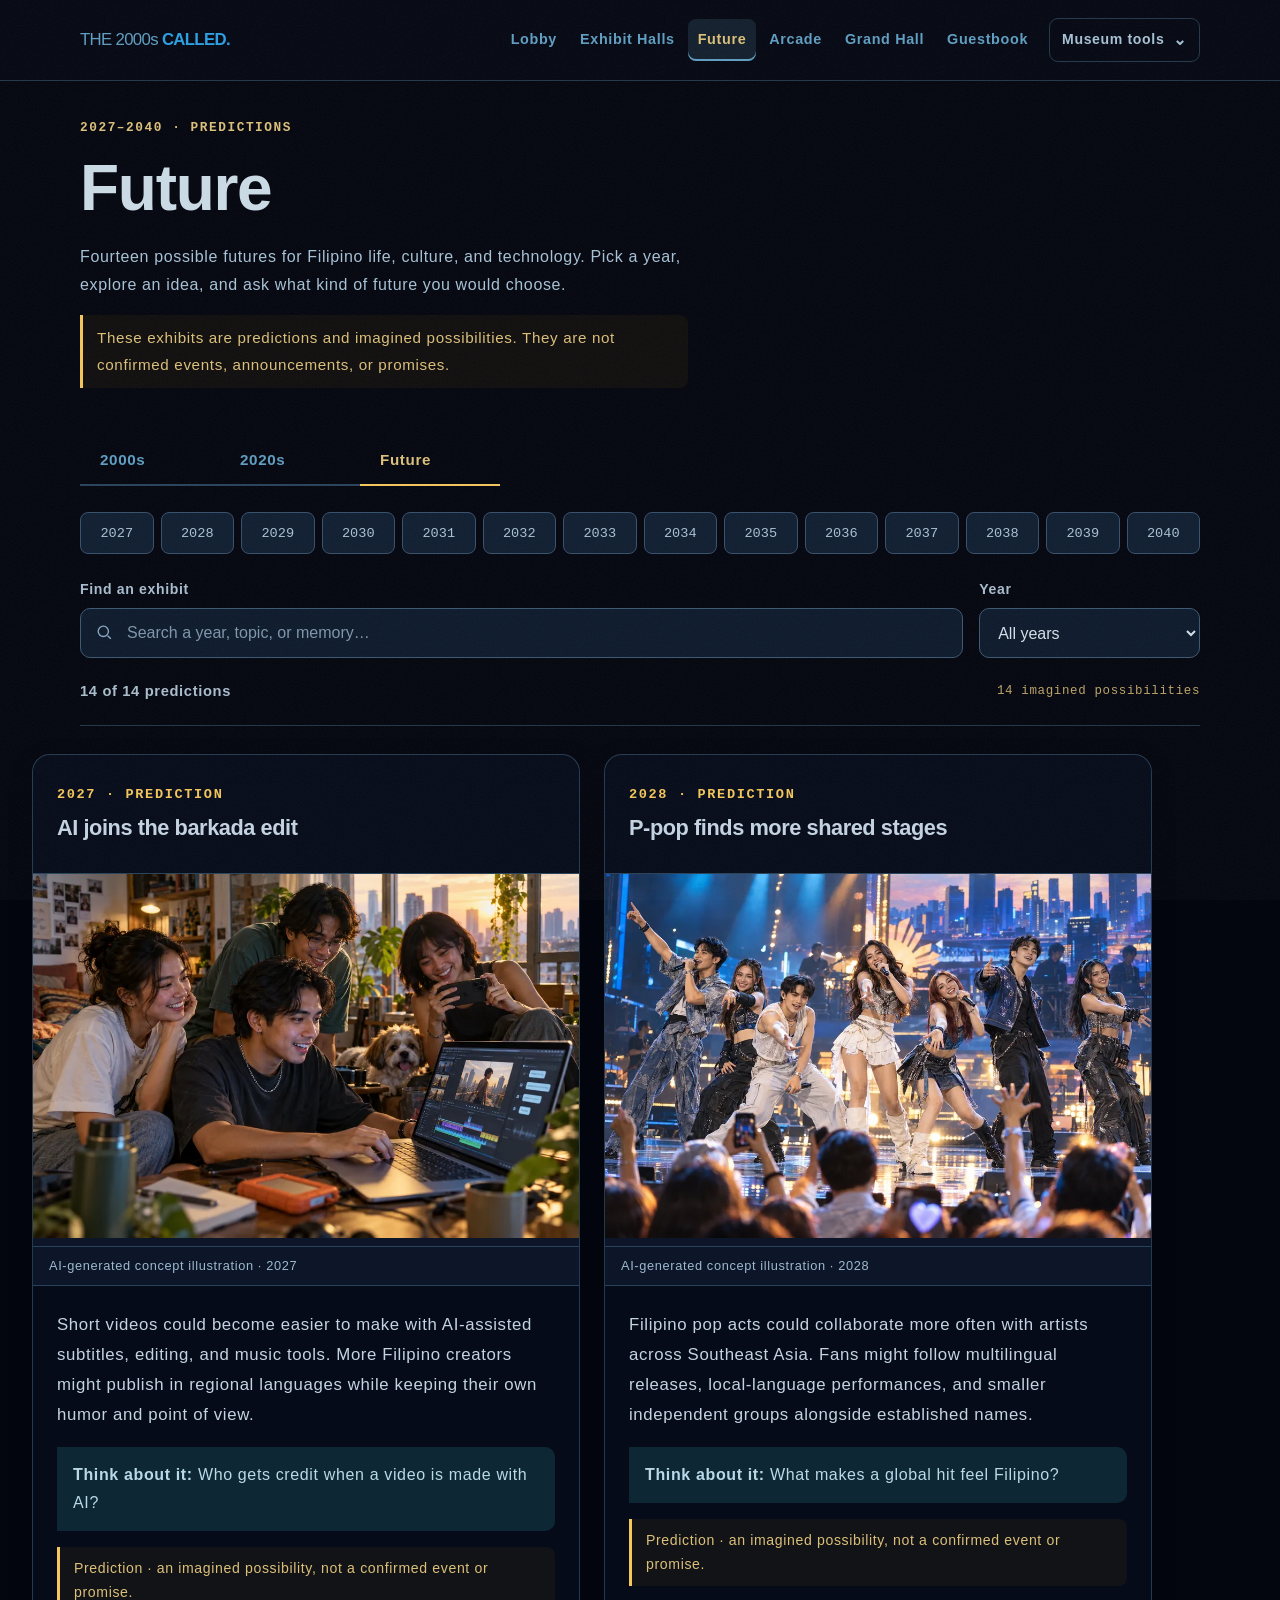
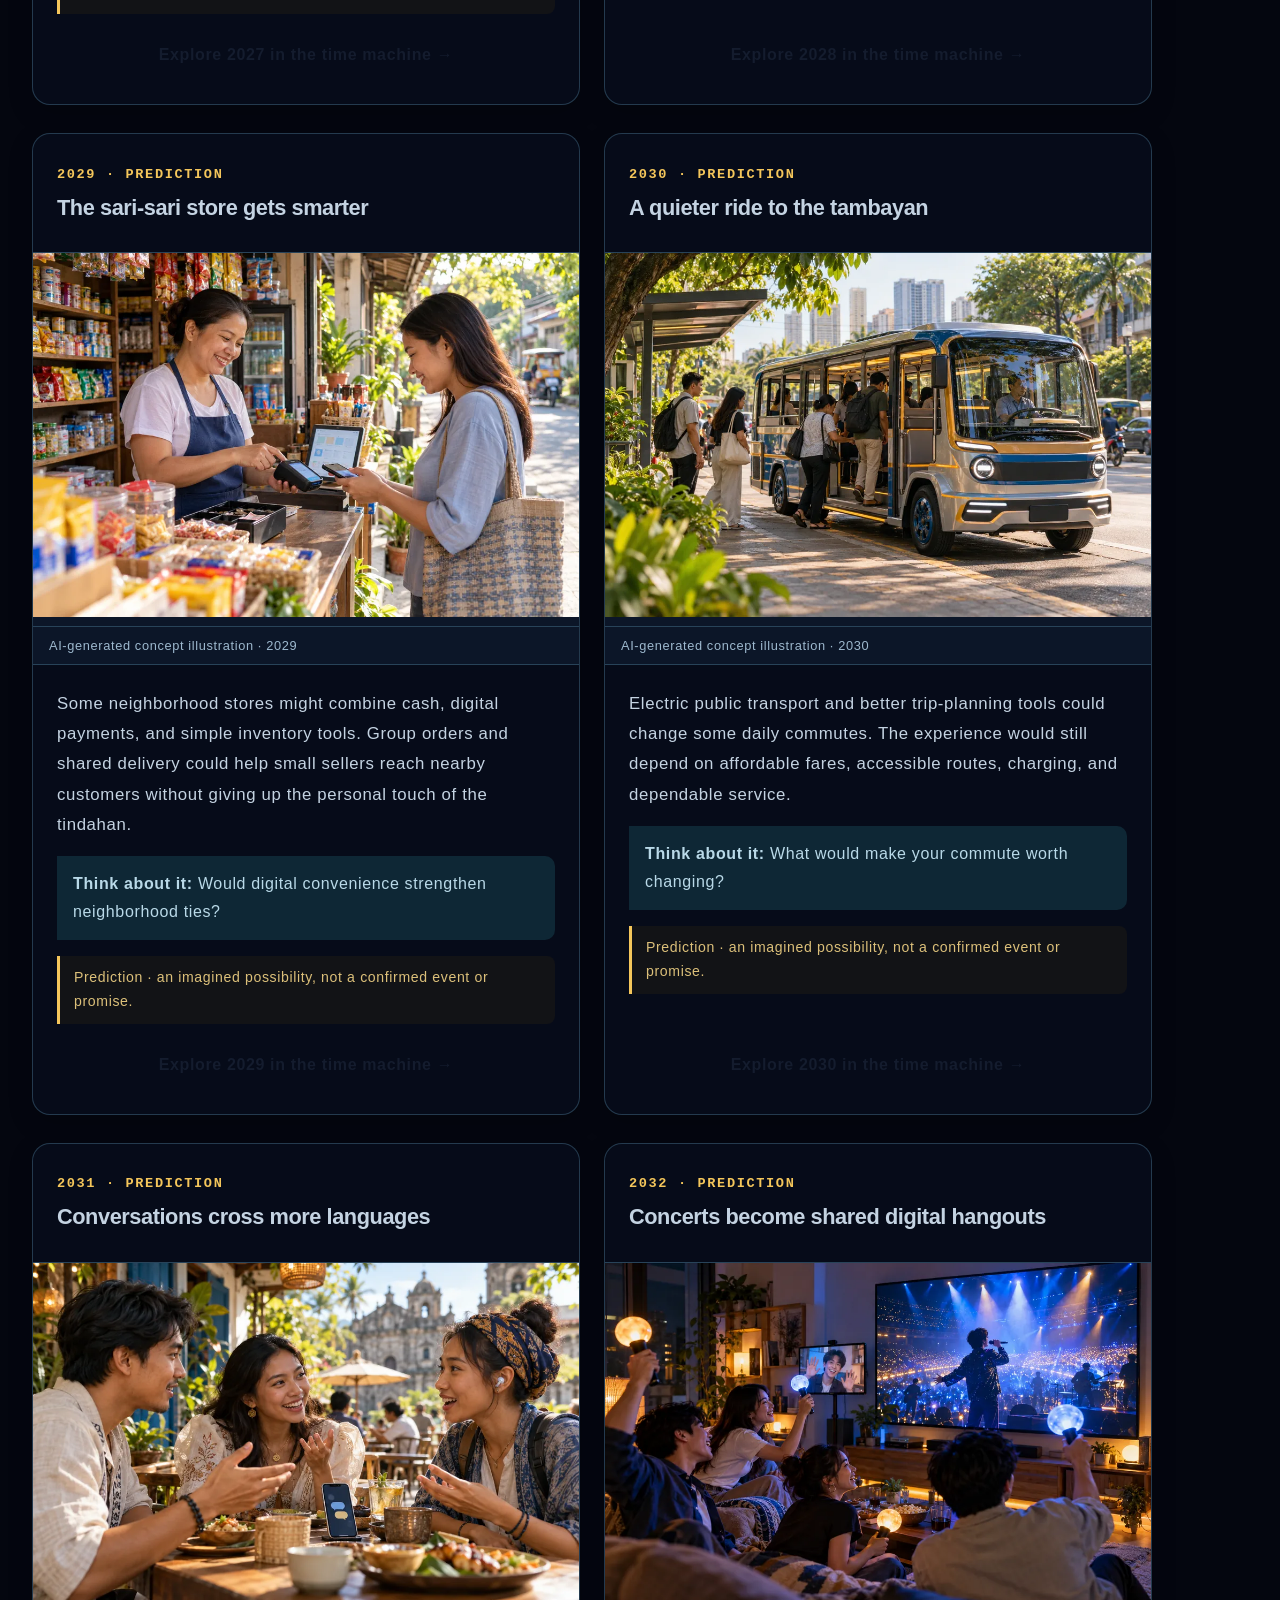
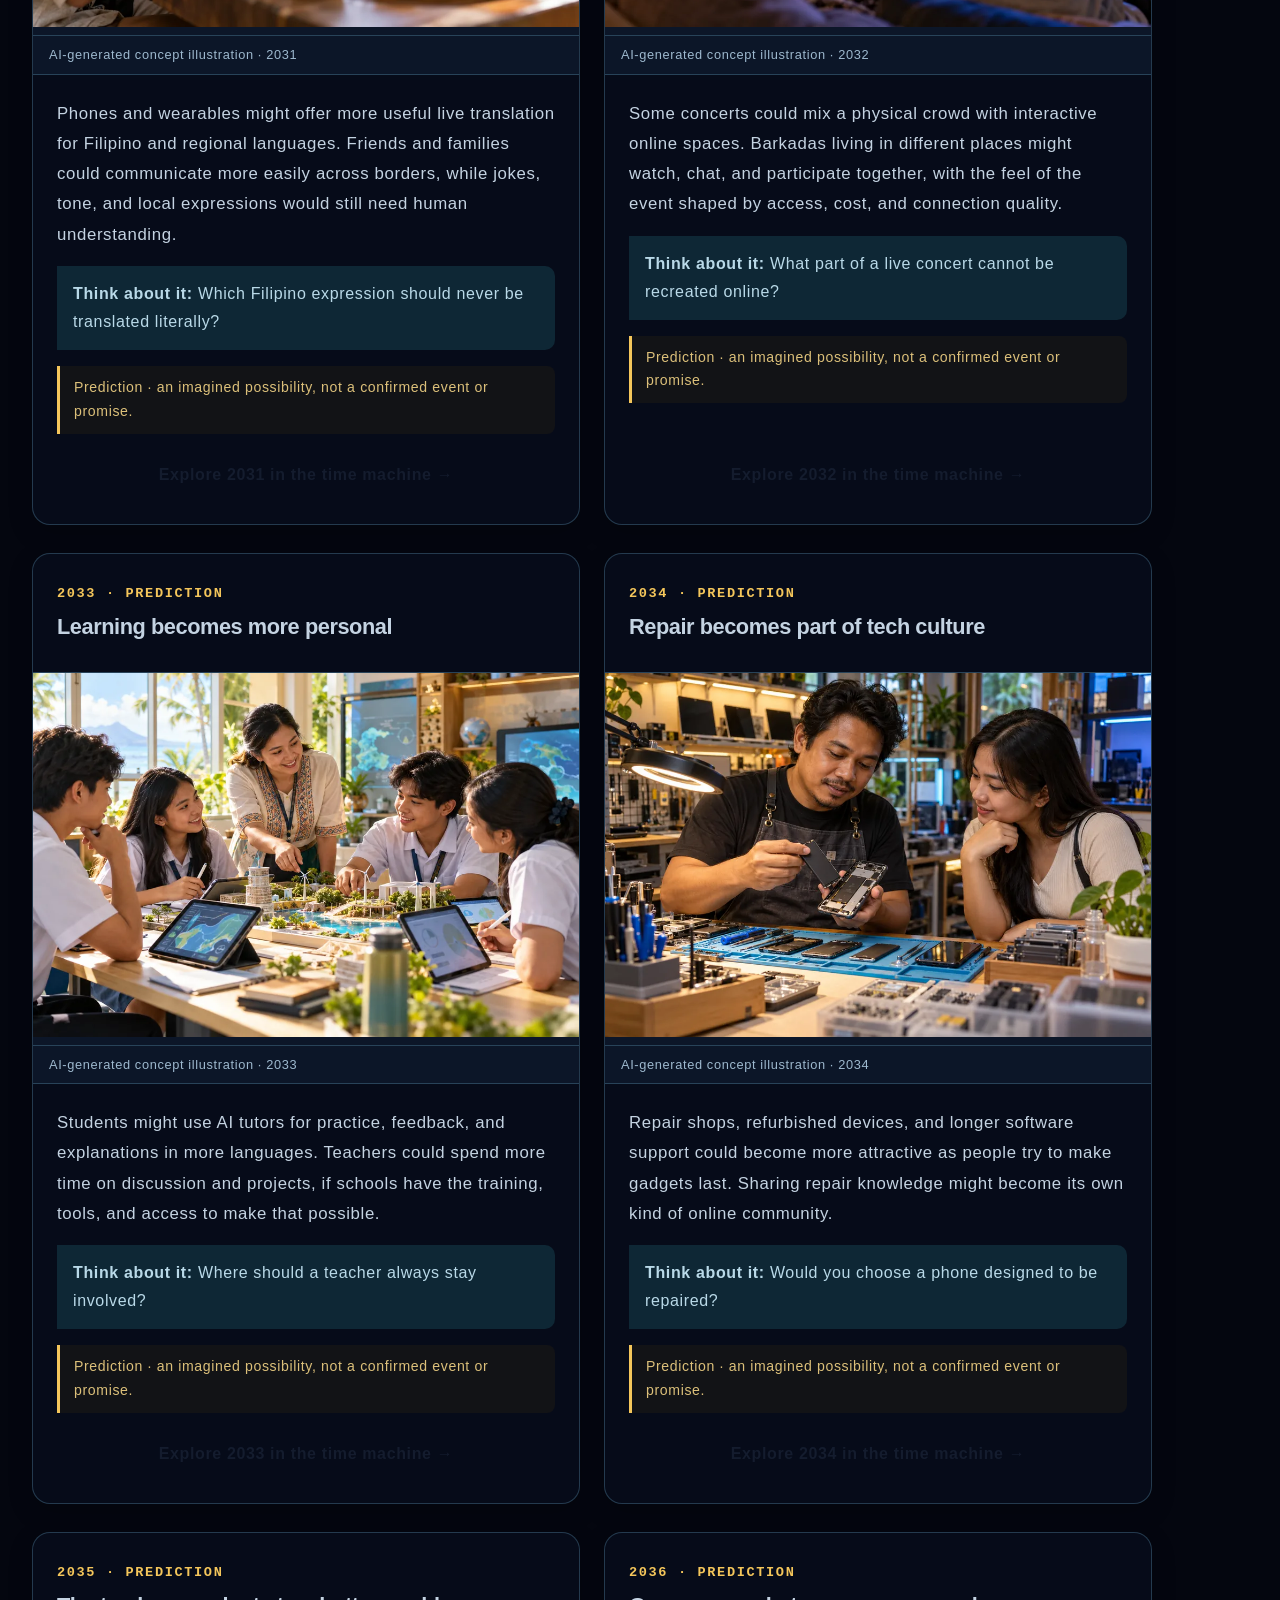
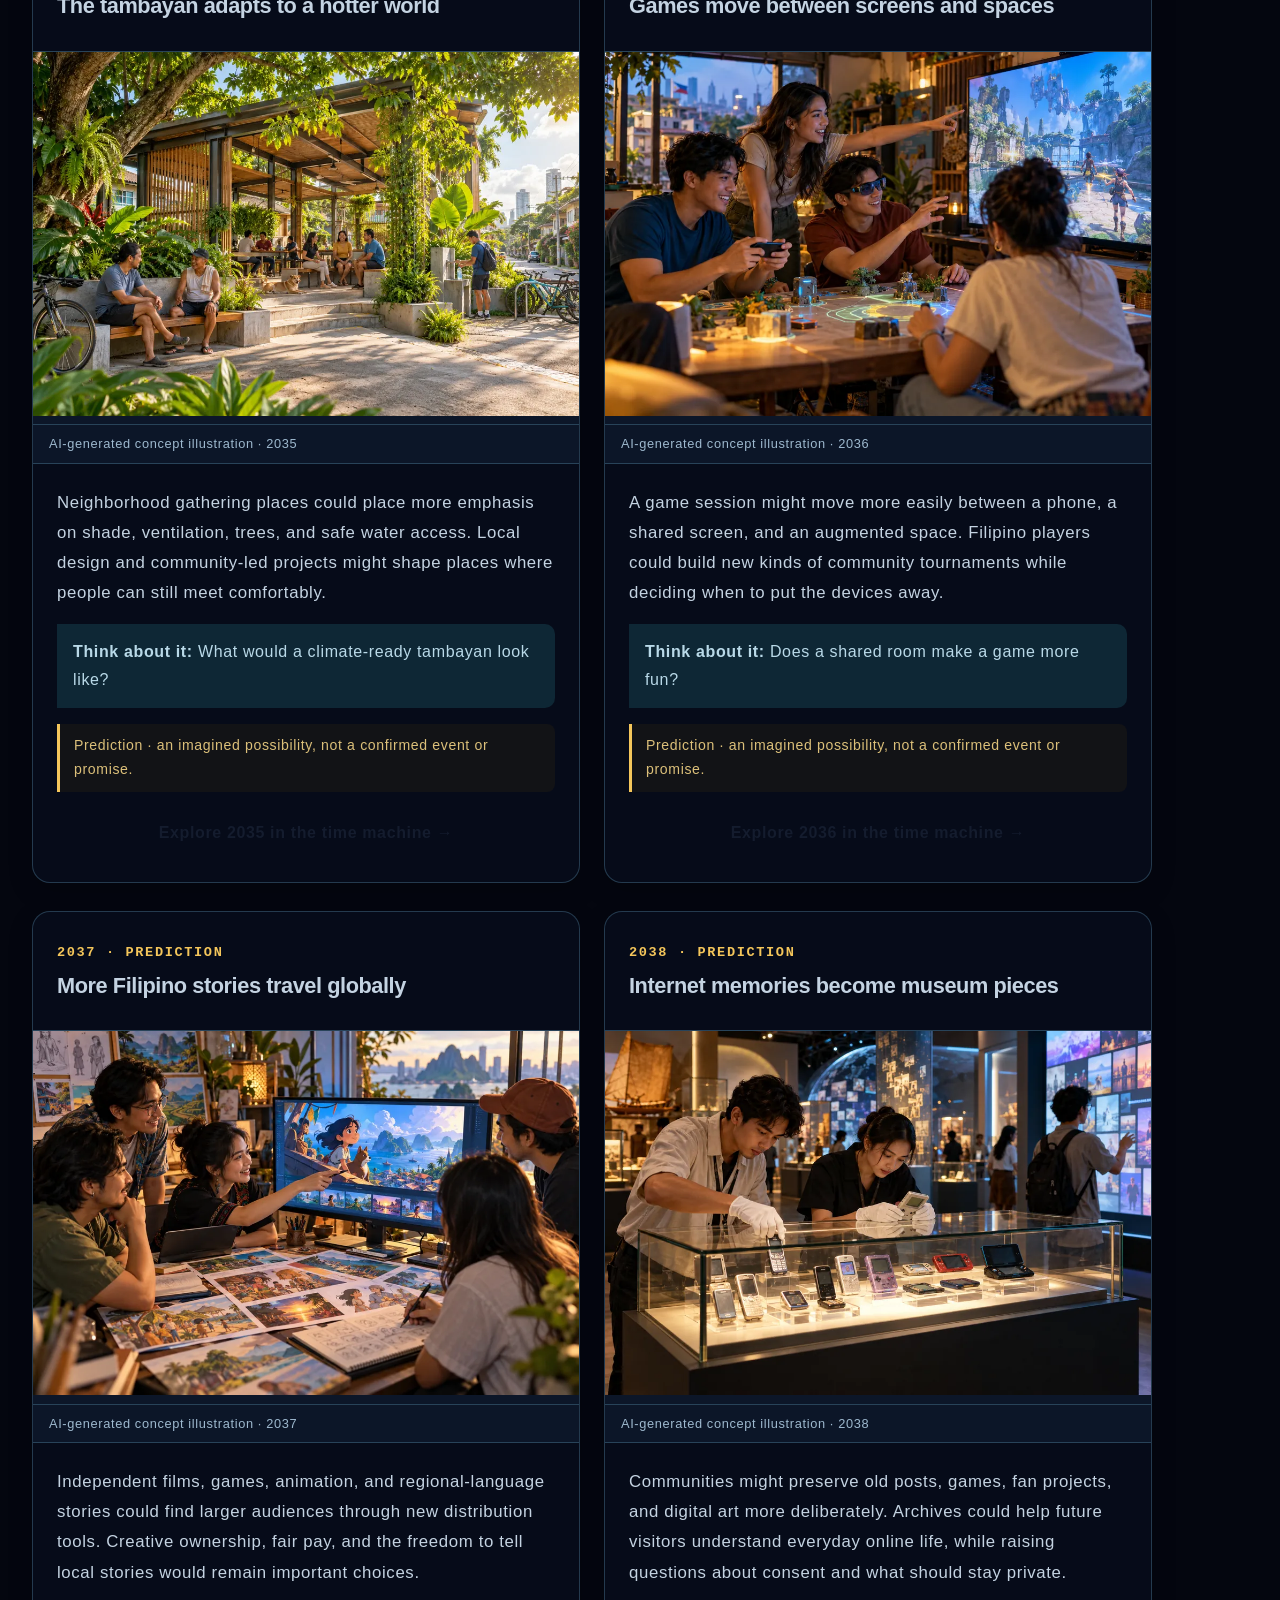
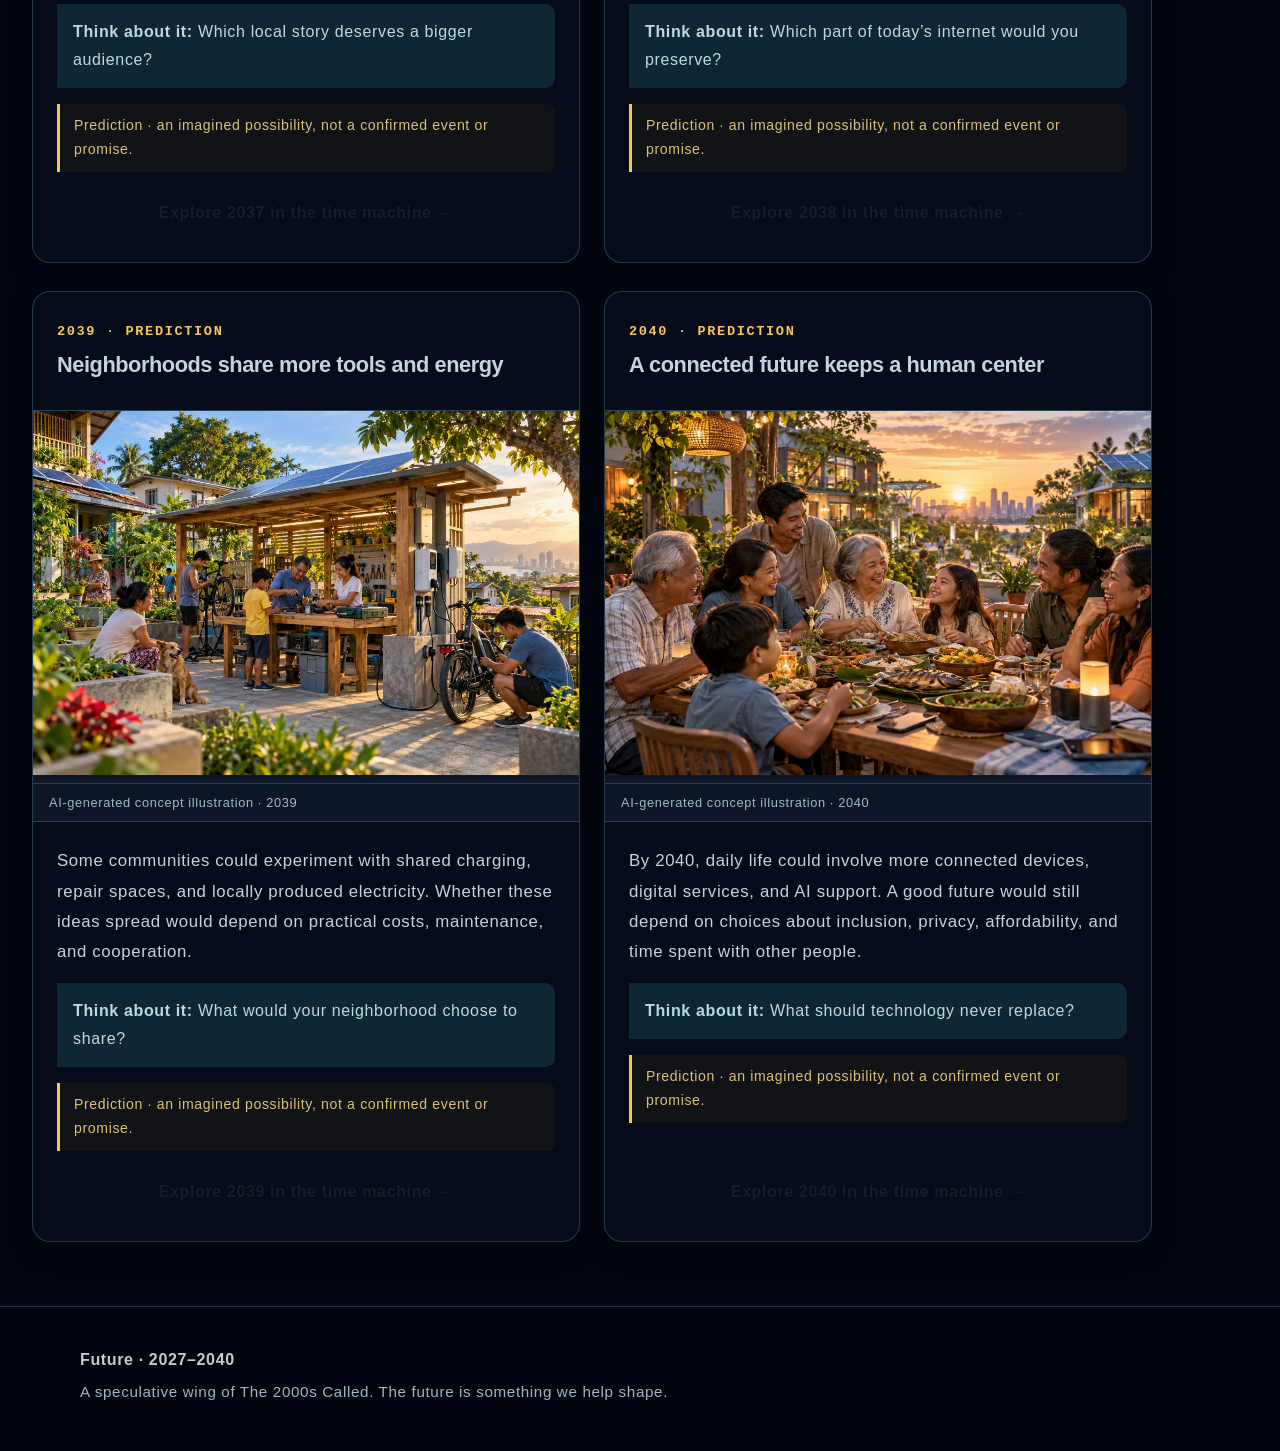
<file: exhibits-future.html>
<!DOCTYPE html>
<html lang="en">
<head>
<meta charset="utf-8">
<meta name="viewport" content="width=device-width,initial-scale=1,viewport-fit=cover">
<title>Future · Exhibit Halls · The 2000s Called</title>
<meta name="description" content="Explore possible Filipino futures from 2027 to 2040. These exhibits are predictions, not confirmed events.">
<link rel="preconnect" href="https://commons.wikimedia.org">
<link rel="dns-prefetch" href="https://commons.wikimedia.org">
<link rel="canonical" href="https://lrcadelcarmenIT.github.io/y2kcalled.ppc/exhibits-future.html">
<meta property="og:title" content="Future · Exhibit Halls · The 2000s Called">
<meta property="og:description" content="Explore possible Filipino futures from 2027 to 2040. These exhibits are predictions, not confirmed events.">
<meta property="og:type" content="website">
<meta property="og:url" content="https://lrcadelcarmenIT.github.io/y2kcalled.ppc/exhibits-future.html">
<meta name="twitter:card" content="summary">
<meta name="twitter:title" content="Future · Exhibit Halls · The 2000s Called">
<meta name="twitter:description" content="Explore possible Filipino futures from 2027 to 2040. These exhibits are predictions, not confirmed events.">
<link rel="stylesheet" href="museum.css?v=noshadow">
<link rel="stylesheet" href="layout.css?v=noglow">
<link rel="stylesheet" href="enhance.css?v=noglow">
</head>
<body class="future">
<div class="site-dust" id="site-dust" aria-hidden="true"></div>
<div class="grain" aria-hidden="true"></div>
<canvas id="confetti-canvas" aria-hidden="true"></canvas>
<a class="skip" href="#top">Skip to content</a>
<header class="mast"><div class="shell mast-row">
  <a class="mark" href="index.html">THE 2000s <b>CALLED.</b></a>
  <button type="button" class="nav-toggle" aria-controls="site-menu" aria-expanded="false">Menu</button>
  <nav id="site-menu" aria-label="Main navigation">
    <a href="index.html" id="nav-home">Lobby</a>
    <a href="exhibits.html" id="nav-archive">Exhibit Halls</a>
    <a href="exhibits-future.html" id="nav-future" aria-current="page">Future</a>
    <a href="play.html" id="nav-play">Arcade</a>
    <a href="walk.html" id="nav-walk">Grand Hall</a>
    <a href="guestbook.html" id="nav-gb">Guestbook</a>
    <details class="museum-extras"><summary>Museum tools</summary><div class="museum-extras-panel">
      <span class="badge off" id="stamp-badge"><span class="dot"></span>STAMPS <b id="stamp-count">0/11</b></span>
    </div></details>
  </nav>
</div></header>
<main id="top">
  <section class="future-intro shell" aria-labelledby="future-title">
    <p class="eyebrow">2027–2040 · PREDICTIONS</p>
    <h1 id="future-title">Future</h1>
    <p>Fourteen possible futures for Filipino life, culture, and technology. Pick a year, explore an idea, and ask what kind of future you would choose.</p>
    <p class="prediction-note">These exhibits are predictions and imagined possibilities. They are not confirmed events, announcements, or promises.</p>
  </section>
  <nav class="hall-switcher" aria-label="Exhibit halls"><a href="exhibits.html">2000s</a><a href="exhibits20.html">2020s</a><a href="exhibits-future.html" aria-current="page">Future</a></nav>
<div class="ex-list" id="future-exhibits"></div>
</main>
<footer class="foot"><div class="foot-grid"><div>
  <strong>Future · 2027–2040</strong>
  <p>A speculative wing of The 2000s Called. The future is something we help shape.</p>
</div></div></footer>
<button type="button" id="to-top" aria-label="Back to top">↑</button>
<button type="button" id="lang-toggle" hidden>TAGLISH</button>
<div class="celebrate" id="celebrate" hidden><div class="celebrate-card"><button type="button" id="celebrate-close">Close</button></div></div>
<script src="future.js?v=opt1"></script>
<script src="museum.js?v=noshadow"></script>
<script>
(function(){
  const list=document.getElementById('future-exhibits');
  Object.entries(window.FUTURE_PREDICTIONS).forEach(([id,d])=>{
    const card=document.createElement('article');
    card.className='ex-card';card.id='exhibit-'+id;
    card.innerHTML='<header class="ex-heading"><p class="ex-year">'+d.year+' · PREDICTION</p><h2>'+d.title+'</h2></header>'
      +'<figure class="future-photo"><img class="ex-photo" src="'+d.image.src+'" alt="'+d.image.alt+'" width="'+d.image.width+'" height="'+d.image.height+'" loading="lazy" decoding="async"><figcaption>'+d.image.caption+'</figcaption></figure>'
      +'<div class="ex-body"><p class="ex-text">'+d.body+'</p>'
      +'<p class="ex-tn"><b>Think about it:</b> '+d.question+'</p>'
      +'<p class="ex-src prediction-note">'+d.note+'</p>'
      +'<a class="ex-play future-travel" href="walk.html?year='+d.year+'">Explore '+d.year+' in the time machine →</a></div>';
    list.appendChild(card);
  });
  if(location.hash){const target=document.getElementById(location.hash.slice(1));if(target)requestAnimationFrame(()=>target.scrollIntoView({behavior:'instant'}));}
})();
</script>
<script src="enhance.js?v=opt1"></script>
</body>
</html>
</file>
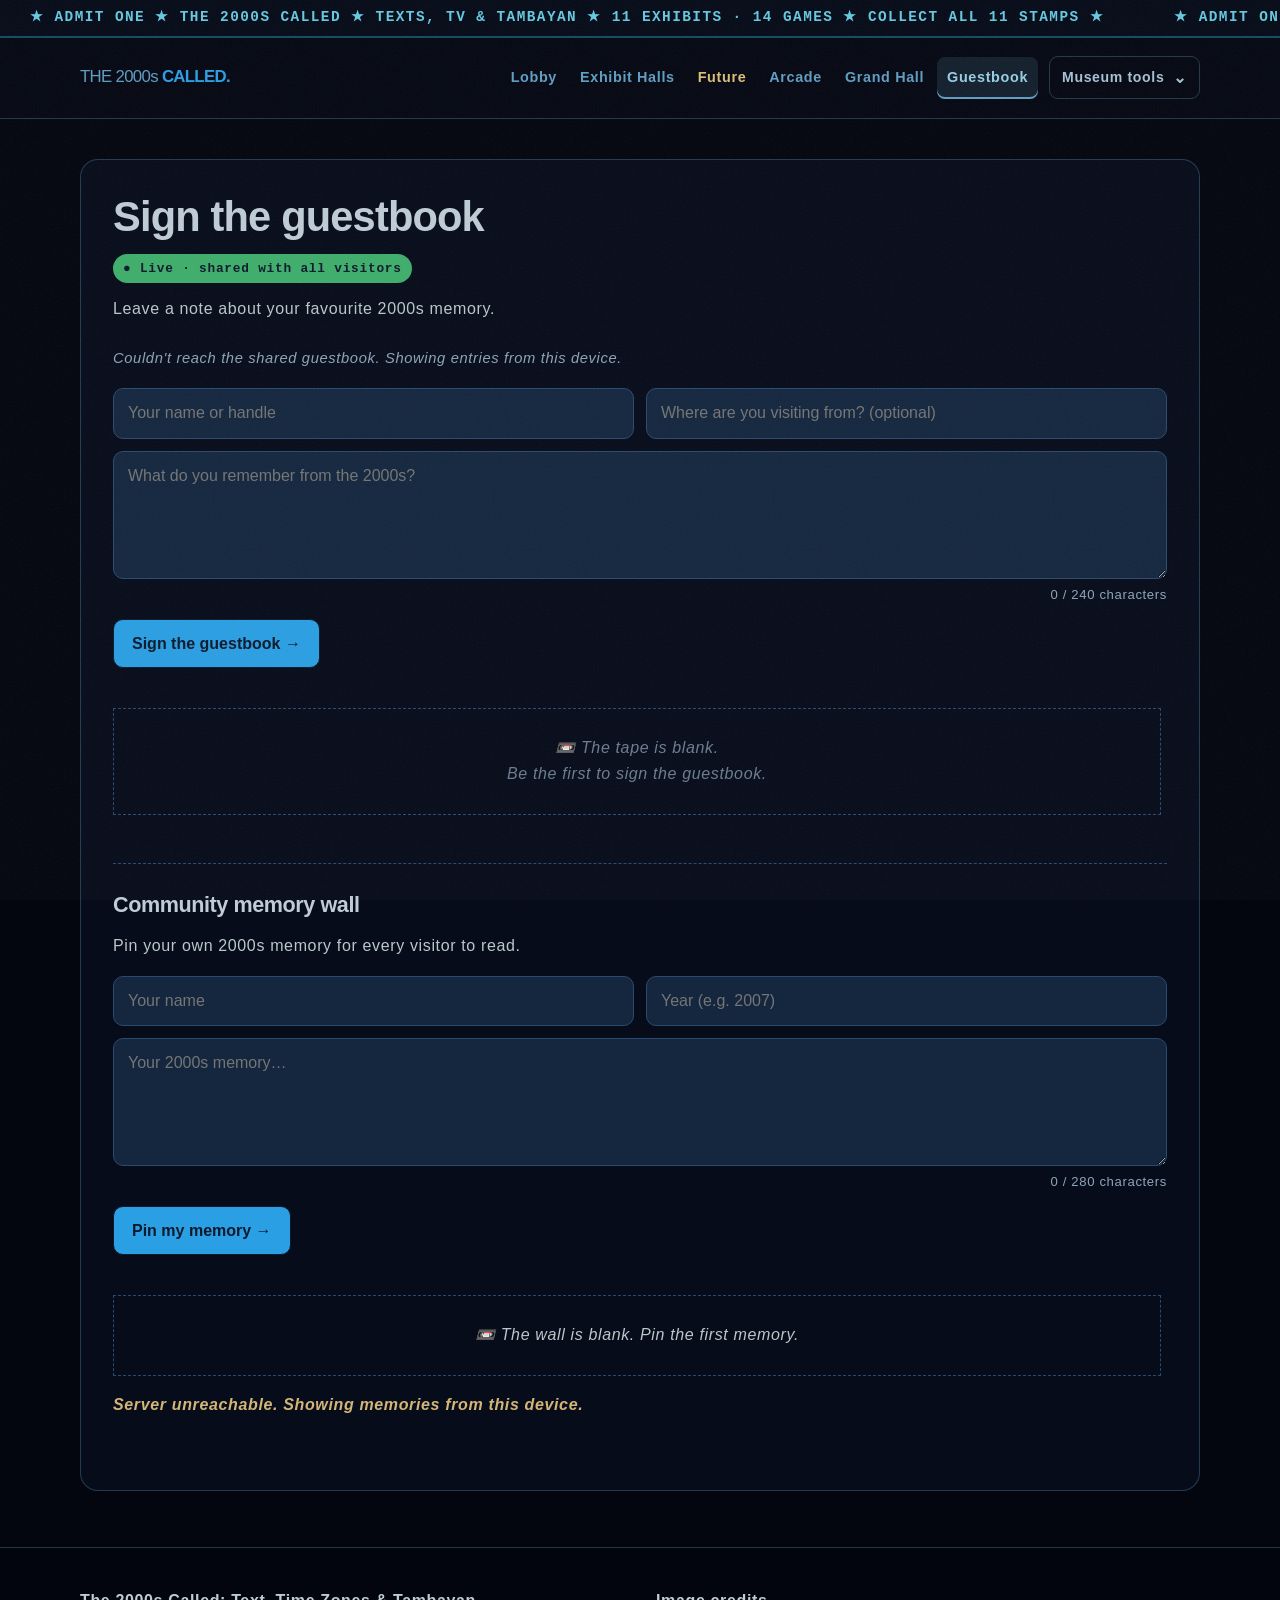
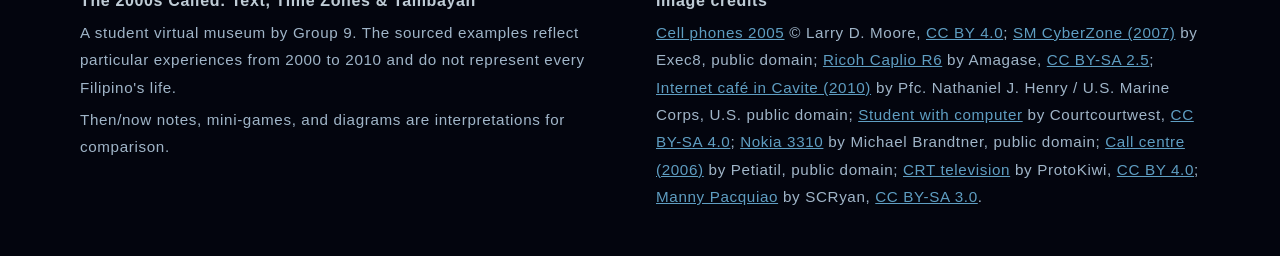
<file: guestbook.html>
<!DOCTYPE html>
<html lang="en">
<head>
<meta charset="utf-8">
<meta name="viewport" content="width=device-width,initial-scale=1,viewport-fit=cover">
<title>Guestbook · The 2000s Called</title>
<meta name="description" content="Sign the guestbook and leave a memory at The 2000s Called, a Philippine pop culture virtual museum.">
<link rel="preconnect" href="https://commons.wikimedia.org">
<link rel="dns-prefetch" href="https://commons.wikimedia.org">
<link rel="canonical" href="https://lrcadelcarmenIT.github.io/y2kcalled.ppc/guestbook.html">
<meta property="og:title" content="Guestbook · The 2000s Called">
<meta property="og:description" content="Sign the guestbook and leave a memory at The 2000s Called, a Philippine pop culture virtual museum.">
<meta property="og:type" content="website">
<meta property="og:url" content="https://lrcadelcarmenIT.github.io/y2kcalled.ppc/guestbook.html">
<meta name="twitter:card" content="summary">
<meta name="twitter:title" content="Guestbook · The 2000s Called">
<meta name="twitter:description" content="Sign the guestbook and leave a memory at The 2000s Called, a Philippine pop culture virtual museum.">
<link rel="stylesheet" href="museum.css?v=noshadow">
<link rel="stylesheet" href="layout.css?v=noglow">
<link rel="stylesheet" href="enhance.css?v=noglow">
</head>
<body class="future"><div class="site-dust" id="site-dust" aria-hidden="true"></div>

<div class="grain" aria-hidden="true"></div>
<canvas id="confetti-canvas" aria-hidden="true"></canvas>
<a class="skip" href="#top">Skip to content</a>
<div class="marquee" aria-hidden="true"><div class="marquee-inner">
<span>★ ADMIT ONE ★ THE 2000s CALLED ★ TEXTS, TV &amp; TAMBAYAN ★ 11 EXHIBITS · 14 GAMES ★ COLLECT ALL 11 STAMPS ★</span>
<span>★ ADMIT ONE ★ THE 2000s CALLED ★ TEXTS, TV &amp; TAMBAYAN ★ 11 EXHIBITS · 14 GAMES ★ COLLECT ALL 11 STAMPS ★</span>
</div>
</div>
<header class="mast"><div class="shell mast-row">
  <a class="mark" href="index.html">THE 2000s <b>CALLED.</b></a>
  <button type="button" class="nav-toggle" aria-controls="site-menu" aria-expanded="false">Menu</button>
  <nav id="site-menu" aria-label="Main navigation">
    <a href="index.html" id="nav-home">Lobby</a>
    <a href="exhibits.html" id="nav-archive">Exhibit Halls</a>
    <a href="exhibits-future.html" id="nav-future">Future</a>
    <a href="play.html" id="nav-play">Arcade</a>
    <a href="walk.html" id="nav-walk">Grand Hall</a>
    <a href="guestbook.html" id="nav-gb" aria-current="page">Guestbook</a>
    <details class="museum-extras"><summary>Museum tools</summary><div class="museum-extras-panel">
      <button type="button" class="badge off" id="lcd-toggle" aria-pressed="false" title="Turn the whole museum into a Nokia screen">NOKIA MODE</button>
      <button type="button" class="badge off" id="lang-toggle" aria-pressed="false" title="Filipino / English">TAGLISH</button>
      <span class="badge off" id="stamp-badge" aria-live="polite"><span class="dot"></span>STAMPS <b id="stamp-count">0/9</b></span>
    </div></details>
  </nav>
</div></header>

<main id="top">
<section class="guestbook" id="guestbook" aria-labelledby="gb-title">
    <div class="guestbook-inner">
      <h2 id="gb-title">Sign the guestbook</h2>
      <p class="presence" id="presence" hidden><span class="dot"></span><b id="presence-count">1</b> <span id="presence-txt">visiting right now</span></p>
      <span class="gb-badge" id="gb-badge" hidden>● Live · shared with all visitors</span>
      <p class="gb-intro" id="gb-intro">Leave a note about your favourite 2000s memory.</p>
      <p class="gb-note" id="gb-note" hidden></p>
      <form class="gb-form" id="gb-form" autocomplete="off">
        <input type="text" id="gb-name" maxlength="32" placeholder="Your name or handle" aria-label="Your name or handle" required>
        <input type="text" id="gb-where" maxlength="40" placeholder="Where are you visiting from? (optional)" aria-label="Where are you visiting from? (optional)">
        <textarea id="gb-msg" maxlength="240" placeholder="What do you remember from the 2000s?" aria-label="What do you remember from the 2000s?" required></textarea>
        <button type="submit" id="gb-submit">Sign the guestbook →</button>
      </form>
      <div class="gb-entries" id="gb-entries"></div>
      <div class="memwall">
        <h3 id="mem-title">Community memory wall</h3>
        <p id="mem-sub">Pin your own 2000s memory for every visitor to read.</p>
        <form class="gb-form" id="mem-form" autocomplete="off">
          <input type="text" id="mem-name" maxlength="40" placeholder="Your name" aria-label="Your name">
          <input type="text" id="mem-when" maxlength="12" placeholder="Year (e.g. 2007)" aria-label="Year">
          <textarea id="mem-msg" maxlength="280" placeholder="Your 2000s memory…" required aria-label="Your 2000s memory"></textarea>
          <button type="submit" id="mem-submit">Pin my memory →</button>
        </form>
        <div class="gb-entries" id="mem-entries"></div>
        <p class="gb-note" id="mem-note" hidden></p>
      </div>
    </div>
  </section>
</main>
<footer class="foot" id="about"><div class="foot-grid">
  <div>
    <strong>The 2000s Called: Text, Time Zones &amp; Tambayan</strong>
    <p>A student virtual museum by Group 9. The sourced examples reflect particular experiences from 2000 to 2010 and do not represent every Filipino's life.</p>
    <p>Then/now notes, mini-games, and diagrams are interpretations for comparison.</p>
  </div>
  <div>
    <strong>Image credits</strong>
    <p><a href="https://commons.wikimedia.org/wiki/File:Cell_phones_2005.jpg">Cell phones 2005</a> © Larry D. Moore, <a href="https://creativecommons.org/licenses/by/4.0/">CC BY 4.0</a>; <a href="https://commons.wikimedia.org/wiki/File:SMCyberZone_-_SM_MoA.jpg">SM CyberZone (2007)</a> by Exec8, public domain; <a href="https://commons.wikimedia.org/wiki/File:Ricoh_Caplio_R6.jpg">Ricoh Caplio R6</a> by Amagase, <a href="https://creativecommons.org/licenses/by-sa/2.5/">CC BY-SA 2.5</a>; <a href="https://commons.wikimedia.org/wiki/File:Internet_caf%C3%A9_in_Brgy._San_Jose,_Luzon.jpg">Internet café in Cavite (2010)</a> by Pfc. Nathaniel J. Henry / U.S. Marine Corps, U.S. public domain; <a href="https://commons.wikimedia.org/wiki/File:Student_with_computer.JPG">Student with computer</a> by Courtcourtwest, <a href="https://creativecommons.org/licenses/by-sa/4.0/">CC BY-SA 4.0</a>; <a href="https://commons.wikimedia.org/wiki/File:Nokia_3310_blue.jpg">Nokia 3310</a> by Michael Brandtner, public domain; <a href="https://commons.wikimedia.org/wiki/File:Callcentre.jpg">Call centre (2006)</a> by Petiatil, public domain; <a href="https://commons.wikimedia.org/wiki/File:1990s_Television_Set.jpg">CRT television</a> by ProtoKiwi, <a href="https://creativecommons.org/licenses/by/4.0/">CC BY 4.0</a>; <a href="https://commons.wikimedia.org/wiki/File:Manny_Pacman_Pacquiao_1.jpg">Manny Pacquiao</a> by SCRyan, <a href="https://creativecommons.org/licenses/by-sa/3.0/">CC BY-SA 3.0</a>.</p>
  </div>
</div></footer>
<button type="button" id="to-top" aria-label="Back to top" title="Back to top">↑</button>
<div class="celebrate" id="celebrate" role="dialog" aria-modal="true" aria-labelledby="celebrate-title" hidden>
  <div class="celebrate-card">
    <div class="celebrate-stamp" aria-hidden="true">★</div>
    <h2 id="celebrate-title">Certified 2000s kid!</h2>
    <p>You collected all <strong>9 museum stamps</strong>.<br>Texts, TV &amp; tambayan, fully explored.</p>
    <button type="button" class="action" id="celebrate-close">Keep exploring</button>
  </div>
</div>
<script src="museum.js?v=noshadow"></script>
<script src="enhance.js?v=opt1"></script>
</body>
</html>
</file>
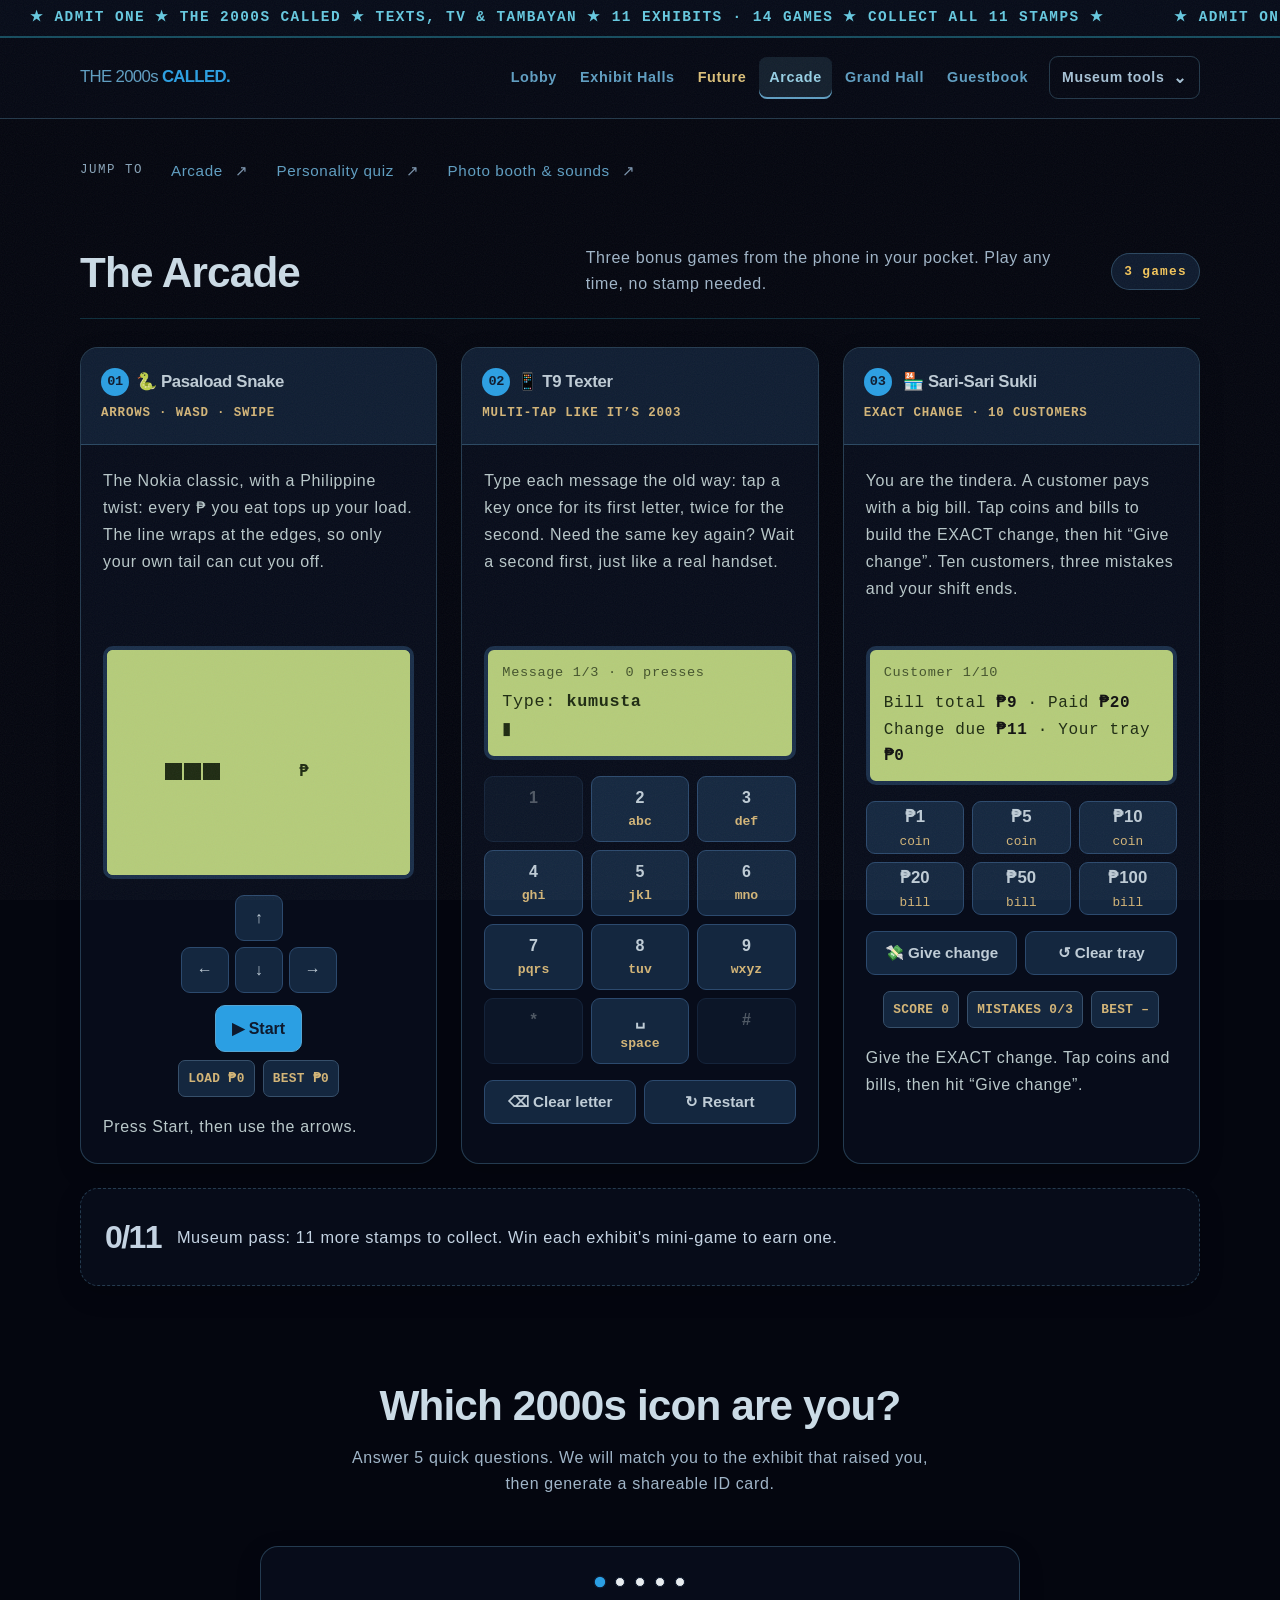
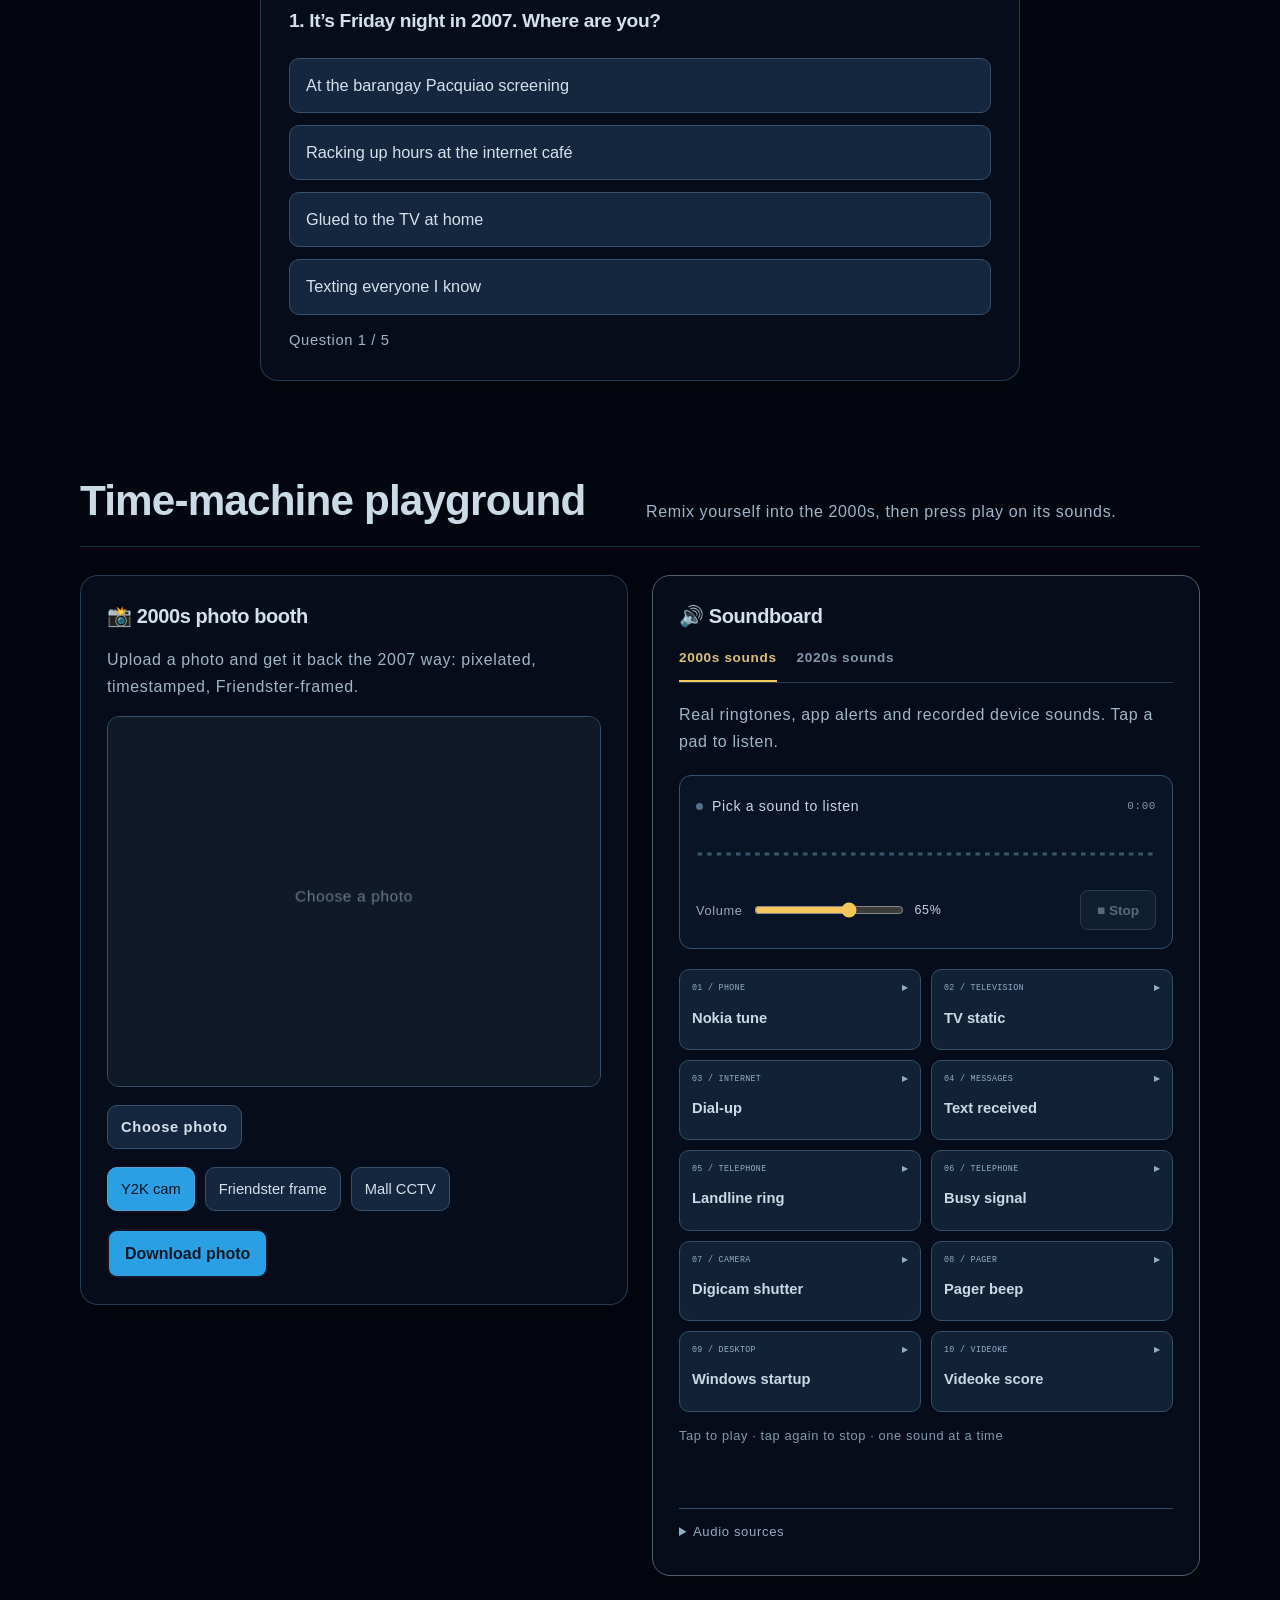
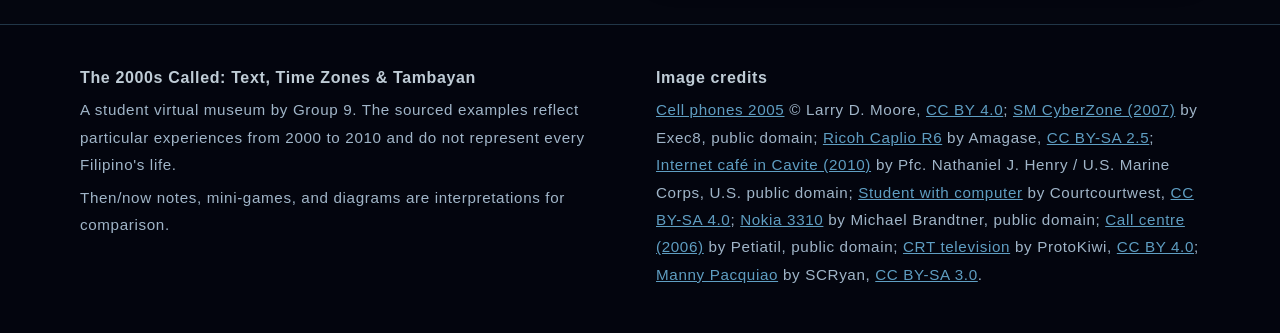
<file: play.html>
<!DOCTYPE html>
<html lang="en">
<head>
<meta charset="utf-8">
<meta name="viewport" content="width=device-width,initial-scale=1,viewport-fit=cover">
<title>Arcade & Playground · The 2000s Called</title>
<meta name="description" content="Play the arcade games and playground activities of The 2000s Called, a Philippine pop culture virtual museum.">
<link rel="preconnect" href="https://commons.wikimedia.org">
<link rel="dns-prefetch" href="https://commons.wikimedia.org">
<link rel="canonical" href="https://lrcadelcarmenIT.github.io/y2kcalled.ppc/play.html">
<meta property="og:title" content="Arcade &amp; Playground · The 2000s Called">
<meta property="og:description" content="Play the arcade games and playground activities of The 2000s Called, a Philippine pop culture virtual museum.">
<meta property="og:type" content="website">
<meta property="og:url" content="https://lrcadelcarmenIT.github.io/y2kcalled.ppc/play.html">
<meta name="twitter:card" content="summary">
<meta name="twitter:title" content="Arcade &amp; Playground · The 2000s Called">
<meta name="twitter:description" content="Play the arcade games and playground activities of The 2000s Called, a Philippine pop culture virtual museum.">
<link rel="stylesheet" href="museum.css?v=noshadow">
<link rel="stylesheet" href="layout.css?v=noglow">
<link rel="stylesheet" href="enhance.css?v=noglow">
</head>
<body class="future"><div class="site-dust" id="site-dust" aria-hidden="true"></div>

<div class="grain" aria-hidden="true"></div>
<canvas id="confetti-canvas" aria-hidden="true"></canvas>
<a class="skip" href="#top">Skip to content</a>
<div class="marquee" aria-hidden="true"><div class="marquee-inner">
<span>★ ADMIT ONE ★ THE 2000s CALLED ★ TEXTS, TV &amp; TAMBAYAN ★ 11 EXHIBITS · 14 GAMES ★ COLLECT ALL 11 STAMPS ★</span>
<span>★ ADMIT ONE ★ THE 2000s CALLED ★ TEXTS, TV &amp; TAMBAYAN ★ 11 EXHIBITS · 14 GAMES ★ COLLECT ALL 11 STAMPS ★</span>
</div>
</div>
<header class="mast"><div class="shell mast-row">
  <a class="mark" href="index.html">THE 2000s <b>CALLED.</b></a>
  <button type="button" class="nav-toggle" aria-controls="site-menu" aria-expanded="false">Menu</button>
  <nav id="site-menu" aria-label="Main navigation">
    <a href="index.html" id="nav-home">Lobby</a>
    <a href="exhibits.html" id="nav-archive">Exhibit Halls</a>
    <a href="exhibits-future.html" id="nav-future">Future</a>
    <a href="play.html" id="nav-play" aria-current="page">Arcade</a>
    <a href="walk.html" id="nav-walk">Grand Hall</a>
    <a href="guestbook.html" id="nav-gb">Guestbook</a>
    <details class="museum-extras"><summary>Museum tools</summary><div class="museum-extras-panel">
      <button type="button" class="badge off" id="lcd-toggle" aria-pressed="false" title="Turn the whole museum into a Nokia screen">NOKIA MODE</button>
      <button type="button" class="badge off" id="lang-toggle" aria-pressed="false" title="Filipino / English">TAGLISH</button>
      <span class="badge off" id="stamp-badge" aria-live="polite"><span class="dot"></span>STAMPS <b id="stamp-count">0/9</b></span>
    </div></details>
  </nav>
</div></header>

<main id="top">
<section class="arcade" id="arcade" aria-labelledby="arc-title">
    <div class="section-heading"><h2 id="arc-title">The Arcade</h2><p id="arc-sub">Three bonus games from the phone in your pocket. Play any time, no stamp needed.</p><span class="arc-count">3 games</span></div>
    <div class="arc-grid">
      <article class="arc-card"><div class="mini-head"><h3><span class="arc-num">01</span>🐍 Pasaload Snake</h3><span class="mini-tag">Arrows · WASD · swipe</span></div><div class="arc-body">
        <p>The Nokia classic, with a Philippine twist: every ₱ you eat tops up your load. The line wraps at the edges, so only your own tail can cut you off.</p>
        <canvas id="snk" class="lcd" width="320" height="240" tabindex="0" aria-label="Snake game screen"></canvas>
        <div class="arc-row"><div class="dpad" aria-label="Direction pad"><button type="button" data-k="ArrowUp" aria-label="Up">↑</button><button type="button" data-k="ArrowLeft" aria-label="Left">←</button><button type="button" data-k="ArrowDown" aria-label="Down">↓</button><button type="button" data-k="ArrowRight" aria-label="Right">→</button></div>
        <div><button class="mini-start" id="snk-go" type="button">▶ Start</button><div class="arc-hud mini-hud"><span>Load ₱<b id="snk-score">0</b></span><span>Best ₱<b id="snk-best">0</b></span></div></div></div>
        <p id="snk-msg" style="margin:14px 0 0" aria-live="polite">Press Start, then use the arrows.</p>
      </div></article>
      <article class="arc-card"><div class="mini-head"><h3><span class="arc-num">02</span>📱 T9 Texter</h3><span class="mini-tag">Multi-tap like it’s 2003</span></div><div class="arc-body">
        <p>Type each message the old way: tap a key once for its first letter, twice for the second. Need the same key again? Wait a second first, just like a real handset.</p>
        <div class="lcd t9-screen" aria-live="polite"><small id="t9-info">Message 1/3</small>Type: <b id="t9-target"></b><br><span id="t9-out"></span></div>
        <div class="t9-pad" id="t9-pad"></div>
        <div class="t9-ctl"><button type="button" id="t9-del">⌫ Clear letter</button><button type="button" id="t9-reset">↻ Restart</button></div>
      </div></article>
      <article class="arc-card"><div class="mini-head"><h3><span class="arc-num">03</span> 🏪 Sari-Sari Sukli</h3><span class="mini-tag">Exact change · 10 customers</span></div><div class="arc-body">
        <p>You are the tindera. A customer pays with a big bill. Tap coins and bills to build the EXACT change, then hit “Give change”. Ten customers, three mistakes and your shift ends.</p>
        <div class="lcd suk-screen"><small id="suk-info">Customer 1/10</small><div>Bill total <b id="suk-total">₱0</b> · Paid <b id="suk-paid">₱0</b></div><div>Change due <b id="suk-due">₱0</b> · Your tray <b id="suk-tray">₱0</b></div></div>
        <div class="suk-pad" id="suk-pad" role="group" aria-label="Denominations">
          <button type="button" data-v="1">₱1<small>coin</small></button>
          <button type="button" data-v="5">₱5<small>coin</small></button>
          <button type="button" data-v="10">₱10<small>coin</small></button>
          <button type="button" data-v="20">₱20<small>bill</small></button>
          <button type="button" data-v="50">₱50<small>bill</small></button>
          <button type="button" data-v="100">₱100<small>bill</small></button>
        </div>
        <div class="t9-ctl"><button type="button" id="suk-give">💸 Give change</button><button type="button" id="suk-clear">↺ Clear tray</button><button type="button" id="suk-again" hidden>↻ New shift</button></div>
        <div class="arc-hud mini-hud"><span>Score <b id="suk-score">0</b></span><span>Mistakes <b id="suk-miss">0</b>/3</span><span>Best <b id="suk-best">–</b></span></div>
        <p id="suk-msg" style="margin:14px 0 0" aria-live="polite"></p>
      </div></article>
      
      <article class="arc-card pass-card" id="pass-card"><strong id="pass-n">0/14</strong><p id="pass-msg"></p><button class="action" id="pass-copy" type="button" hidden>Copy my result</button></article>
    </div>
  </section>
<section class="quizsec" id="quiz" aria-labelledby="quiz-title">
    <div class="section-heading">
      <h2 id="quiz-title">Which 2000s icon are you?</h2>
      <p id="quiz-sub">Answer 5 quick questions. We will match you to the exhibit that raised you, then generate a shareable ID card.</p>
    </div>
    <div class="quizbox" id="pquiz">
      <h3 id="pq-q"></h3>
      <div class="pq-opts" id="pq-opts"></div>
      <p class="pq-progress" id="pq-progress"></p>
    </div>
    <div class="pq-result" id="pq-result" hidden>
      <canvas id="pq-card" width="600" height="340" aria-label="Your 2000s ID card"></canvas>
      <div class="pq-actions">
        <button type="button" class="action" id="pq-dl">Download my ID card</button>
        <button type="button" class="action secondary" id="pq-retry">Retake</button>
      </div>
    </div>
  </section>
<section class="playground" id="playground" aria-labelledby="pg-title">
    <div class="section-heading">
      <h2 id="pg-title">Time-machine playground</h2>
      <p id="pg-sub">Remix yourself into the 2000s, then press play on its sounds.</p>
    </div>
    <div class="pg-grid">
      <article class="pg-card">
        <h3 id="pb-title">2000s photo booth</h3>
        <p id="pb-sub">Upload a photo and get it back the 2007 way: pixelated, timestamped, Friendster-framed.</p>
        <canvas id="pb-canvas" width="480" height="360" aria-label="Photo booth preview"></canvas>
        <div class="pg-row">
          <label class="pg-file"><span id="pb-choose">Choose photo</span><input type="file" id="pb-file" accept="image/*" hidden></label>
        </div>
        <div class="pg-row" role="group" aria-label="Filters">
          <button type="button" class="chip on" data-f="y2k">Y2K cam</button>
          <button type="button" class="chip" data-f="friendster">Friendster frame</button>
          <button type="button" class="chip" data-f="cctv">Mall CCTV</button>
        </div>
        <button type="button" class="action" id="pb-dl">Download photo</button>
      </article>
      <article class="pg-card" id="soundboard">
        <h3 id="sb-title">Soundboard</h3>
        <p id="sb-sub">Real ringtones, app alerts and recorded device sounds. Tap a pad to listen.</p>
        <div class="pg-row">
          <button type="button" class="action secondary" id="sb-nokia">Nokia tune</button>
          <button type="button" class="action secondary" id="sb-static">TV static</button>
          <button type="button" class="action secondary" id="sb-dial">Dial-up</button>
          <button type="button" class="action secondary" id="sb-sms">Text received</button>
          <button type="button" class="action secondary" id="sb-ring">Landline ring</button>
          <button type="button" class="action secondary" id="sb-busy">Busy signal</button>
          <button type="button" class="action secondary" id="sb-shutter">Digicam shutter</button>
          <button type="button" class="action secondary" id="sb-pager">Pager beep</button>
          <button type="button" class="action secondary" id="sb-windows">Windows startup</button>
          <button type="button" class="action secondary" id="sb-videoke">Videoke score</button>
        </div>
        <p class="pg-note" id="sb-note" aria-live="polite"></p>
      </article>
    </div>
  </section>
</main>
<footer class="foot" id="about"><div class="foot-grid">
  <div>
    <strong>The 2000s Called: Text, Time Zones &amp; Tambayan</strong>
    <p>A student virtual museum by Group 9. The sourced examples reflect particular experiences from 2000 to 2010 and do not represent every Filipino's life.</p>
    <p>Then/now notes, mini-games, and diagrams are interpretations for comparison.</p>
  </div>
  <div>
    <strong>Image credits</strong>
    <p><a href="https://commons.wikimedia.org/wiki/File:Cell_phones_2005.jpg">Cell phones 2005</a> © Larry D. Moore, <a href="https://creativecommons.org/licenses/by/4.0/">CC BY 4.0</a>; <a href="https://commons.wikimedia.org/wiki/File:SMCyberZone_-_SM_MoA.jpg">SM CyberZone (2007)</a> by Exec8, public domain; <a href="https://commons.wikimedia.org/wiki/File:Ricoh_Caplio_R6.jpg">Ricoh Caplio R6</a> by Amagase, <a href="https://creativecommons.org/licenses/by-sa/2.5/">CC BY-SA 2.5</a>; <a href="https://commons.wikimedia.org/wiki/File:Internet_caf%C3%A9_in_Brgy._San_Jose,_Luzon.jpg">Internet café in Cavite (2010)</a> by Pfc. Nathaniel J. Henry / U.S. Marine Corps, U.S. public domain; <a href="https://commons.wikimedia.org/wiki/File:Student_with_computer.JPG">Student with computer</a> by Courtcourtwest, <a href="https://creativecommons.org/licenses/by-sa/4.0/">CC BY-SA 4.0</a>; <a href="https://commons.wikimedia.org/wiki/File:Nokia_3310_blue.jpg">Nokia 3310</a> by Michael Brandtner, public domain; <a href="https://commons.wikimedia.org/wiki/File:Callcentre.jpg">Call centre (2006)</a> by Petiatil, public domain; <a href="https://commons.wikimedia.org/wiki/File:1990s_Television_Set.jpg">CRT television</a> by ProtoKiwi, <a href="https://creativecommons.org/licenses/by/4.0/">CC BY 4.0</a>; <a href="https://commons.wikimedia.org/wiki/File:Manny_Pacman_Pacquiao_1.jpg">Manny Pacquiao</a> by SCRyan, <a href="https://creativecommons.org/licenses/by-sa/3.0/">CC BY-SA 3.0</a>.</p>
  </div>
</div></footer>
<button type="button" id="to-top" aria-label="Back to top" title="Back to top">↑</button>
<div class="celebrate" id="celebrate" role="dialog" aria-modal="true" aria-labelledby="celebrate-title" hidden>
  <div class="celebrate-card">
    <div class="celebrate-stamp" aria-hidden="true">★</div>
    <h2 id="celebrate-title">Certified 2000s kid!</h2>
    <p>You collected all <strong>9 museum stamps</strong>.<br>Texts, TV &amp; tambayan, fully explored.</p>
    <button type="button" class="action" id="celebrate-close">Keep exploring</button>
  </div>
</div>
<script src="soundboard.js?v=opt1"></script>
<script src="museum.js?v=noshadow"></script>
<script src="enhance.js?v=opt1"></script>
</body>
</html>
</file>
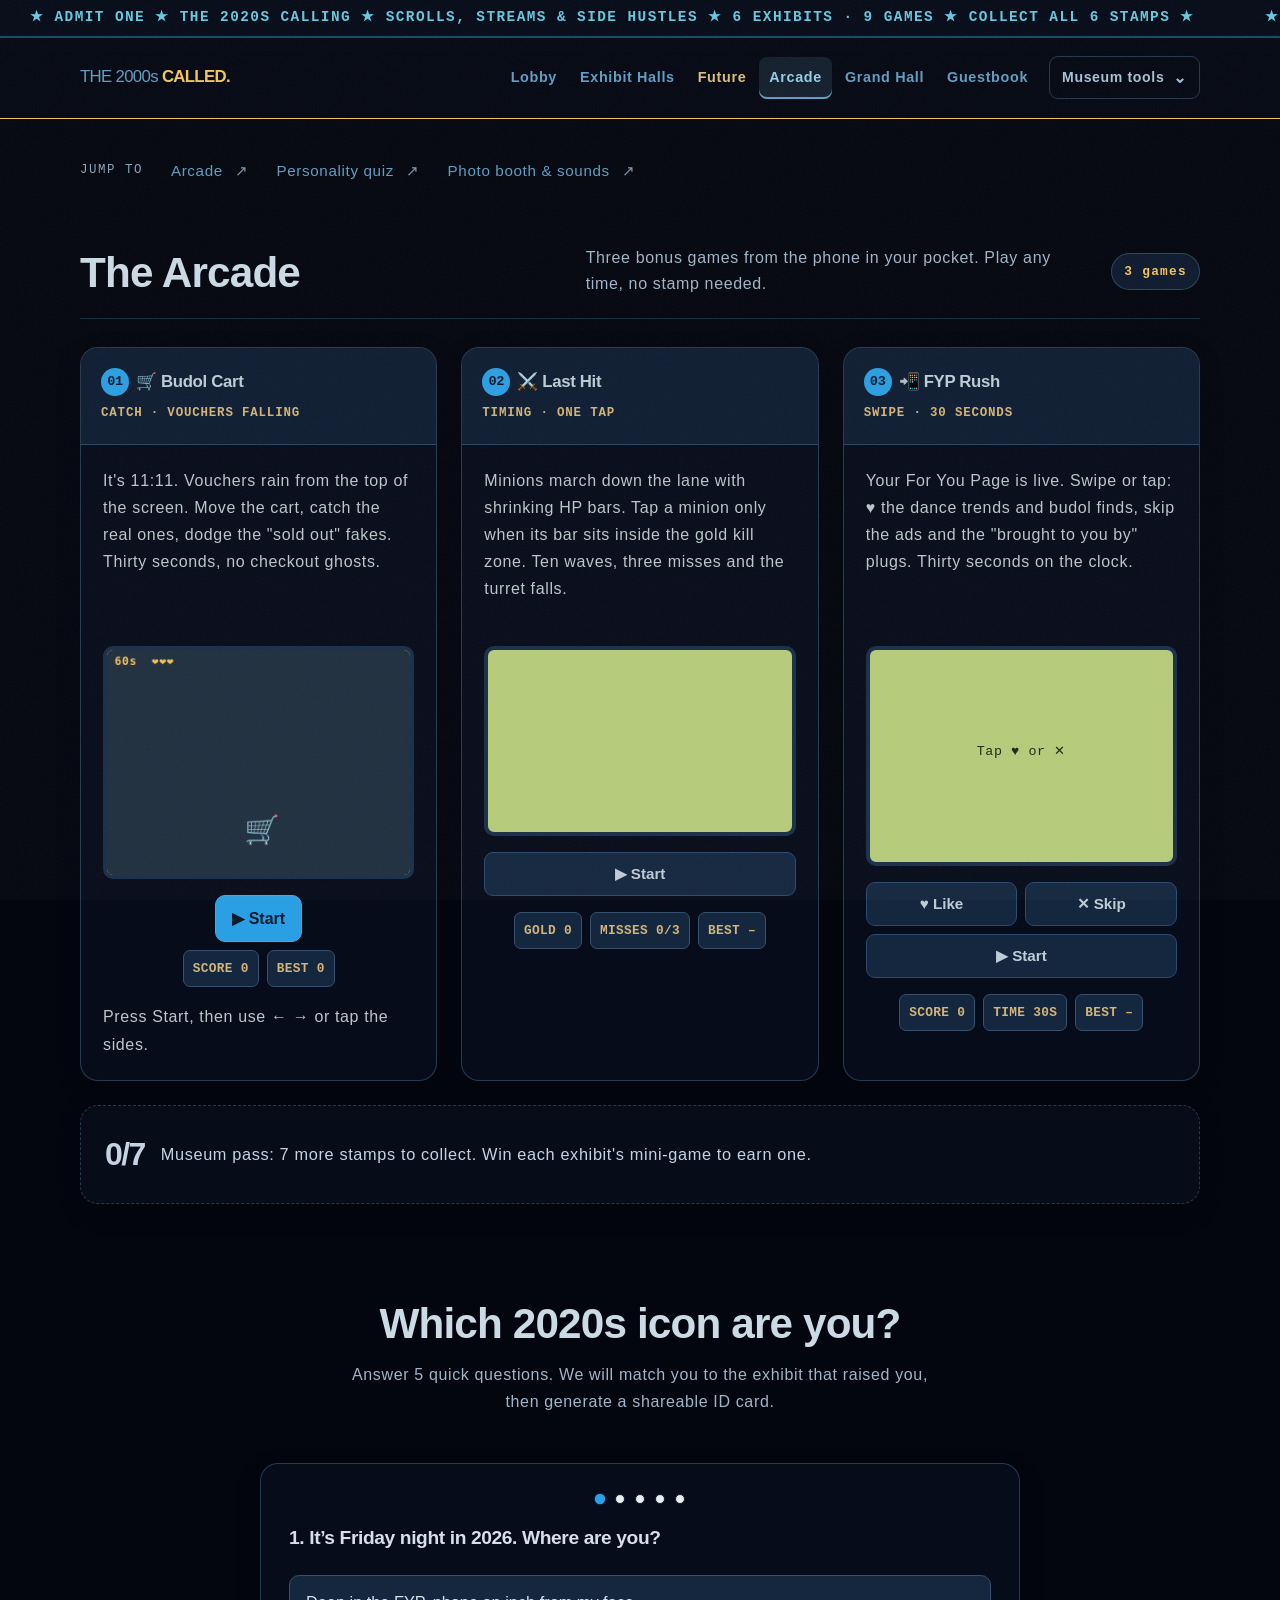
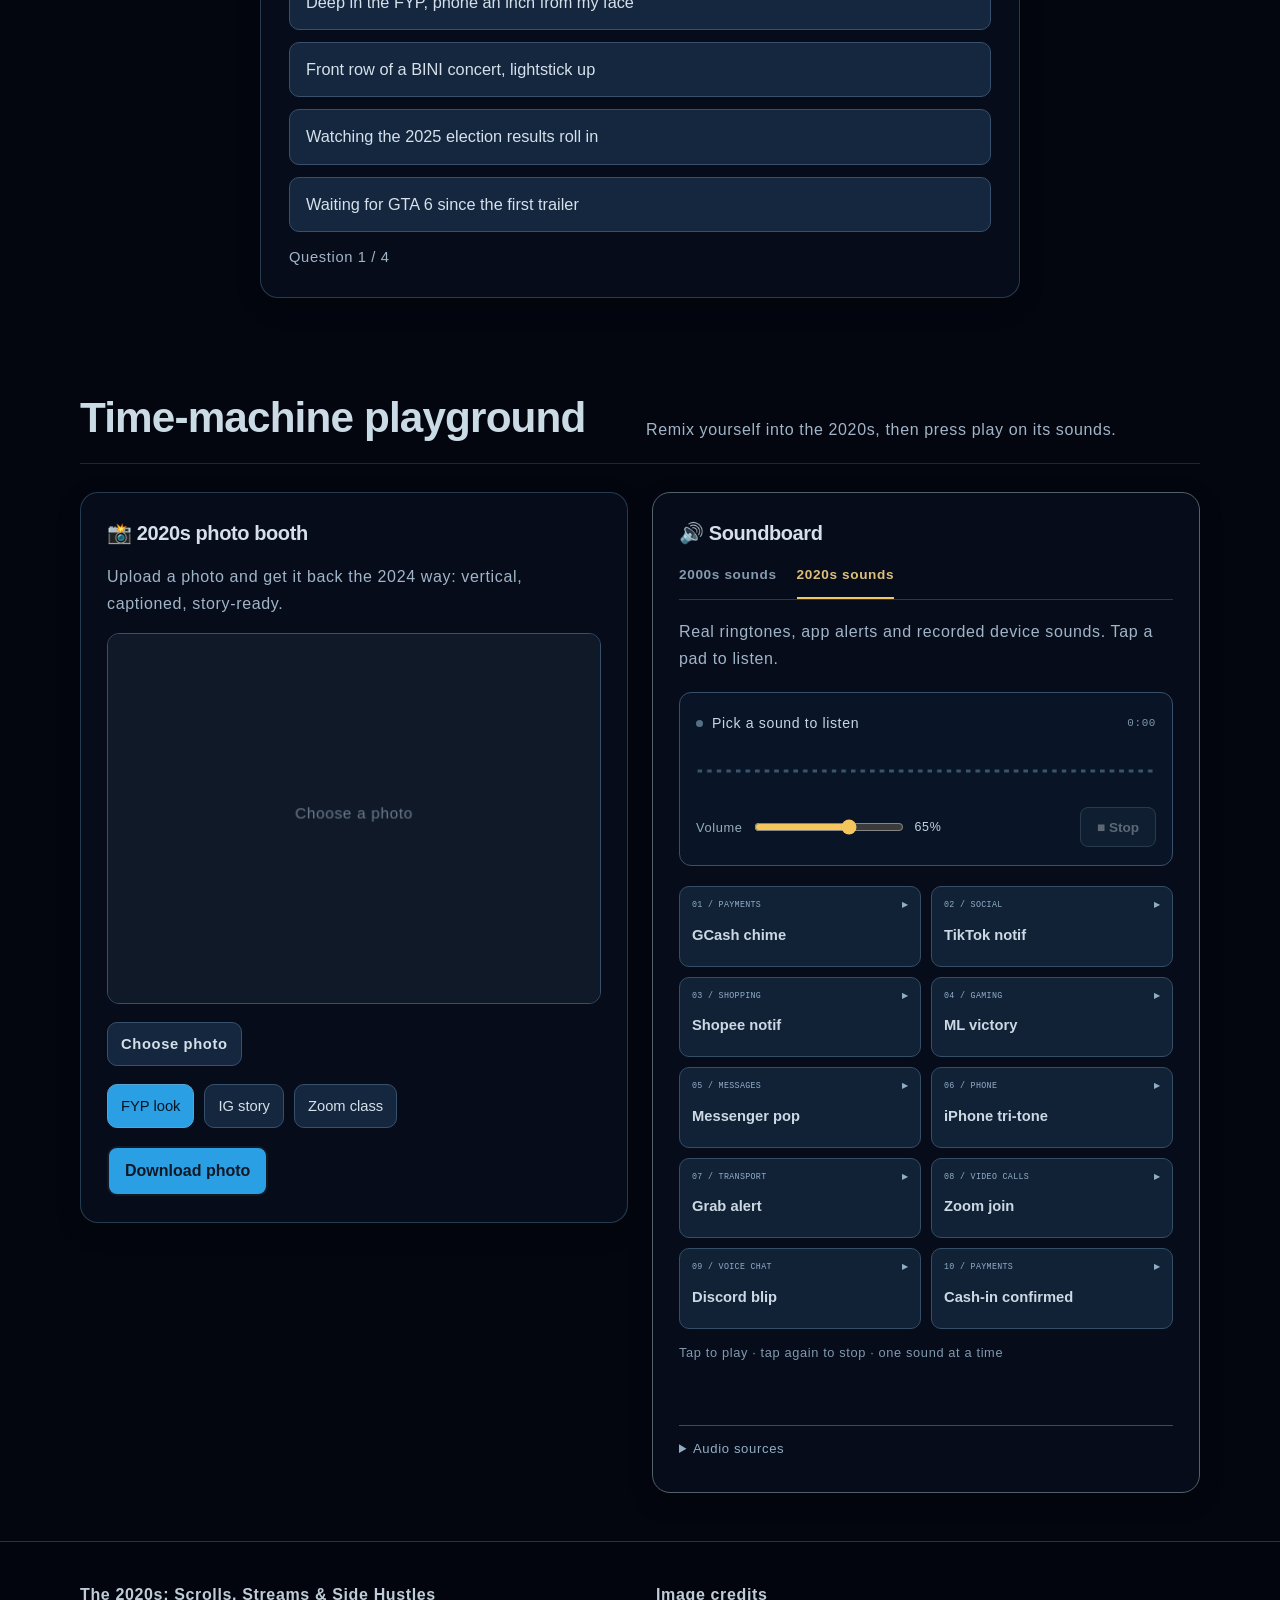
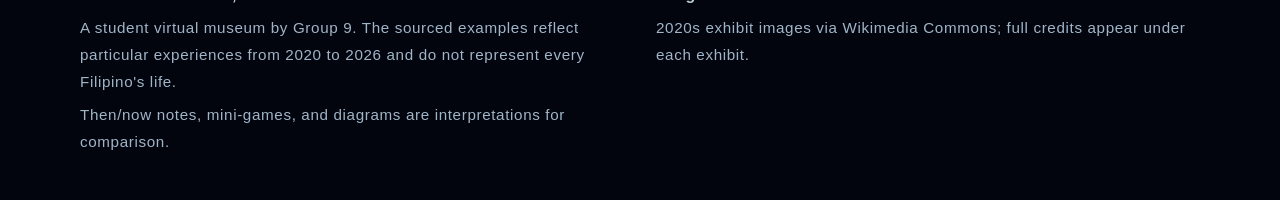
<file: play20.html>
<!DOCTYPE html>
<html lang="en">
<head>
<meta charset="utf-8">
<meta name="viewport" content="width=device-width,initial-scale=1,viewport-fit=cover">
<title>Arcade & Playground · The 2020s Calling</title>
<meta name="description" content="Play the arcade games and playground activities of The 2020s Calling, a Philippine pop culture virtual museum.">
<link rel="preconnect" href="https://commons.wikimedia.org">
<link rel="dns-prefetch" href="https://commons.wikimedia.org">
<link rel="canonical" href="https://lrcadelcarmenIT.github.io/y2kcalled.ppc/play20.html">
<meta property="og:title" content="Arcade &amp; Playground · The 2020s Calling">
<meta property="og:description" content="Play the arcade games and playground activities of The 2020s Calling, a Philippine pop culture virtual museum.">
<meta property="og:type" content="website">
<meta property="og:url" content="https://lrcadelcarmenIT.github.io/y2kcalled.ppc/play20.html">
<meta name="twitter:card" content="summary">
<meta name="twitter:title" content="Arcade &amp; Playground · The 2020s Calling">
<meta name="twitter:description" content="Play the arcade games and playground activities of The 2020s Calling, a Philippine pop culture virtual museum.">
<link rel="stylesheet" href="museum.css?v=noshadow">
<link rel="stylesheet" href="layout.css?v=noglow">
<link rel="stylesheet" href="enhance.css?v=noglow">
</head>
<body class="future"><div class="site-dust" id="site-dust" aria-hidden="true"></div>

<div class="grain" aria-hidden="true"></div>
<canvas id="confetti-canvas" aria-hidden="true"></canvas>
<a class="skip" href="#top">Skip to content</a>
<div class="marquee" aria-hidden="true"><div class="marquee-inner">
<span>★ ADMIT ONE ★ THE 2020s CALLING ★ SCROLLS, STREAMS &amp; SIDE HUSTLES ★ 6 EXHIBITS · 9 GAMES ★ COLLECT ALL 6 STAMPS ★</span>
<span>★ ADMIT ONE ★ THE 2020s CALLING ★ SCROLLS, STREAMS &amp; SIDE HUSTLES ★ 6 EXHIBITS · 9 GAMES ★ COLLECT ALL 6 STAMPS ★</span>
</div>
</div>
<header class="mast"><div class="shell mast-row">
  <a class="mark" href="index.html">THE 2000s <b>CALLED.</b></a>
  <button type="button" class="nav-toggle" aria-controls="site-menu" aria-expanded="false">Menu</button>
  <nav id="site-menu" aria-label="Main navigation">
    <a href="index.html" id="nav-home">Lobby</a>
    <a href="exhibits20.html" id="nav-archive">Exhibit Halls</a>
    <a href="exhibits-future.html" id="nav-future">Future</a>
    <a href="play20.html" id="nav-play" aria-current="page">Arcade</a>
    <a href="walk.html" id="nav-walk">Grand Hall</a>
    <a href="guestbook.html" id="nav-gb">Guestbook</a>
    <details class="museum-extras"><summary>Museum tools</summary><div class="museum-extras-panel">
      <button type="button" class="badge off" id="lang-toggle" aria-pressed="false" title="Filipino / English">TAGLISH</button>
      <span class="badge off" id="stamp-badge" aria-live="polite"><span class="dot"></span>STAMPS <b id="stamp-count">0/14</b></span>
    </div></details>
  </nav>
</div></header>

<main id="top">
<section class="arcade" id="arcade" aria-labelledby="arc-title">
    <div class="section-heading"><h2 id="arc-title">The Arcade</h2><p id="arc-sub">Three bonus games from the phone in your pocket. Play any time, no stamp needed.</p><span class="arc-count">3 games</span></div>
    <div class="arc-grid">
      <article class="arc-card"><div class="mini-head"><h3><span class="arc-num">01</span>🛒 Budol Cart</h3><span class="mini-tag">Catch · vouchers falling</span></div><div class="arc-body">
        <p>It's 11:11. Vouchers rain from the top of the screen. Move the cart, catch the real ones, dodge the "sold out" fakes. Thirty seconds, no checkout ghosts.</p>
        <canvas id="bdl" class="lcd" width="320" height="240" tabindex="0" aria-label="Budol Cart game screen"></canvas>
        <div class="arc-row"><div><button class="mini-start" id="bdl-go" type="button">▶ Start</button><div class="arc-hud mini-hud"><span>Score <b id="bdl-score">0</b></span><span>Best <b id="bdl-best">0</b></span></div></div></div>
        <p id="bdl-msg" style="margin:14px 0 0" aria-live="polite">Press Start, then use ← → or tap the sides.</p>
      </div></article>
      <article class="arc-card"><div class="mini-head"><h3><span class="arc-num">02</span>⚔️ Last Hit</h3><span class="mini-tag">Timing · one tap</span></div><div class="arc-body">
        <p>Minions march down the lane with shrinking HP bars. Tap a minion only when its bar sits inside the gold kill zone. Ten waves, three misses and the turret falls.</p>
        <div class="lcd lhit-screen" id="lhit-screen" aria-live="polite"></div>
        <div class="t9-ctl"><button type="button" id="lhit-go">▶ Start</button></div>
        <div class="arc-hud mini-hud"><span>Gold <b id="lhit-score">0</b></span><span>Misses <b id="lhit-miss">0</b>/3</span><span>Best <b id="lhit-best">–</b></span></div>
        <p id="lhit-msg" style="margin:14px 0 0" aria-live="polite"></p>
      </div></article>
      <article class="arc-card"><div class="mini-head"><h3><span class="arc-num">03</span>📲 FYP Rush</h3><span class="mini-tag">Swipe · 30 seconds</span></div><div class="arc-body">
        <p>Your For You Page is live. Swipe or tap: ♥ the dance trends and budol finds, skip the ads and the "brought to you by" plugs. Thirty seconds on the clock.</p>
        <div class="lcd fyp-screen" id="fyp-screen" aria-live="polite"><small id="fyp-info">Tap ♥ or ✕</small><div id="fyp-card"></div></div>
        <div class="t9-ctl"><button type="button" id="fyp-like">♥ Like</button><button type="button" id="fyp-skip">✕ Skip</button><button type="button" id="fyp-go">▶ Start</button></div>
        <div class="arc-hud mini-hud"><span>Score <b id="fyp-score">0</b></span><span>Time <b id="fyp-time">30</b>s</span><span>Best <b id="fyp-best">–</b></span></div>
        <p id="fyp-msg" style="margin:14px 0 0" aria-live="polite"></p>
      </div></article>

      <article class="arc-card pass-card" id="pass-card"><strong id="pass-n">0/14</strong><p id="pass-msg"></p><button class="action" id="pass-copy" type="button" hidden>Copy my result</button></article>
    </div>
  </section>
<section class="quizsec" id="quiz" aria-labelledby="quiz-title">
    <div class="section-heading">
      <h2 id="quiz-title">Which 2020s icon are you?</h2>
      <p id="quiz-sub">Answer 5 quick questions. We will match you to the exhibit that raised you, then generate a shareable ID card.</p>
    </div>
    <div class="quizbox" id="pquiz">
      <h3 id="pq-q"></h3>
      <div class="pq-opts" id="pq-opts"></div>
      <p class="pq-progress" id="pq-progress"></p>
    </div>
    <div class="pq-result" id="pq-result" hidden>
      <canvas id="pq-card" width="600" height="340" aria-label="Your 2020s ID card"></canvas>
      <div class="pq-actions">
        <button type="button" class="action" id="pq-dl">Download my ID card</button>
        <button type="button" class="action secondary" id="pq-retry">Retake</button>
      </div>
    </div>
  </section>
<section class="playground" id="playground" aria-labelledby="pg-title">
    <div class="section-heading">
      <h2 id="pg-title">Time-machine playground</h2>
      <p id="pg-sub">Remix yourself into the 2020s, then press play on its sounds.</p>
    </div>
    <div class="pg-grid">
      <article class="pg-card">
        <h3 id="pb-title">2020s photo booth</h3>
        <p id="pb-sub">Upload a photo and get it back the 2024 way: vertical, captioned, story-ready.</p>
        <canvas id="pb-canvas" width="480" height="360" aria-label="Photo booth preview"></canvas>
        <div class="pg-row">
          <label class="pg-file"><span id="pb-choose">Choose photo</span><input type="file" id="pb-file" accept="image/*" hidden></label>
        </div>
        <div class="pg-row" role="group" aria-label="Filters">
          <button type="button" class="chip on" data-f="fyp">FYP look</button>
          <button type="button" class="chip" data-f="igstory">IG story</button>
          <button type="button" class="chip" data-f="zoom">Zoom class</button>
        </div>
        <button type="button" class="action" id="pb-dl">Download photo</button>
      </article>
      <article class="pg-card" id="soundboard">
        <h3 id="sb-title">Soundboard</h3>
        <p id="sb-sub">Real ringtones, app alerts and recorded device sounds. Tap a pad to listen.</p>
        <div class="pg-row">
          <button type="button" class="action secondary" id="sb20-gcash">GCash chime</button>
          <button type="button" class="action secondary" id="sb20-tiktok">TikTok notif</button>
          <button type="button" class="action secondary" id="sb20-shopee">Shopee notif</button>
          <button type="button" class="action secondary" id="sb20-ml">ML victory</button>
          <button type="button" class="action secondary" id="sb20-msg">Messenger pop</button>
          <button type="button" class="action secondary" id="sb20-tritone">iPhone tri-tone</button>
          <button type="button" class="action secondary" id="sb20-grab">Grab alert</button>
          <button type="button" class="action secondary" id="sb20-zoom">Zoom join</button>
          <button type="button" class="action secondary" id="sb20-discord">Discord blip</button>
          <button type="button" class="action secondary" id="sb20-cashin">Cash-in confirmed</button>
        </div>
        <p class="pg-note" id="sb-note" aria-live="polite"></p>
      </article>
    </div>
  </section>
</main>
<footer class="foot" id="about"><div class="foot-grid">
  <div>
    <strong>The 2020s: Scrolls, Streams &amp; Side Hustles</strong>
    <p>A student virtual museum by Group 9. The sourced examples reflect particular experiences from 2020 to 2026 and do not represent every Filipino's life.</p>
    <p>Then/now notes, mini-games, and diagrams are interpretations for comparison.</p>
  </div>
  <div>
    <strong>Image credits</strong>
    <p>2020s exhibit images via Wikimedia Commons; full credits appear under each exhibit.</p>
  </div>
</div></footer>
<button type="button" id="to-top" aria-label="Back to top" title="Back to top">↑</button>
<div class="celebrate" id="celebrate" role="dialog" aria-modal="true" aria-labelledby="celebrate-title" hidden>
  <div class="celebrate-card">
    <div class="celebrate-stamp" aria-hidden="true">★</div>
    <h2 id="celebrate-title">Certified 2020s kid!</h2>
    <p>You collected all <strong>14 museum stamps</strong>.<br>Scrolls, streams &amp; side hustles, fully explored.</p>
    <button type="button" class="action" id="celebrate-close">Keep exploring</button>
  </div>
</div>
<script>window.MUSEUM_DECADE='2020s';</script>
<script src="soundboard.js?v=opt1"></script>
<script src="wing2020s.js?v=opt1"></script>
<script src="museum.js?v=noshadow"></script>
<script src="enhance.js?v=opt1"></script>
</body>
</html>
</file>
<file: museum.css>
:root{--ink:#0e1a2e;--muted:#5b6b82;--paper:#edf1f7;--white:#fffefa;--line:#c3ccd9;--orange:#2b9fe3;--teal:#5f9ec2;--blue:#2f6fd0;--yellow:#f4c65b;--green:#3fae6b;--shadow:0 18px 44px rgba(15,30,42,.12)}*{box-sizing:border-box}html{scroll-behavior:smooth}body{margin:0;background:var(--paper);color:var(--ink);font-family:'DM Sans',Arial,sans-serif;font-size:16px;line-height:1.55;letter-spacing:.04em}a,button{font:inherit}button{cursor:pointer}a{color:var(--blue)}a:hover{text-decoration-thickness:2px}a:focus-visible,button:focus-visible{outline:3px solid var(--orange);outline-offset:3px}button:disabled{cursor:default;opacity:.55}h1,h2,h3,h4{font-family:'Archivo Black',Impact,sans-serif;font-weight:400}.skip{position:absolute;left:12px;top:-80px;background:#fff;padding:10px;z-index:50}.skip:focus{top:12px}.shell{max-width:1380px;margin:auto;padding:0 34px}.marquee{background:linear-gradient(180deg,#c9d2da 0,#d5dde9 45%,#a9b8cf 55%,#e6ecf5 100%);color:#0e1a2e;color:var(--ink);overflow:hidden;white-space:nowrap;border-bottom:2px solid var(--ink);font-family:'Space Mono',monospace;font-size:.9rem;letter-spacing:.1em;text-transform:uppercase;font-weight:700}.marquee-inner{display:inline-block;padding:6px 0;animation:mq 30s linear infinite}.marquee-inner span{padding:0 30px}@keyframes mq{from{transform:translateX(0)}to{transform:translateX(-50%)}}.mast{background:var(--ink);color:#bfccd6;border-bottom:5px solid var(--orange)}.mast-row{display:flex;align-items:center;justify-content:space-between;gap:20px;min-height:72px;flex-wrap:wrap}.mark{text-decoration:none;color:#bfccd6;font-family:'Archivo Black',Impact,sans-serif;letter-spacing:-.045em;font-size:1.18rem}.mark b{color:var(--orange)}.mast nav{display:flex;flex-wrap:wrap;gap:20px;align-items:center}.mast nav a{color:#b1bfc6;text-decoration:none;font-size:.95rem;font-weight:700}.mast nav a:hover{text-decoration:underline}.badge{display:inline-flex;align-items:center;gap:7px;background:linear-gradient(135deg,#fff,#a9b8d0);color:#0e1a2e;padding:5px 11px;border-radius:20px;font-family:'Space Mono',monospace;font-size:.85rem;font-weight:700;letter-spacing:.06em;border:1.5px solid #0e1a2e;box-shadow:2px 2px 0 #0e1a2e}.badge.off{background:#1a2f4a;color:#8fa4b5;border-color:#2c4a6e;box-shadow:none}.badge .dot{width:8px;height:8px;border-radius:50%;background:#0e1a2e}.badge.off .dot{background:#5b7085}.counter,.eyebrow,.label,.mini-tag,.room-head span,.room-kicker,.source-tag{font-family:'Space Mono',Consolas,monospace;text-transform:uppercase;letter-spacing:.105em;font-size:.88rem;font-weight:700}.intro{background:#0e1a2e;color:#c4bda9;padding:25px 0 0;position:relative;isolation:isolate;overflow:hidden}.intro:before{content:"";position:absolute;inset:0;z-index:-1;background:radial-gradient(circle at 75% 26%,rgba(124,199,238,.14),transparent 33%),linear-gradient(135deg,transparent 0 54%,rgba(255,255,255,.035) 54% 55%,transparent 55% 100%)}.intro-grid{display:grid;grid-template-columns:1fr minmax(360px,.9fr);align-items:center;gap:15px;min-height:495px}.intro-copy{padding:30px 0 44px;position:relative;z-index:2}.intro .eyebrow{color:#5f9ec2;font-size:.85rem;margin-bottom:26px}.intro h1{font-size:clamp(3.3rem,6.2vw,6rem);line-height:.95;letter-spacing:-.055em;margin:0 0 30px}.intro h1 em{font-style:normal;background:linear-gradient(180deg,#c9d2da 0,#d3dbe2 30%,#a9b8d0 48%,#ccd5dc 52%,#93a5c2 75%,#c9d2da 100%);-webkit-background-clip:text;background-clip:text;color:transparent}.intro .lead{font-size:clamp(1rem,1.5vw,1.26rem);max-width:570px;line-height:1.45;color:#b5c0bb;margin-bottom:27px}.hero-ticket{display:flex;align-items:center;gap:18px;color:#0e1a2e;background:#f3c75a;max-width:540px;min-height:46px;padding:7px 14px;border:1px dashed #0e1a2e;box-shadow:5px 5px 0 rgba(255,255,255,.13);font-family:'Space Mono',monospace;font-size:.85rem;letter-spacing:.045em}.hero-ticket strong{font-size:.92rem}.hero-ticket span:last-child{margin-left:auto}.cover-art{height:470px;position:relative;align-self:center}.cover-photo{margin:0;position:absolute;background:#f7f4ea;border:7px solid #f7f4ea;box-shadow:0 18px 30px rgba(0,0,0,.4);overflow:hidden}.cover-photo img{display:block;width:100%;height:100%;object-fit:cover}.cover-photo figcaption{position:absolute;bottom:0;left:0;right:0;display:flex;justify-content:space-between;gap:8px;color:#111927;background:#f7f4ea;padding:6px 5px 0;font-family:'Space Mono',monospace;font-weight:700;font-size:.78rem}.cover-photo figcaption span{color:#465868}.main-photo{width:78%;height:67%;right:3%;top:3%;transform:rotate(2deg)}.main-photo img{height:calc(100% - 28px);object-position:center 52%}.inset-photo{width:61%;height:46%;left:2%;bottom:2%;transform:rotate(-5deg)}.inset-photo img{height:calc(100% - 28px)}.cover-stamp{position:absolute;right:-2%;bottom:4%;transform:rotate(-9deg);color:#2b9fe3;font-family:'Archivo Black',Impact,sans-serif;font-size:clamp(3.3rem,7vw,6.6rem);letter-spacing:-.13em;line-height:1}.cover-stamp span{color:#bfccd6}.entry-bar{background:#e9ece7;color:#0e1a2e;box-shadow:0 -7px 0 #2b9fe3;display:flex;align-items:center;gap:25px;justify-content:space-between;padding:25px 32px}.entry-bar legend{font-family:'Archivo Black',Impact,sans-serif;font-size:1.04rem;margin:0 0 12px}.lens-set{border:0;padding:0;margin:0}.lens-options{display:flex;gap:9px;flex-wrap:wrap}.lens-button{min-width:145px;background:#fffefa;border:1.5px solid var(--ink);box-shadow:4px 4px 0 #0e1a2e;padding:12px 15px;line-height:1.2;text-align:left;font-weight:700;transition:transform .16s,box-shadow .16s,background .16s}.lens-button:hover{transform:translate(2px,2px);box-shadow:2px 2px 0 var(--ink)}.lens-button[aria-pressed=true]{background:var(--orange);transform:translate(4px,4px);box-shadow:0 0 0 var(--ink)}.lens-button small{display:block;font-weight:500;font-size:.88rem;margin-top:6px;color:#48565b}.route-note{color:#44535b;font-size:1rem;margin:0 0 14px;max-width:620px}.experience{display:grid;grid-template-columns:minmax(0,1fr) 290px;gap:25px;align-items:start;padding:36px 34px 75px;max-width:1380px;margin:auto}.stage{background:#f9f8f2;border:1px solid #0e1a2e;box-shadow:12px 12px 0 #bac8c1;min-height:520px}.stage-top{background:#2f6fd0;color:#bfccd6;display:flex;justify-content:space-between;align-items:center;gap:14px;padding:15px 30px;border-bottom:5px solid #0e1a2e}.stage-top .counter{color:#d3b578}.progress{height:6px;background:#16283f;position:relative;overflow:hidden}.progress-fill{height:100%;background:var(--orange);width:0;transition:width .4s ease}.stage-content{padding:37px clamp(22px,4vw,52px) 34px}.room-kicker{color:#2f6fd0;margin:0 0 10px}.stage h2{font-size:clamp(1.85rem,3.4vw,3.1rem);letter-spacing:-.047em;line-height:1.07;margin:0 0 12px;max-width:900px}.stage .context{font-size:1.08rem;max-width:750px;margin:0 0 24px}.stage-hero{display:grid;grid-template-columns:minmax(220px,.78fr) minmax(0,1.22fr);gap:28px;margin:13px 0 23px}.stage-visual{margin:0;min-height:230px;position:relative;background:#d2d9d5;border:1px solid #0e1a2e;overflow:hidden}.stage-visual img{height:100%;width:100%;object-fit:cover;display:block}.stage-visual.camera img{object-fit:contain;background:#fff}.stage-visual figcaption{position:absolute;bottom:0;left:0;right:0;padding:9px 12px;background:rgba(16,25,39,.87);color:#bfccd6;font-size:.85rem}.stage-visual.type{display:grid;place-items:center;background:#e4b457;padding:20px;color:#172440}.stage-visual.type span{font-family:'Archivo Black',Impact,sans-serif;font-size:clamp(3.2rem,7vw,6rem);line-height:1;letter-spacing:-.09em}.stage-hero .context{margin:0;align-self:center;font-size:1.13rem;line-height:1.68}.flow{display:flex;max-width:690px;margin:16px 0 28px;border:1px solid var(--ink);background:#eef2ee;flex-wrap:wrap}.flow .flow-item{flex:1;border:0;background:0 0;padding:15px 8px;font-size:1rem;font-weight:700;color:var(--ink);text-align:center;transition:background .18s;min-width:0}.flow .flow-item:hover{background:#d8ede8}.flow .flow-item[aria-expanded=true]{background:var(--teal)}.flow .flow-item+.flow-item{border-left:1px solid #abc6c2}.flow .arrow{flex:0 0 35px;background:var(--teal);padding:15px 2px;border-left:1px solid var(--ink);border-right:1px solid var(--ink);display:grid;place-items:center;pointer-events:none}.flow .arrow+.flow-item{border-left:0}.flow-detail{flex-basis:100%;background:#0e1a2e;color:#b3c4bd;padding:11px 15px;font-size:.95rem;border-top:1px solid var(--ink)}.flow-detail b{color:var(--teal);font-family:'Space Mono',monospace;font-size:.85rem;letter-spacing:.06em;text-transform:uppercase;display:block;margin-bottom:3px}.compare{display:grid;grid-template-columns:1fr 1fr;gap:12px;margin:0 0 22px}.compare .flip-card{background:#e8eee8;padding:20px;border:0;border-top:5px solid var(--orange);text-align:left;color:inherit;cursor:pointer;position:relative;transition:transform .18s,box-shadow .18s}.compare .flip-card:nth-child(2){border-top-color:var(--blue);background:#f3e7dc}.compare .flip-card:hover{transform:translate(-2px,-2px);box-shadow:4px 4px 0 var(--ink)}.compare .flip-card[aria-expanded=false] .flip-body{filter:blur(4px);opacity:.35;user-select:none}.compare .flip-card[aria-expanded=false]::after{content:"Click to reveal";position:absolute;right:14px;top:14px;font-family:'Space Mono',monospace;font-size:.8rem;color:var(--blue);letter-spacing:.06em;text-transform:uppercase;font-weight:700}.compare .flip-card .flip-body{transition:filter .3s,opacity .3s}.compare .label{display:block;margin-bottom:7px}.compare p{margin:0}.ask{font-weight:700;margin:0 0 20px}.source-link{display:inline-flex;align-items:center;gap:8px;font-weight:700;text-underline-offset:3px}.source-link::after{content:"↗";font-size:1.05em}.stage-actions{display:flex;flex-wrap:wrap;align-items:center;gap:10px;margin-top:31px;padding-top:22px;border-top:1px solid var(--line)}.action{border:2px solid #111927;background:#2b9fe3;color:#111927;padding:11px 18px;font-weight:700;min-height:46px;box-shadow:3px 3px 0 #111927}.action:hover{background:#f4c65b}.action.secondary{background:#f9f8f2}.text-link{background:0 0;border:0;text-decoration:underline;padding:9px;color:var(--blue);font-weight:700}.kbd-hint{margin-left:auto;font-family:'Space Mono',monospace;font-size:.82rem;color:var(--muted)}.kbd-hint kbd{background:#e7ede8;border:1px solid #b8c4c0;border-radius:3px;padding:2px 6px;font-size:.85rem}.mini-game{margin:28px 0 8px;background:#0e1a2e;color:#b3c4bd;border:1px solid #0e1a2e;box-shadow:0 12px 30px rgba(14,26,46,.35);border-radius:10px;overflow:hidden}.mini-head{display:flex;justify-content:space-between;align-items:center;gap:14px;background:#2f6fd0;color:#bfccd6;padding:12px 20px;border-bottom:4px solid #0e1a2e;flex-wrap:wrap}.mini-head h3{font-size:1.05rem;margin:0;color:#bfccd6}.mini-head .mini-tag{color:#d3b578}.mini-body{padding:20px 22px 22px;min-height:140px}.mini-intro{color:#b9c8ca;font-size:1rem;margin:0 0 16px;max-width:640px}.mini-start{background:#2b9fe3;color:#0e1a2e;border:2px solid #0e1a2e;border-radius:8px;box-shadow:0 4px 14px rgba(43,159,227,.45);padding:11px 20px;font-weight:900;font-family:'Archivo Black',Impact,sans-serif}.mini-start:hover{background:#f4c65b}.mini-stage{display:none}.mini-stage.active{display:block}.mini-result{display:none}.mini-result.active{display:block}.mini-result .stamp-earned{display:inline-block;font-family:'Archivo Black',Impact,sans-serif;font-size:1.4rem;background:#f4c65b;color:#0e1a2e;padding:10px 18px;border:2px dashed #0e1a2e;transform:rotate(-4deg);margin-bottom:14px;box-shadow:3px 3px 0 rgba(0,0,0,.35)}.mini-msg{color:#b3c4bd;margin:0 0 14px;font-size:1.05rem}.mini-msg.bad{color:#ffb0a0}.mini-again{background:0 0;color:#5f9ec2;border:1.5px solid #5f9ec2;padding:9px 16px;font-weight:700}.mini-again:hover{background:rgba(134,223,211,.12)}.mini-hud{display:flex;gap:16px;flex-wrap:wrap;margin-bottom:14px;font-family:'Space Mono',monospace;font-size:.9rem;color:#d3b578;letter-spacing:.05em;text-transform:uppercase;font-weight:700}.mini-hud span{background:#14273f;padding:5px 10px;border:1px solid #37506b}.compose-box{width:100%;background:#0b1420;color:#5f9ec2;border:1px solid #37506b;padding:14px;font-family:'Space Mono',monospace;font-size:1rem;min-height:80px;resize:vertical}.compose-count{font-family:'Space Mono',monospace;font-size:.92rem;color:#d3b578;margin-top:8px}.compose-count.over{color:#ff7952;font-weight:700}.transfer-grid{display:grid;grid-template-columns:repeat(3,1fr);gap:10px}.transfer-btn{background:#14273f;border:1.5px solid #2c4a6e;color:#b3c4bd;padding:16px 10px;font-weight:700;font-size:.95rem;text-align:center;transition:transform .15s,border-color .15s}.transfer-btn:hover{transform:translateY(-2px);border-color:#5f9ec2}.transfer-btn.correct{background:#2f7a4a;border-color:#5f9ec2}.transfer-btn.wrong{background:#7a2f2f;border-color:#ff7952}.top8-list{list-style:none;padding:0;margin:0 0 14px}.top8-list li{display:flex;align-items:center;gap:10px;background:#14273f;padding:9px 12px;margin-bottom:6px;border:1px solid #2c4a6e}.top8-list li .t8-name{flex:1;font-weight:700;color:#b3c4bd}.top8-list li button{background:#243a52;color:#bfccd6;border:1px solid #2c4a6e;padding:4px 10px;font-weight:700}.top8-list li button:hover{background:#2f6fd0}.clock-pick{display:grid;grid-template-columns:repeat(4,1fr);gap:8px;margin-top:12px}.clock-btn{background:#14273f;border:1.5px solid #2c4a6e;color:#bfccd6;padding:14px 6px;font-family:'Space Mono',monospace;font-weight:700;font-size:1rem}.clock-btn:hover{border-color:#5f9ec2}.clock-btn.correct{background:#2f7a4a;border-color:#5f9ec2}.clock-btn.wrong{background:#7a2f2f;border-color:#ff7952}.sleepy-wrap{position:relative;height:60px;background:#0b1420;border:1px solid #37506b;overflow:hidden;margin-bottom:14px}.sleepy-fill{position:absolute;inset:0 auto 0 0;background:linear-gradient(90deg,#3fae6b,#f4c65b,#ff7952);width:0;transition:width .2s linear}.sleepy-label{position:absolute;inset:0;display:flex;align-items:center;justify-content:center;font-family:'Space Mono',monospace;font-weight:700;color:#bfccd6;letter-spacing:.1em;text-transform:uppercase;font-size:.95rem}.coffee-btn{background:#f4c65b;color:#0e1a2e;border:2px solid #0e1a2e;box-shadow:3px 3px 0 #fffefa;padding:14px 28px;font-weight:900;font-family:'Archivo Black',Impact,sans-serif;font-size:1rem}.coffee-btn:hover{background:#2b9fe3}.tv-slots{display:grid;grid-template-columns:repeat(2,1fr);gap:8px;margin-top:12px}.tv-slot{background:#14273f;border:1.5px solid #2c4a6e;color:#bfccd6;padding:12px;text-align:left;font-weight:700}.tv-slot small{display:block;color:#9eb5bd;font-family:'Space Mono',monospace;font-size:.82rem;margin-top:4px;letter-spacing:.05em}.tv-slot:hover{border-color:#5f9ec2}.tv-slot.correct{background:#2f7a4a}.tv-slot.wrong{background:#7a2f2f}.park-grid{display:grid;grid-template-columns:repeat(5,1fr);gap:6px;margin-top:12px}.park-seat{aspect-ratio:1;background:#14273f;border:1px solid #2c4a6e;color:#5b7085;font-size:1.3rem;display:grid;place-items:center;cursor:pointer;transition:background .15s}.park-seat:hover{background:#243a52}.park-seat.filled{background:#3fae6b;color:#bfccd6}.fountain-match{display:grid;grid-template-columns:1fr 1fr;gap:16px;margin-top:12px}.fountain-friends{display:grid;gap:8px}.friend-chip{background:#14273f;border:1.5px solid #2c4a6e;color:#b3c4bd;padding:11px 14px;text-align:left;font-weight:700}.friend-chip.active{border-color:#f4c65b;background:#2a3a52}.friend-chip.done{background:#2f7a4a;border-color:#5f9ec2;color:#bfccd6}.landmarks{display:grid;gap:8px}.landmark-btn{background:#14273f;border:1.5px solid #2c4a6e;color:#bfccd6;padding:14px;font-weight:700;text-align:left}.landmark-btn:hover{border-color:#5f9ec2}.rent-tasks{display:grid;gap:8px;margin-top:12px}.rent-task{display:flex;justify-content:space-between;align-items:center;gap:14px;background:#14273f;border:1px solid #2c4a6e;padding:11px 14px}.rent-task .rt-name{color:#b3c4bd;font-weight:700;flex:1}.rent-task .rt-cost{font-family:'Space Mono',monospace;color:#d3b578;font-weight:700}.rent-task .rt-btn{background:#243a52;border:1px solid #5f9ec2;color:#5f9ec2;padding:6px 14px;font-weight:700}.rent-task.done{background:#2f7a4a}.rent-task.done .rt-btn{background:#0b1420;color:#5f9ec2}.side{position:sticky;top:20px;background:#0e1a2e;color:#b7c8c0;padding:25px;box-shadow:0 10px 26px rgba(14,26,46,.35);border-radius:10px}.side h3{font-size:1.15rem;margin:0 0 8px;color:#bfccd6}.side p{font-size:1rem;margin:0 0 15px;color:#b9c8ca}.route-list{list-style:none;padding:0;margin:0}.route-list li+li{border-top:1px solid #536577}.route-list button{width:100%;padding:13px 4px;background:0 0;border:0;text-align:left;color:#bfc6bb}.route-list button[aria-current=step]{font-weight:800;color:#ffb36c}.route-list button span{display:block;font-family:'Space Mono',monospace;font-size:.85rem;color:#9eb5bd;letter-spacing:.08em}.side .browse-side{display:block;margin-top:18px;font-weight:700;color:#5f9ec2}.stamp-bar{display:flex;gap:5px;flex-wrap:wrap;margin-top:16px;padding-top:14px;border-top:1px solid #536577}.stamp-bar .s{width:24px;height:24px;border-radius:50%;background:#1a2f4a;border:1px solid #4a6076;display:grid;place-items:center;font-size:.85rem;color:#5b7085}.stamp-bar .s.got{background:#f4c65b;color:#0e1a2e;border-color:#f4c65b;font-size:.95rem}.recap-intro{font-size:1.1rem;max-width:720px}.recap-list{display:grid;grid-template-columns:repeat(3,1fr);gap:11px;margin:22px 0}.recap-list div{border:1px solid var(--ink);padding:15px;background:#f0f9f7}.recap-list strong{display:block;font-size:1rem;margin-bottom:6px}.recap-list p{margin:0;font-size:1rem}.recap-question{padding:17px;background:#fbe6da;border-left:4px solid var(--orange);font-weight:700;margin:0 0 22px}.quiz{background:#0e1a2e;color:#b7c8c0;padding:22px 24px;border-left:5px solid var(--orange);margin:0 0 22px}.quiz h3{margin:0 0 6px;font-size:1.2rem;color:#bfccd6}.quiz p.q-intro{margin:0 0 18px;color:#b9c8ca;font-size:1rem}.quiz-options{display:grid;gap:10px;margin-bottom:14px}.quiz-option{display:flex;align-items:center;gap:14px;background:#14273f;border:1.5px solid #2c4a6e;color:#b7c8c0;padding:13px 16px;text-align:left;font-size:1.02rem;font-weight:600;cursor:pointer;transition:background .18s,border-color .18s;position:relative;overflow:hidden}.quiz-option:hover:not(:disabled){background:#243a52;border-color:var(--teal)}.quiz-option .vote-bar{position:absolute;inset:0;background:linear-gradient(90deg,rgba(119,216,208,.22),rgba(119,216,208,.06));width:0;transition:width .6s ease;z-index:0}.quiz-option .opt-label,.quiz-option .opt-pct{position:relative;z-index:1}.quiz-option .opt-pct{margin-left:auto;font-family:'Space Mono',monospace;font-size:.92rem;color:#d3b578;font-weight:700;opacity:0;transition:opacity .3s}.quiz-option.answered .opt-pct{opacity:1}.quiz-option[aria-pressed=true]{border-color:var(--orange);background:#2c2a35}.quiz-option:disabled{cursor:default}.quiz-result{font-size:1rem;color:#b9c8ca;margin:0;font-style:italic}.quiz-reset{background:0 0;border:1px solid #6b7d90;color:#b9c8ca;padding:6px 12px;font-size:.92rem;font-weight:600;margin-top:14px;cursor:pointer}.quiz-reset:hover{border-color:var(--orange);color:#bfccd6}.break{height:12px;background:repeating-linear-gradient(90deg,var(--orange) 0 14px,var(--ink) 14px 28px,var(--teal) 28px 42px);margin-bottom:38px}.archive{padding:0 34px 62px;max-width:1380px;margin:auto}.section-heading{display:flex;justify-content:space-between;align-items:end;gap:20px;border-bottom:4px solid var(--ink);padding-bottom:18px;margin-bottom:20px;flex-wrap:wrap}.section-heading h2{font-size:clamp(2rem,4vw,3.6rem);line-height:1;letter-spacing:-.055em;margin:0}.section-heading p{max-width:510px;margin:0}.room{padding:31px 0 38px;border-bottom:1px solid var(--line);scroll-margin-top:90px}.room-head{display:flex;align-items:baseline;gap:12px;margin-bottom:16px}.room-head span{color:#2f6fd0}.room h3{margin:0;font-size:1.35rem}.cards{display:grid;grid-template-columns:repeat(3,minmax(0,1fr));gap:14px}.card{background:#f9f8f2;border:1px solid var(--ink);box-shadow:5px 5px 0 #cbd1c9;display:flex;flex-direction:column;scroll-margin-top:90px}.card-body{padding:19px 21px 24px;display:flex;flex-direction:column;flex:1}.card .source-tag{color:var(--blue);margin:0 0 12px}.card h4{font-size:1.28rem;line-height:1.17;margin:0 0 9px}.card p{margin:0 0 14px}.card .mini-flow{font-family:'Space Mono',monospace;background:#e5f2ee;border-left:3px solid var(--teal);padding:10px;margin-top:auto;margin-bottom:15px;font-size:.92rem}.card .source-link{font-size:.98rem}.card-media{margin:0;height:185px;background:#132038;position:relative;overflow:hidden}.card-media img{display:block;width:100%;height:100%;object-fit:cover}.card-media.camera img{object-fit:contain;background:#fff}.card-media figcaption{position:absolute;bottom:0;left:0;right:0;background:rgba(16,25,39,.9);color:#bfccd6;font-size:.85rem;padding:6px 10px}.card-media.text-only{display:grid;place-items:center;background:#2f48ab;color:#bccabf}.card-media.text-only strong{font-family:'Archivo Black',Impact,sans-serif;font-size:clamp(3rem,5vw,5rem);letter-spacing:-.09em;line-height:1}.card-stamp{position:absolute;top:10px;right:10px;width:34px;height:34px;border-radius:50%;background:#f4c65b;color:#0e1a2e;display:grid;place-items:center;font-size:1.1rem;border:2px solid #0e1a2e;opacity:0;transform:scale(.5) rotate(-15deg);transition:opacity .3s,transform .3s}.card-stamp.got{opacity:1;transform:scale(1) rotate(-8deg)}.guestbook{background:#0e1a2e;color:#b7c8c0;padding:44px 34px}.guestbook-inner{max-width:1380px;margin:auto}.guestbook h2{font-size:clamp(1.8rem,3.4vw,2.8rem);letter-spacing:-.045em;color:#bfccd6;margin:0 0 8px}.guestbook p.gb-intro{color:#b9c8ca;margin:0 0 22px;max-width:600px}.gb-form{display:grid;gap:10px;grid-template-columns:1fr 1fr;margin-bottom:22px}.gb-form input,.gb-form textarea{background:#14273f;border:1.5px solid #2c4a6e;color:#b7c8c0;padding:11px 14px;font-family:'DM Sans',sans-serif;font-size:16px}.gb-form textarea{grid-column:1/-1;min-height:70px;resize:vertical}.gb-form button{grid-column:1/-1;justify-self:start;background:#2b9fe3;color:#0e1a2e;border:2px solid #0e1a2e;box-shadow:3px 3px 0 #fffefa;padding:11px 20px;font-weight:900;font-family:'Archivo Black',Impact,sans-serif}.gb-form button:hover{background:#f4c65b}.gb-entries{display:grid;gap:10px;max-height:340px;overflow-y:auto;padding-right:6px}.gb-entry{background:#14273f;border-left:4px solid var(--teal);padding:12px 16px}.gb-entry .gb-who{font-family:'Space Mono',monospace;font-size:.85rem;color:#d3b578;font-weight:700;margin-bottom:4px;letter-spacing:.05em}.gb-entry .gb-msg{color:#b3c4bd;margin:0;font-size:1rem;line-height:1.5}.gb-empty{color:#6b7d90;font-style:italic;font-size:1rem}.foot{background:#0e1a2e;color:#dbe8e7;padding:34px 34px;border-top:6px solid #2b9fe3}.foot-grid{display:flex;justify-content:space-between;gap:30px;flex-wrap:wrap;max-width:1380px;margin:auto}.foot-grid>div{flex:1;min-width:300px}.foot strong{color:#bfccd6}.foot p{margin:5px 0;max-width:600px;font-size:1rem;line-height:1.6}.foot a{color:var(--teal)}@media(max-width:1100px){.intro-grid{grid-template-columns:1fr .82fr;min-height:430px}.cover-art{height:390px}.entry-hint{display:none}}@media(max-width:900px){.intro-grid{grid-template-columns:1fr}.cover-art{height:280px}.experience{grid-template-columns:1fr;padding:20px 20px 60px}.side{position:static;order:-1;box-shadow:none}.side .browse-side,.side .stamp-bar,.side h3,.side p{display:none}.route-list{display:grid;grid-template-columns:repeat(3,1fr);gap:8px}.route-list li+li{border:0}.route-list button{border:1px solid #647787;padding:10px}.stage-hero{grid-template-columns:1fr}.cards{grid-template-columns:repeat(2,minmax(0,1fr))}.gb-form{grid-template-columns:1fr}}@media(max-width:620px){.shell{padding:0 18px}.mast-row{gap:11px}.mast nav{gap:11px}.mast nav a{font-size:.92rem}.intro-grid{display:flex;flex-direction:column;min-height:0}.intro-copy{padding:27px 0 6px}.intro h1{font-size:clamp(2.7rem,10vw,4.4rem)}.hero-ticket{display:none}.cover-art{width:100%;height:165px;margin-bottom:18px}.lens-options{display:grid;grid-template-columns:repeat(3,1fr);gap:6px}.lens-button{padding:10px 9px;min-width:0;font-size:.95rem}.entry-bar{padding:17px 14px;margin:0 -18px;display:block}.experience{padding:15px 18px 48px}.route-list button{font-size:.88rem}.stage-top{padding:12px 18px}.stage-content{padding:23px 18px}.stage h2{font-size:clamp(1.85rem,8vw,2.7rem)}.compare{grid-template-columns:1fr}.recap-list{grid-template-columns:1fr}.cards{grid-template-columns:1fr}.kbd-hint{display:none}.quiz{padding:18px 16px}.fountain-match{grid-template-columns:1fr}.park-grid{grid-template-columns:repeat(5,1fr)}.gb-form{grid-template-columns:1fr}.guestbook{padding:32px 18px}.archive{padding:0 18px 62px}.foot{padding:34px 18px}}@media(prefers-reduced-motion:reduce){html{scroll-behavior:auto}.marquee-inner{animation:none}.progress-fill{transition:none}}.arcade{padding:0 34px 70px;max-width:1380px;margin:auto}.arc-grid{display:grid;grid-template-columns:1fr 1fr;gap:28px}.arc-card{background:#0e1a2e;color:#b3c4bd;border:1px solid #0e1a2e;box-shadow:0 12px 30px rgba(14,26,46,.28);border-radius:10px}.arc-body{padding:20px 22px 24px}.arc-body>p{color:#b9c8ca;font-size:1rem;margin:0 0 14px;max-width:520px}.lcd{background:#b5cc7a;color:#1e2b12;border:6px solid #1a2f4a;font-family:'Space Mono',monospace}#snk{display:block;width:100%;max-width:320px;aspect-ratio:4/3;touch-action:none;image-rendering:pixelated}#snk:focus-visible{outline:3px solid var(--orange);outline-offset:3px}.arc-row{display:flex;flex-direction:column;align-items:center;margin-top:14px}.arc-row>div:last-child{display:flex;flex-direction:column;align-items:center;gap:8px;margin-top:12px}.dpad{display:grid;grid-template-columns:repeat(3,56px);grid-auto-rows:52px;gap:6px;justify-content:center}.dpad button,.t9-ctl button,.t9-pad button{background:#14273f;border:1.5px solid #2c4a6e;color:#bfccd6;font-weight:700;min-height:44px}.dpad button:active,.t9-pad button:active{background:#2f6fd0}.dpad [data-k=ArrowUp]{grid-column:2;grid-row:1}.dpad [data-k=ArrowLeft]{grid-column:1;grid-row:2}.dpad [data-k=ArrowDown]{grid-column:2;grid-row:2}.dpad [data-k=ArrowRight]{grid-column:3;grid-row:2}.arc-hud{display:flex;gap:10px;flex-wrap:wrap;margin-top:14px}.t9-screen{padding:12px 14px;min-height:96px;font-size:1.05rem;word-break:break-all}.t9-screen small{display:block;font-size:.85rem;opacity:.75;margin-bottom:4px}.t9-pad{display:grid;grid-template-columns:repeat(3,1fr);gap:8px;margin:12px 0;max-width:340px}.t9-pad button{display:flex;flex-direction:column;align-items:center;padding:8px 4px}.t9-pad small{font-family:'Space Mono',monospace;color:#d3b578;font-size:.82rem}.t9-ctl{display:flex;gap:8px;flex-wrap:wrap}.t9-ctl button{padding:0 16px}.pass-card{grid-column:1/-1;display:flex;align-items:center;gap:24px;flex-wrap:wrap;background:#f9f8f2;color:var(--ink);border:2px dashed var(--ink);padding:22px 26px;box-shadow:none}.pass-card strong{font-family:'Archivo Black',Impact,sans-serif;font-size:2rem;letter-spacing:-.05em}.pass-card p{margin:0;flex:1;min-width:220px}.pass-card.done{background:#f4c65b;transform:rotate(-.6deg)}@media(max-width:900px){.arc-grid{grid-template-columns:1fr}.arcade{padding:0 20px 50px}}.badge{cursor:pointer}span.badge{cursor:default}html.nokia body>*{filter:grayscale(1) sepia(1) hue-rotate(38deg) saturate(2.4)}#lcd-toggle[aria-pressed=true]{background:#b5cc7a;color:#1e2b12}.mem-card{grid-column:1/-1}.mem-wrap{display:flex;gap:26px;flex-wrap:wrap;align-items:center;justify-content:center}.mem-grid{display:grid;grid-template-columns:repeat(4,76px);gap:8px}.mem{width:76px;height:76px;font-size:1.9rem;background:#14273f;border:1.5px solid #2c4a6e;color:transparent;transition:background .15s}.mem:hover:not(:disabled){border-color:#5f9ec2}.mem.ok,.mem.up{color:#0e1a2e}.mem.up{background:#f4c65b}.mem.ok{background:#3fae6b}.mem:disabled{opacity:1}.mem-side{flex:1;min-width:230px}.mem-side p{color:#b9c8ca;margin:0 0 12px}.mem-side .mini-hud{margin-top:6px}#mem-note{color:#d3b578;min-height:3em;font-weight:700}@media(max-width:420px){.mem-grid{grid-template-columns:repeat(4,1fr);width:100%}.mem{width:100%;height:auto;aspect-ratio:1}}::selection{background:#ff7952;color:#0e1a2e}.grain{position:fixed;inset:0;z-index:9500;pointer-events:none;opacity:.055;background-image:url("data:image/svg+xml,%3Csvg xmlns='http://www.w3.org/2000/svg' width='140' height='140'%3E%3Cfilter id='n'%3E%3CfeTurbulence type='fractalNoise' baseFrequency='0.9' numOctaves='2'/%3E%3C/filter%3E%3Crect width='140' height='140' filter='url(%23n)'/%3E%3C/svg%3E")}#confetti-canvas{position:fixed;inset:0;width:100%;height:100%;pointer-events:none;z-index:10002}.blobs{position:absolute;inset:0;overflow:hidden;pointer-events:none;z-index:0}.blobs span{position:absolute;border-radius:50%;filter:blur(70px);opacity:.5}.blobs .b1{width:430px;height:430px;background:#405ed2;top:-130px;left:-110px;animation:drift1 16s ease-in-out infinite alternate}.blobs .b2{width:370px;height:370px;background:#ff7952;bottom:-150px;right:6%;animation:drift2 21s ease-in-out infinite alternate}.blobs .b3{width:290px;height:290px;background:#77d8d0;top:28%;left:44%;opacity:.26;animation:drift1 25s ease-in-out infinite alternate-reverse}@keyframes drift1{from{transform:translate(0,0) scale(1)}to{transform:translate(64px,42px) scale(1.12)}}@keyframes drift2{from{transform:translate(0,0) scale(1.06)}to{transform:translate(-72px,-34px) scale(.94)}}.intro .shell{position:relative;z-index:1}.intro h1{animation:heroin .9s cubic-bezier(.22,.61,.36,1) both}.intro .eyebrow{animation:heroin .9s .05s cubic-bezier(.22,.61,.36,1) both}.intro .lead{animation:heroin .9s .12s cubic-bezier(.22,.61,.36,1) both}@keyframes heroin{from{opacity:0;transform:translateY(26px)}to{opacity:1;transform:none}}.marquee:hover .marquee-inner{animation-play-state:paused}.reveal{opacity:0;transform:translateY(28px);transition:opacity .7s ease,transform .75s cubic-bezier(.22,.61,.36,1)}.reveal.revealed{opacity:1;transform:none}.action{transition:transform .15s ease,box-shadow .15s ease,background .15s ease}.action:hover{transform:translate(-1px,-1px);box-shadow:4px 4px 0 #111927}.action:active{transform:translate(2px,2px);box-shadow:1px 1px 0 #111927}.lens-button:active{transform:translate(4px,4px)!important;box-shadow:0 0 0 var(--ink)!important}.card{transition:transform .2s ease,box-shadow .2s ease}.card:hover{transform:translate(-2px,-3px);box-shadow:8px 9px 0 #cbd1c9}.arc-card{transition:transform .2s ease,box-shadow .2s ease}.arc-card:hover{transform:translateY(-3px)}.stage-content.stage-enter{animation:stagein .45s cubic-bezier(.22,.61,.36,1)}@keyframes stagein{from{opacity:0;transform:translateY(20px)}to{opacity:1;transform:none}}.progress-fill{background:linear-gradient(90deg,var(--orange),#f4c65b)}.step-dots{display:flex;gap:8px;padding:10px 30px;background:#2a3f9e;border-bottom:5px solid #0e1a2e}.sdot{width:26px;height:6px;border-radius:3px;background:rgba(255,255,255,.28);transition:background .3s,width .3s}.sdot.on{background:#f4c65b;width:42px}.compare{perspective:1400px}.compare .flip-card{background:0 0;border:0;padding:0;min-height:176px;text-align:left;color:inherit;cursor:pointer;box-shadow:none}.compare .flip-card:nth-child(2){background:0 0}.compare .flip-card:hover{transform:none;box-shadow:none}.compare .flip-inner{display:block;position:relative;min-height:176px;transform-style:preserve-3d;transition:transform .65s cubic-bezier(.35,.1,.25,1)}.compare .flip-card[aria-expanded=true] .flip-inner{transform:rotateY(180deg)}.compare .flip-face{display:block;min-height:176px;padding:20px;backface-visibility:hidden;-webkit-backface-visibility:hidden;border-top:5px solid var(--orange);background:#e8eee8;box-shadow:5px 5px 0 rgba(16,25,39,.12)}.compare .flip-card:nth-child(2) .flip-face{border-top-color:var(--blue);background:#f3e7dc}.compare .flip-back{position:absolute;inset:0;transform:rotateY(180deg);overflow:auto}.compare .flip-hint{display:inline-block;margin-top:12px;font-family:'Space Mono',monospace;font-size:.8rem;letter-spacing:.06em;text-transform:uppercase;font-weight:700;color:var(--blue);border:1.5px dashed var(--blue);padding:6px 10px;border-radius:20px}.compare .flip-card[aria-expanded]::after{content:none}.compare .flip-card[aria-expanded=false] .flip-body{filter:none;opacity:1;user-select:text}.compare .flip-card .flip-body{transition:none}.flow{border-radius:14px;overflow:hidden}.flow .flow-item{transition:background .18s,transform .18s}.flow .flow-item:hover{transform:translateY(-2px)}.flow-detail{animation:flowin .35s ease}@keyframes flowin{from{opacity:0;transform:translateY(-6px)}to{opacity:1;transform:none}}@keyframes stamppop{0%{transform:scale(.3) rotate(-30deg)}60%{transform:scale(1.28) rotate(8deg)}100%{transform:scale(1) rotate(-8deg)}}.stamp-bar .s.pop{animation:stamppop .55s cubic-bezier(.34,1.56,.64,1)}.card-stamp.pop{animation:stamppop .55s cubic-bezier(.34,1.56,.64,1)}.mini-result .stamp-earned{animation:stampin .6s cubic-bezier(.34,1.56,.64,1)}@keyframes stampin{from{opacity:0;transform:scale(.3) rotate(-20deg)}to{opacity:1;transform:scale(1) rotate(-4deg)}}@keyframes shake{0%,100%{transform:translateX(0)}20%{transform:translateX(-9px)}40%{transform:translateX(8px)}60%{transform:translateX(-6px)}80%{transform:translateX(5px)}}.mini-game.shake{animation:shake .45s ease}@keyframes winflash{0%{box-shadow:0 12px 30px rgba(14,26,46,.35)}50%{box-shadow:0 12px 30px rgba(14,26,46,.35),0 0 36px rgba(244,198,91,0.4)}100%{box-shadow:0 12px 30px rgba(14,26,46,.35)}}.mini-game.won{animation:winflash .8s ease}.mini-hud .bump{display:inline-block;animation:bump .3s ease}@keyframes bump{50%{transform:scale(1.28);background:#f4c65b;color:#0e1a2e}}#snk.dead{filter:brightness(.55) sepia(1) hue-rotate(-50deg) saturate(2)}.t9-pad button.tap{animation:keypop .16s ease}@keyframes keypop{50%{transform:scale(1.2);background:#2f6fd0}}.mem{transition:transform .3s cubic-bezier(.34,1.4,.64,1),background .15s,border-color .15s}.mem.up{animation:cardflip .32s ease}@keyframes cardflip{0%{transform:rotateY(90deg) scale(.92)}100%{transform:rotateY(0) scale(1)}}.mem.ok{animation:matchglow .55s ease}@keyframes matchglow{0%{box-shadow:0 0 0 rgba(63,174,107,0)}50%{box-shadow:0 0 24px rgba(63,174,107,.95);transform:scale(1.09)}100%{box-shadow:0 0 0 rgba(63,174,107,0)}}#to-top{position:fixed;right:22px;bottom:22px;z-index:9000;width:54px;height:54px;border-radius:50%;background:#0e1a2e;color:#f4c65b;border:2px solid #f4c65b;font-size:1.4rem;line-height:1;display:grid;place-items:center;opacity:0;transform:translateY(16px);pointer-events:none;transition:opacity .3s,transform .3s,background .2s;box-shadow:4px 4px 0 rgba(16,25,39,.35);cursor:pointer}#to-top.show{opacity:1;transform:none;pointer-events:auto}#to-top:hover{background:#24344d}#celebrate{position:fixed;inset:0;z-index:10001;display:grid;place-items:center;background:rgba(16,25,39,.74);backdrop-filter:blur(6px);-webkit-backdrop-filter:blur(6px);padding:20px}#celebrate[hidden]{display:none}.celebrate-card{background:#f9f8f2;border:2px solid #0e1a2e;border-radius:12px;box-shadow:0 18px 50px rgba(14,26,46,.4);max-width:440px;width:100%;padding:38px 34px;text-align:center;animation:celin .5s cubic-bezier(.34,1.56,.64,1)}@keyframes celin{from{opacity:0;transform:scale(.8) rotate(-3deg)}to{opacity:1;transform:none}}.celebrate-card h2{font-size:1.9rem;margin:0 0 10px;letter-spacing:-.03em}.celebrate-card p{margin:0 0 22px;color:#44535b}.celebrate-stamp{width:94px;height:94px;margin:0 auto 18px;border-radius:50%;background:linear-gradient(135deg,#f4c65b,#2b9fe3);display:grid;place-items:center;font-size:2.6rem;color:#0e1a2e;border:3px solid #0e1a2e;box-shadow:4px 4px 0 #0e1a2e;animation:spinpop .8s ease}@keyframes spinpop{from{transform:rotate(-360deg) scale(.4)}to{transform:rotate(0) scale(1)}}body.no-scroll{overflow:hidden}.gb-who .gb-ts{display:block;color:#7d8fa0;font-size:.8rem;letter-spacing:.05em;margin-top:3px;font-weight:400}.gb-empty{padding:26px;text-align:center;border:1.5px dashed #2c4a6e}@media(max-width:620px){.flow{flex-direction:column}.flow .arrow{transform:rotate(90deg);border:0;background:0 0;padding:2px;flex:0 0 auto}.flow .flow-item+.flow-item{border-left:0;border-top:1px solid #abc6c2}.flow .arrow+.flow-item{border-top:0}.compare .flip-card,.compare .flip-face,.compare .flip-inner{min-height:150px}.step-dots{padding:8px 18px}#to-top{width:46px;height:46px;right:14px;bottom:14px}.celebrate-card{padding:30px 22px}}@media(prefers-reduced-motion:reduce){.blobs span,.intro .eyebrow,.intro .lead,.intro h1{animation:none}.reveal{opacity:1;transform:none;transition:none}.celebrate-card,.celebrate-stamp,.flow-detail,.mini-result .stamp-earned,.stage-content.stage-enter{animation:none}.compare .flip-inner{transition:none}.mem.ok,.mem.up,.mini-game.shake,.mini-game.won,.mini-hud .bump,.t9-pad button.tap{animation:none}.card-stamp.pop,.stamp-bar .s.pop{animation:none}#to-top{transition:none}}.arc-count{font-family:'Space Mono',monospace;font-weight:700;font-size:.88rem;letter-spacing:.1em;background:#0e1a2e;color:#f4c65b;padding:8px 14px;border-radius:20px;white-space:nowrap}.arc-num{display:inline-grid;place-items:center;width:30px;height:30px;border-radius:50%;background:#2b9fe3;color:#0e1a2e;font-family:'Space Mono',monospace;font-weight:700;font-size:.9rem;margin-right:9px;vertical-align:2px}.arc-card.shake{animation:shake .45s ease}.suk-screen{padding:12px 14px;font-size:1rem;word-break:break-all}.suk-screen small{display:block;font-size:.85rem;opacity:.75;margin-bottom:6px}.suk-screen b{color:#111}.suk-pad{display:grid;grid-template-columns:repeat(3,1fr);gap:8px;margin:12px 0;max-width:360px}.suk-pad button{background:#14273f;border:1.5px solid #2c4a6e;color:#bfccd6;font-weight:700;min-height:58px;font-size:1.05rem}.suk-pad button small{display:block;font-family:'Space Mono',monospace;color:#d3b578;font-size:.8rem;font-weight:400}.suk-pad button:active{background:#2f6fd0}.modem-box{margin-top:22px;border:1.5px dashed #2c4a6e;padding:16px 18px;background:#0d1622}.modem-box h4{margin:0 0 6px;color:#bfccd6;font-size:1rem;font-weight:800}.modem-box>p{margin:0 0 12px;color:#b9c8ca;font-size:1rem}.modem-lights{display:flex;gap:8px;margin-bottom:10px}.modem-lights .ml{font-family:'Space Mono',monospace;font-size:.8rem;letter-spacing:.08em;padding:4px 10px;border:1px solid #2c4a6e;color:#5b7085;background:#14273f}.modem-lights .ml.on{background:#3fae6b;color:#0e1a2e;border-color:#3fae6b;font-weight:700}.modem-lights .ml.blink.on{animation:mlblink .5s steps(2) infinite}@keyframes mlblink{50%{opacity:.35}}.modem-status{font-family:'Space Mono',monospace;color:#d3b578;font-size:.95rem;min-height:1.6em;margin:0 0 12px}.year-ticker{background:#0e1a2e;color:#8fa4b5;overflow:hidden;white-space:nowrap;border-top:2px solid #2b9fe3;font-family:'Space Mono',monospace;font-size:.85rem;letter-spacing:.08em;text-transform:uppercase}.year-ticker-inner{display:inline-block;padding:9px 0;animation:mq 42s linear infinite}.year-ticker-inner span{padding:0 26px}.year-ticker:hover .year-ticker-inner{animation-play-state:paused}.stats-strip{background:#f9f8f2;border-bottom:2px solid var(--ink)}.stats-row{display:flex;gap:34px;flex-wrap:wrap;padding-top:14px;padding-bottom:14px}.stats-row>div{display:flex;align-items:baseline;gap:9px}.stats-row b{font-family:'Archivo Black',Impact,sans-serif;font-size:1.35rem;color:#2f6fd0}.stats-row span{font-family:'Space Mono',monospace;font-size:.85rem;letter-spacing:.1em;text-transform:uppercase;color:var(--muted)}.gb-badge{display:inline-block;background:#3fae6b;color:#0e1a2e;font-family:'Space Mono',monospace;font-size:.8rem;font-weight:700;letter-spacing:.06em;padding:4px 10px;border-radius:20px;margin:0 0 12px;vertical-align:middle}.gb-note{color:#8fa4b5;font-size:.92rem;font-style:italic;margin:0 0 18px;max-width:620px}.gb-form input:focus,.gb-form textarea:focus{outline:2px solid var(--orange);outline-offset:1px;border-color:var(--orange)}@media(prefers-reduced-motion:reduce){.year-ticker{display:none}.modem-lights .ml.blink.on{animation:none}}.playground,.quizsec{padding:54px 34px;max-width:1380px;margin:auto}.quizbox{background:#fffefa;border:2px solid #0e1a2e;box-shadow:5px 5px 0 #0e1a2e;padding:26px;max-width:640px;margin-inline:auto}.quizbox h3{font-size:1.25rem;margin:0 0 14px}.pq-opts{display:grid;gap:10px}.pq-opt{text-align:left;background:#fff;border:2px solid #0e1a2e;padding:12px 14px;font-family:'DM Sans',sans-serif;font-size:1.02rem;cursor:pointer;box-shadow:3px 3px 0 #dfe7ea}.pq-opt:hover{background:#fdf3d8}.pq-progress{color:#6b7d90;font-size:.92rem;margin:14px 0 0}.pq-result{margin:22px auto 0;max-width:640px;text-align:center}#pq-card{width:100%;height:auto;border:2px solid #0e1a2e;box-shadow:5px 5px 0 #0e1a2e;background:#fff;display:block}.pq-actions{display:flex;gap:10px;margin-top:14px;flex-wrap:wrap;justify-content:center}.pg-grid{display:grid;grid-template-columns:1fr 1fr;gap:22px}.pg-card{background:#fffefa;border:2px solid #0e1a2e;box-shadow:5px 5px 0 #0e1a2e;padding:24px}.pg-card h3{margin:0 0 8px;font-size:1.15rem}.pg-card p{color:#4a5a6a;font-size:1rem}.pg-row{display:flex;gap:10px;flex-wrap:wrap;margin:12px 0;align-items:center}#pb-canvas{width:100%;height:auto;background:#0e1a2e;border:2px solid #0e1a2e;display:block;cursor:pointer}.pg-file{background:#fff;border:2px solid #0e1a2e;padding:10px 14px;font-weight:700;cursor:pointer;box-shadow:3px 3px 0 #dfe7ea;font-size:1rem}.chip{background:#fff;border:2px solid #0e1a2e;border-radius:999px;padding:8px 14px;font-size:.95rem;cursor:pointer}.chip.on{background:#0e1a2e;color:#bfccd6}.pg-note{font-size:.92rem;color:#6b7d90;min-height:1.2em}.tl-scrub{background:#fffefa;border:2px solid #0e1a2e;box-shadow:5px 5px 0 #0e1a2e;padding:18px 22px;margin:0 0 26px;display:flex;gap:16px;align-items:center;flex-wrap:wrap}.tl-scrub label{font-weight:700}#tl-range{flex:1;min-width:200px;accent-color:#2b9fe3}#tl-year{font-family:'Archivo Black',Impact,sans-serif;font-size:1.6rem;min-width:76px}.tl-hint{flex-basis:100%;margin:0;color:#6b7d90;font-size:.95rem}.card{transition:opacity .3s}.card.dim{opacity:.25;filter:saturate(.4)}.memwall{margin-top:34px;border-top:2px dashed #2c4a6e;padding-top:26px}.memwall h3{color:#bfccd6;margin:0 0 6px;font-size:1.3rem}.memwall p{color:#b9c8ca;font-size:1rem}.presence{color:#b9c8ca;font-size:1rem;margin:0 0 14px}.presence .dot{display:inline-block;width:9px;height:9px;border-radius:50%;background:#5f9ec2;margin-right:7px;box-shadow:0 0 8px #5f9ec2}@media(max-width:900px){.pg-grid{grid-template-columns:1fr}.playground,.quizsec{padding:40px 18px}}.lobby-menu{padding:54px 34px;max-width:1380px;margin:auto}.nokia-wrap{display:grid;grid-template-columns:340px 1fr;gap:34px;align-items:start;margin-top:8px}.nokia-phone{background:linear-gradient(160deg,#f2f5fa 0,#c6d0df 60%,#9fabc2 100%);border:3px solid #0e1a2e;border-radius:34px;padding:20px 18px 26px;box-shadow:7px 7px 0 #0e1a2e;max-width:340px;width:100%}.nokia-brand{text-align:center;color:#cfd8dc;font-family:'Archivo Black',Impact,sans-serif;letter-spacing:.35em;font-size:.95rem;margin-bottom:12px}.nokia-screen{background:#b5cc7a;border:3px solid #0e1a2e;border-radius:8px;padding:10px 12px;min-height:216px;display:flex;flex-direction:column;font-family:'Space Mono',monospace;color:#1e2b12;cursor:pointer}.nokia-screen:focus{outline:3px solid #2b9fe3;outline-offset:3px}.nk-status{display:flex;justify-content:space-between;font-size:.8rem;font-weight:700;border-bottom:2px solid #1e2b12;padding-bottom:6px;margin-bottom:8px}.nk-menu{list-style:none;margin:0;padding:0;display:grid;gap:6px}.nk-menu li{padding:8px 10px;border:2px solid transparent;cursor:pointer;border-radius:4px}.nk-menu li b{display:block;font-size:1rem}.nk-menu li small{font-size:.85rem;opacity:.78}.nk-menu li.sel{background:#1e2b12;color:#b5cc7a}.nk-hint{margin-top:auto;padding-top:8px;font-size:.8rem;text-align:center;opacity:.7}.nk-dpad{display:grid;gap:6px;justify-items:center;margin-top:16px}.nk-dpad button{background:#2c4a6e;color:#bfccd6;border:2px solid #0e1a2e;border-radius:10px;min-width:66px;padding:9px 0;font-size:1rem;cursor:pointer;box-shadow:2px 2px 0 #0e1a2e;font-family:'Space Mono',monospace}.nk-dpad button:active{transform:translateY(2px);box-shadow:none}.nk-midrow{display:flex;gap:6px}.nk-speaker{width:64px;height:8px;background:#0e1a2e;border-radius:4px;margin:16px auto 0;opacity:.5}.wing-cards{display:grid;gap:18px;align-content:start}.wing-card{display:block;background:#fffefa;border:2px solid #0e1a2e;box-shadow:5px 5px 0 #0e1a2e;padding:24px;text-decoration:none;color:inherit}.wing-card:hover{background:#fdf3d8;transform:translate(-2px,-2px);box-shadow:7px 7px 0 #0e1a2e}.wing-card .wnum{font-family:'Space Mono',monospace;font-size:.85rem;font-weight:700;color:#2b9fe3;letter-spacing:.1em}.wing-card h3{margin:6px 0 8px;font-size:1.35rem}.wing-card p{color:#4a5a6a;margin:0 0 10px;font-size:1rem}.wing-card .go{font-weight:700;color:#0e1a2e}.lobby-hero .lead{max-width:520px}@media(max-width:900px){.nokia-wrap{grid-template-columns:1fr}.nokia-phone{margin:0 auto}.lobby-menu{padding:40px 18px}}.chip-grid{display:grid;grid-template-columns:repeat(4,1fr);gap:10px;margin:14px 0}.y2k-chip{font-weight:700;font-size:1.05rem;padding:14px 6px;border-radius:12px;border:2px solid #2c3a44;background:#22303a;color:#bfccd6;transition:transform .12s}.y2k-chip:hover{transform:translateY(-2px)}.y2k-chip.correct{border-color:var(--green);background:#1d3a2a;color:#c9f2d8}.y2k-chip.wrong{border-color:#e5484d;background:#3a1d1d;color:#ffd7d7}.y2k-chip.target{border-color:var(--orange);box-shadow:0 0 0 3px rgba(255,47,179,.35)}.y2k-clock{font-weight:700;font-size:1.05rem;margin:0 0 4px}.card-play{margin-top:12px}.card-game{margin-top:4px}.card-game .mini-game{margin:12px 0 0}@media(max-width:620px){.chip-grid{grid-template-columns:repeat(3,1fr)}}@media(min-width:901px){.cards>.card:only-child{grid-column:1/-1;display:grid;grid-template-columns:minmax(300px,400px) 1fr}.cards>.card:only-child .card-media{height:100%;min-height:280px}.cards>.card:only-child .card-body{padding:26px 30px}}.t9-pad button:disabled{opacity:.4;cursor:default}.quizsec .section-heading{display:block;text-align:center;border-bottom:0}.quizsec .section-heading h2{margin-bottom:12px}.quizsec .section-heading p{margin:0 auto}.pq-dots{display:flex;gap:8px;justify-content:center;margin:2px 0 16px}.pq-dots span{width:10px;height:10px;border-radius:50%;background:#e8edf0;border:1.5px solid #0e1a2e;transition:background .2s,transform .2s}.pq-dots span.on{background:#2b9fe3;transform:scale(1.3)}.pq-dots span.done{background:#0e1a2e}#pq-card.deal{animation:carddeal .75s cubic-bezier(.2,1.35,.4,1);transform-origin:center}@keyframes carddeal{0%{transform:scale(.55) rotate(-7deg);opacity:0}55%{transform:scale(1.05) rotate(1.6deg);opacity:1}75%{transform:scale(.98) rotate(-.6deg)}100%{transform:scale(1) rotate(0)}}@media(prefers-reduced-motion:reduce){#pq-card.deal{animation:none}}.decade-pane[hidden]{display:none!important}.decade-toggle{display:inline-flex;border:1.5px solid #2c4a6e;border-radius:20px;overflow:hidden;background:#1a2f4a}.dec-opt{background:#1a2f4a;color:#8fa4b5;border:0;padding:6px 13px;font-family:'Space Mono',monospace;font-size:.85rem;font-weight:700;letter-spacing:.06em;text-decoration:none;cursor:pointer}.dec-opt.on{background:#f4c65b;color:#0e1a2e}a.dec-opt:hover{color:#bfccd6;text-decoration:none}a.dec-opt.on:hover{color:#0e1a2e}.phone-wrap{display:grid;grid-template-columns:340px 1fr;gap:34px;align-items:start;margin-top:8px}.smartphone{background:#101418;border:3px solid #0e1a2e;border-radius:44px;padding:14px;box-shadow:7px 7px 0 #0e1a2e;max-width:340px;width:100%;position:relative}.sp-notch{position:absolute;top:24px;left:50%;transform:translateX(-50%);width:104px;height:24px;background:#101418;border-radius:13px;z-index:3}.sp-screen{background:#20303f;border-radius:30px;min-height:540px;display:flex;flex-direction:column;overflow:hidden;position:relative;color:#f2f6fa;font-family:'Space Mono',monospace;cursor:grab;user-select:none;-webkit-user-select:none;touch-action:pan-y}.sp-screen:focus{outline:3px solid #2b9fe3;outline-offset:3px}.sp-status{display:flex;justify-content:space-between;align-items:center;padding:12px 22px 4px;font-size:.9rem;font-weight:700}.sp-sig{letter-spacing:2px}.sp-pages{display:flex;flex:1;transition:transform .28s ease}.sp-page{min-width:100%;display:grid;grid-template-columns:repeat(4,1fr);gap:14px 6px;padding:26px 16px;align-content:start}.sp-app{background:0 0;border:0;color:#f2f6fa;display:flex;flex-direction:column;align-items:center;gap:7px;padding:6px 2px;border-radius:12px}.sp-app:active{transform:scale(.93)}.sp-icon{width:52px;height:52px;border-radius:14px;display:flex;align-items:center;justify-content:center;font-size:1.65rem;background:#2b9fe3;border:2px solid rgba(255,255,255,.25)}.sp-app:nth-child(2) .sp-icon{background:#3fae6b}.sp-app:nth-child(3) .sp-icon{background:#f4c65b}.sp-app:nth-child(4) .sp-icon{background:#b06ab3}.sp-page:nth-child(2) .sp-app:first-child .sp-icon{background:#e2574c}.sp-page:nth-child(2) .sp-app:nth-child(2) .sp-icon{background:#5f9ec2}.sp-page:nth-child(2) .sp-app:nth-child(3) .sp-icon{background:#f4c65b}.sp-page:nth-child(2) .sp-app:nth-child(4) .sp-icon{background:#2b9fe3}.sp-name{font-size:.78rem;font-weight:700;line-height:1.2;text-align:center}.sp-dots{display:flex;gap:7px;justify-content:center;padding:6px 0}.sp-dots i{width:7px;height:7px;border-radius:50%;background:#5b7085}.sp-dots i.on{background:#fff}.sp-hint{text-align:center;font-size:.78rem;color:#8fa4b5;padding:0 0 12px}.sp-homebar{width:120px;height:5px;border-radius:3px;background:#3a4a5c;margin:10px auto 4px}body.d2020s .mast{border-bottom-color:#f4c65b}body.d2020s .mark b{color:#f4c65b}body.d2020s .lens-button[aria-pressed=true]{background:#f4c65b}body.d2020s .cover-stamp{color:#f4c65b}.lhit-screen{min-height:190px;display:flex;flex-direction:column;gap:10px;justify-content:center}.lhit-row{display:flex;align-items:center;gap:10px}.lhit-minion{font-size:1.7rem;width:44px;text-align:center;cursor:pointer;border-radius:8px}.lhit-minion:active{transform:scale(1.2)}.lhit-hp{flex:1;height:16px;background:#0e1a2e;border-radius:8px;position:relative;overflow:hidden}.lhit-fill{position:absolute;left:0;top:0;bottom:0;background:#e2574c}.lhit-zone{position:absolute;top:0;bottom:0;background:rgba(244,198,91,0.28);border-left:2px solid #f4c65b;border-right:2px solid #f4c65b}.fyp-screen{min-height:220px;display:flex;flex-direction:column;align-items:center;justify-content:center;gap:8px;text-align:center}.fyp-card{font-size:2.6rem}.fyp-cap{font-size:.92rem;font-weight:700;max-width:230px}@media(max-width:900px){.phone-wrap{grid-template-columns:1fr}.smartphone{margin:0 auto}}.walk-wrap{max-width:1020px;margin:0 auto;padding:24px 16px 60px}.walk-intro{text-align:center;margin:10px 0 22px}.walk-intro h1{font-size:clamp(2rem,6vw,3.2rem);letter-spacing:.08em;margin:6px 0 10px}.walk-intro .lede{max-width:640px;margin:0 auto;color:#b9c8ca}.walk-stage{background:#141c2e;border:2px solid #232f4a;border-radius:16px;padding:14px}#walk-canvas{display:block;width:100%;height:auto;border-radius:10px;background:#1a2436;touch-action:none}.walk-touch{display:flex;align-items:center;justify-content:space-between;margin-top:12px;gap:12px}#walk-joy{width:110px;height:110px;border-radius:50%;background:#0e1a2e;border:2px solid #232f4a;position:relative;touch-action:none}#walk-knob{width:48px;height:48px;border-radius:50%;background:#f4c65b;position:absolute;left:31px;top:31px}#walk-act{font-size:1.1rem;padding:16px 28px}.walk-hint{color:#8fa0a3;font-size:1rem;text-align:center;margin:10px 0 0}.walk-modal{position:fixed;inset:0;background:rgba(8,12,20,.8);display:flex;align-items:center;justify-content:center;z-index:60;padding:16px}.walk-modal[hidden]{display:none}.walk-mbox{position:relative;background:#f6f1e5;color:#1d2433;border:2px solid #f4c65b;border-radius:16px;max-width:560px;width:100%;max-height:88vh;overflow:auto;padding:26px 24px}.walk-x{position:absolute;top:10px;right:12px;background:0 0;border:none;color:#5a6577;font-size:1.8rem;cursor:pointer;line-height:1}.walk-kick{color:#8a6d3b;font-size:.88rem;letter-spacing:.18em;font-weight:700;margin:0 0 6px}.walk-mbox h3{margin:0 0 10px;font-size:1.5rem;color:#141c2e}.walk-mbox p{color:#2b3547}.walk-mbox a{color:#1a56db}.walk-tn{background:#ece4cf;border-left:4px solid #c9a227;color:#1d2433;padding:10px 14px;border-radius:0 8px 8px 0;margin:14px 0}.walk-cmp{display:grid;grid-template-columns:1fr 1fr;gap:14px;margin:10px 0}.walk-cmp>div{background:#ece4cf;border-radius:10px;padding:12px;color:#1d2433}.walk-actions{margin:14px 0 4px}@media(max-width:560px){.walk-cmp{grid-template-columns:1fr}}.hall-card{display:block;margin:26px auto 0;max-width:640px;background:#1a2436;border:2px solid #f4c65b;border-radius:16px;padding:26px 24px;text-align:center;text-decoration:none;color:inherit}.hall-card:hover{border-color:#bfccd6}.hall-card h3{margin:6px 0 8px;font-size:1.5rem;letter-spacing:.04em}.hall-card p{color:#b9c8ca;margin:0 0 12px}.hall-card .hall-cta{display:inline-block;background:#f4c65b;color:#141c2e;font-weight:700;padding:10px 26px;border-radius:999px}.walk-stage{position:relative}.tour-title{position:absolute;top:22px;left:50%;transform:translateX(-50%);background:rgba(10,14,24,.78);color:#bfccd6;font-weight:700;font-size:1rem;letter-spacing:.06em;padding:8px 22px;border-radius:999px;white-space:nowrap;border:1px solid rgba(0,212,255,0.17);cursor:pointer;font-family:inherit}.tour-thumbs{position:absolute;left:22px;bottom:22px;display:flex;gap:8px;max-width:60%;overflow-x:auto;padding:4px}.tour-thumbwrap{background:rgba(10,14,24,.78);border:2px solid transparent;border-radius:10px;padding:4px;cursor:pointer;color:#bfccd6;display:flex;flex-direction:column;gap:2px;align-items:center;min-width:86px}.tour-thumbwrap .tour-thumb{border-radius:6px;display:block;width:86px;height:48px;object-fit:cover}.tour-thumbwrap span{font-size:.78rem;letter-spacing:.04em;color:#b9c8ca;white-space:nowrap;max-width:86px;overflow:hidden;text-overflow:ellipsis}.tour-thumbwrap:hover{border-color:#8fa0a3}.tour-thumbwrap.on{border-color:#f4c65b}.tour-ctl{position:absolute;right:22px;bottom:22px;display:flex;gap:10px}.tour-btn{width:52px;height:52px;border-radius:50%;background:rgba(255,255,255,.94);border:none;color:#141c2e;font-size:1.4rem;cursor:pointer;display:flex;align-items:center;justify-content:center}.tour-btn.on{background:#f4c65b}.tour-splash{position:absolute;inset:14px;background:rgba(10,14,24,.94);border-radius:10px;display:flex;align-items:center;justify-content:center;z-index:20;transition:opacity .4s}.tour-splash.off{opacity:0;pointer-events:none}.tour-splash-card{text-align:center;padding:30px;max-width:480px}.tour-splash-card h2{font-size:clamp(1.8rem,5vw,2.8rem);letter-spacing:.1em;margin:8px 0 16px;color:#bfccd6}.tour-legend{display:flex;flex-direction:column;gap:8px;color:#b9c8ca;margin:0 0 22px}.tour-enter{font-size:1.1rem;padding:14px 40px}@media(max-width:640px){.tour-thumbs{max-width:52%;left:12px;bottom:12px}.tour-ctl{right:12px;bottom:12px}.tour-btn{width:44px;height:44px;font-size:1.2rem}.tour-title{font-size:.92rem;top:20px}}#tour-pano{display:block;width:100%;height:auto;border-radius:10px;background:#0d1322;touch-action:none;cursor:grab}#tour-pano:active{cursor:grabbing}.walk-mbox .mini-again{background:#f4c65b;border:2px solid #f4c65b;color:#141c2e;border-radius:8px}.walk-mbox .mini-again:hover{background:#ffd97a;border-color:#ffd97a}#walk-stage{background:#141c2e;border-radius:10px;padding:12px 14px;margin-top:12px}#walk-stage h4{color:#f4c65b}#walk-res{color:#bfccd6}.timemachine{position:fixed;inset:0;background:rgba(3,5,12,.9);display:flex;align-items:center;justify-content:center;z-index:70;padding:16px}.timemachine[hidden]{display:none}.tm-console{position:relative;background:#070b18;border:2px solid rgba(0,212,255,0.19);border-radius:18px;max-width:600px;width:100%;padding:28px 26px 22px;text-align:center;color:#c6d4e4;max-height:92vh;overflow:auto;box-shadow:0 0 42px rgba(0,212,255,0.14),inset 0 0 60px rgba(0,80,160,.18)}.tm-x{position:absolute;top:10px;right:14px;background:0 0;border:none;color:#5f7ba6;font-size:1.8rem;cursor:pointer;line-height:1;z-index:2}.tm-kick{color:#5cb8d9;font-size:.85rem;letter-spacing:.26em;font-weight:700;margin:0 0 4px;text-transform:uppercase;}.tm-console h2{margin:0 0 16px;font-size:1.9rem;letter-spacing:.1em;color:#bfccd6;}.tm-orb{position:relative;width:220px;height:220px;margin:0 auto 10px}.tm-ring{position:absolute;border-radius:50%;pointer-events:none}.tm-ring.r1{inset:0;border:3px solid transparent;border-top-color:#5cb8d9;border-right-color:#5cb8d9;box-shadow:0 0 26px rgba(0,212,255,0.15);animation:tmspin 9s linear infinite}.tm-ring.r2{inset:20px;border:2px solid transparent;border-bottom-color:#4d9fff;border-left-color:#4d9fff;box-shadow:0 0 18px rgba(77,159,255,.45);animation:tmspin 14s linear infinite reverse}.tm-ring.r3{inset:40px;border:1px dashed rgba(0,212,255,0.16);animation:tmspin 22s linear infinite}.tm-core{position:absolute;inset:62px;border-radius:50%;background:rgba(3,7,18,.92);border:1px solid rgba(0,212,255,0.23);display:flex;align-items:center;justify-content:center;box-shadow:inset 0 0 34px rgba(0,212,255,0.15),0 0 22px rgba(0,212,255,0.12)}.tm-core span{font-family:'Space Mono',monospace;font-size:2rem;font-weight:700;color:#c9f2ff;letter-spacing:.06em;}.tm-dest{font-family:'Space Mono',monospace;font-size:.88rem;letter-spacing:.22em;color:#5f9ec2;margin:0 0 14px}.tm-years{margin-bottom:16px}.tm-era{font-family:'Space Mono',monospace;font-size:.8rem;letter-spacing:.24em;color:#5f7ba6;margin:10px 0 8px;text-transform:uppercase}.tm-ygrid{display:flex;flex-wrap:wrap;gap:8px;justify-content:center}.tm-ygrid button{background:rgba(0,40,80,.35);border:1px solid rgba(0,212,255,0.2);color:#97cfe4;font-family:'Space Mono',monospace;font-weight:700;font-size:.92rem;padding:8px 0;width:56px;border-radius:8px;cursor:pointer;transition:all .15s}.tm-ygrid button:hover{border-color:#5cb8d9;box-shadow:0 0 12px rgba(0,212,255,0.15)}.tm-ygrid button.on{background:rgba(0,212,255,0.11);border-color:#5cb8d9;color:#bfccd6;box-shadow:0 0 16px rgba(0,212,255,0.21);}.tm-engage{background:rgba(0,90,160,.35);border:2px solid #00d4ff;color:#bfccd6;font-family:'Archivo Black',Impact,sans-serif;font-size:1.1rem;letter-spacing:.05em;padding:15px 28px;border-radius:12px;cursor:pointer;width:100%;display:flex;align-items:center;justify-content:center;gap:10px;box-shadow:0 0 24px rgba(0,212,255,0.2);}.tm-engage:active{transform:scale(.98)}.tm-engage:disabled{opacity:.5;cursor:default;transform:none}.tm-engage span{font-size:1.3rem}.tm-lights{display:flex;gap:10px;justify-content:center;margin:16px 0 8px}.tm-lights span{width:14px;height:14px;border-radius:50%;background:#12233d;border:1px solid rgba(0,212,255,0.2)}.tm-lights.charging span{animation:tmlight .5s linear infinite}.tm-lights.charging span:nth-child(2){animation-delay:.16s}.tm-lights.charging span:nth-child(3){animation-delay:.32s}@keyframes tmlight{0%,100%{background:#12233d}50%{background:#00d4ff;box-shadow:0 0 14px #00d4ff}}.tm-status{font-family:'Space Mono',monospace;font-size:.9rem;letter-spacing:.08em;color:#5f7ba6;margin:0 0 12px;min-height:1.2em}.tm-gallery{background:0 0;border:none;color:#5f9ec2;font-size:1rem;cursor:pointer;text-decoration:underline}.timetravel{position:fixed;inset:0;background:#04060f;display:flex;flex-direction:column;align-items:center;justify-content:center;z-index:80;gap:18px}.timetravel[hidden]{display:none}.tt-vid{position:absolute;inset:0;width:100%;height:100%;object-fit:cover;filter:brightness(.85) saturate(1.1)}.tt-clock,.tt-label{position:relative;z-index:1}.tt-clock{font-size:4.5rem;animation:tmspin .9s linear infinite}@keyframes tmspin{to{transform:rotate(360deg)}}.tt-label{color:#5cb8d9;font-family:'Space Mono',monospace;letter-spacing:.22em;font-weight:700;font-size:1rem;}body.tm-lab{background:#05070f;color:#c6d4e4}body.tm-lab .walk-intro .kicker{color:#5cb8d9;}body.tm-lab .walk-intro h1{color:#bfccd6;letter-spacing:.12em}body.tm-lab .walk-intro .lede{color:#8fa8c8}body.tm-lab .walk-stage{background:#070b18;border:2px solid rgba(0,212,255,0.23);border-radius:16px;box-shadow:0 0 36px rgba(0,212,255,0.09),inset 0 0 60px rgba(0,40,90,.25)}body.tm-lab .walk-hint{color:#5f7ba6}body.tm-lab .site-head{background:rgba(5,7,15,.92);border-bottom:1px solid rgba(0,212,255,0.12)}body.tm-lab .brand{color:#c6d4e4}body.tm-lab .brand-sub{color:#5f7ba6}body.tm-lab .site-nav a{color:#8fa8c8}body.tm-lab .marquee{background:#070b18;border-bottom:1px solid rgba(0,212,255,0.17);color:#5cb8d9;}body.tm-lab .grain{opacity:.14;z-index:0}body.tm-lab .marquee,body.tm-lab .site-head,body.tm-lab .walk-wrap{position:relative;z-index:1}.tour-edge{position:absolute;top:50%;transform:translateY(-50%);width:44px;height:64px;background:rgba(10,14,24,.55);color:#f4c65b;border:1px solid rgba(244,198,91,0.2);border-radius:10px;font-size:28px;font-weight:800;cursor:pointer;z-index:5;transition:background .15s}.tour-edge:hover{background:rgba(10,14,24,.85)}#tour-prev{left:10px}#tour-next{right:10px}@media(max-width:600px){.tour-edge{width:36px;height:52px;font-size:22px}#tour-prev{left:6px}#tour-next{right:6px}}.tm-hand{position:absolute;left:50%;bottom:50%;width:4px;background:#bff3ff;border-radius:2px;transform-origin:50% 100%;opacity:0;box-shadow:0 0 8px rgba(0,212,255,0.45)}.tm-hand.hour{height:34px;margin-left:-2px}.tm-hand.minute{height:48px;margin-left:-2px}.tm-pin{position:absolute;left:50%;top:50%;width:10px;height:10px;margin:-5px 0 0 -5px;border-radius:50%;background:#bff3ff;opacity:0;box-shadow:0 0 10px #00d4ff}.tm-core.ticking #tm-year{opacity:0}.tm-core.ticking .tm-hand,.tm-core.ticking .tm-pin{opacity:1}.tm-core.ticking .tm-hand.hour{animation:tmspin 4s linear infinite}.tm-core.ticking .tm-hand.minute{animation:tmspin 1s linear infinite}@keyframes tmspin{from{transform:rotate(0)}to{transform:rotate(360deg)}}.tour-tmbtn{position:absolute;top:16px;right:12px;width:44px;height:44px;border-radius:50%;background:rgba(10,14,24,.65);border:1px solid rgba(0,212,255,0.15);font-size:22px;cursor:pointer;z-index:6;box-shadow:0 0 14px rgba(0,212,255,0.12)}.tour-tmbtn:hover{background:rgba(10,14,24,.9)}@media(max-width:600px){.tour-tmbtn{width:40px;height:40px;font-size:20px;top:12px;right:8px}}@media(max-width:640px){.walk-wrap{padding:16px 10px 40px}.walk-intro h1{font-size:1.6rem}.walk-intro .lede{font-size:1rem}.walk-stage{padding:8px;border-radius:12px}#tour-pano{border-radius:8px}.tm-console{padding:18px 14px 16px;max-height:94vh}.tm-console h2{font-size:1.3rem;margin-bottom:10px}.tm-orb{width:150px;height:150px}.tm-core{inset:42px}.tm-core span{font-size:1.4rem}.tm-hand.hour{height:24px}.tm-hand.minute{height:34px}.tm-ygrid{gap:6px}.tm-ygrid button{width:48px;font-size:.85rem;padding:7px 0}.tm-engage{font-size:1rem;padding:12px 18px}.tm-dest{font-size:.75rem}.walk-mbox{padding:20px 16px;max-height:92vh;border-radius:12px}.walk-mbox h3{font-size:1.2rem}.tour-thumbs{max-width:46%;gap:6px}.tour-thumbwrap{min-width:72px}.tour-thumbwrap .tour-thumb{width:72px;height:40px}.tour-thumbwrap span{display:none}.tour-title{font-size:.88rem;padding:6px 16px}.walk-hint{font-size:.85rem}}.walk-stage{min-height:480px;overflow:hidden}.ex-bg{position:absolute;inset:0;background-size:cover;background-position:center;filter:blur(28px) brightness(.42) saturate(1.2);pointer-events:none}.ex-bg video{position:absolute;inset:0;width:100%;height:100%;object-fit:cover}.ex-view{position:relative;z-index:2;display:flex;flex-direction:column;align-items:center;justify-content:center;min-height:460px;padding:56px 70px 24px}.ex-frame{background:#0d1322;border:10px solid #8a6d3b;border-radius:6px;padding:0;cursor:pointer;max-width:min(520px,80vw);box-shadow:0 18px 50px rgba(0,0,0,.55);transition:transform .15s}.ex-frame:hover{transform:scale(1.015)}.ex-frame img{display:block;width:100%;height:auto;max-height:52vh;object-fit:cover}.ex-frame.no-photo{min-width:min(420px,72vw);min-height:280px;display:flex;align-items:center;justify-content:center;background:#0e1a2e}.ex-emoji{font-size:5rem}.ex-caption{text-align:center;margin-top:18px}.ex-year{color:#f4c65b;font-weight:700;font-size:1rem;letter-spacing:.14em;margin:0 0 6px}.ex-topic{color:#bfccd6;font-weight:700;font-size:1.25rem;margin:0 0 6px;max-width:520px;line-height:1.35}.ex-count{color:#8fa8c8;font-size:.92rem;margin:0;letter-spacing:.08em}@media(max-width:640px){.walk-stage{min-height:400px}.ex-view{min-height:380px;padding:48px 52px 18px}.ex-frame{border-width:7px;max-width:82vw}.ex-frame img{max-height:44vh}.ex-topic{font-size:1.05rem}.ex-year{font-size:.92rem}}.stamp-nudge{margin-top:14px;font-size:1rem;color:#8fa8c8}.stamp-nudge a{color:#5cb8d9}.stamp-nudge b{color:#f4c65b}.ex-spotlight{position:absolute;top:0;left:50%;transform:translateX(-50%);width:120%;max-width:700px;height:70%;pointer-events:none;background:radial-gradient(ellipse 50% 60% at 50% 0,rgba(255,244,214,.14),transparent 70%)}.ex-view{position:relative;z-index:2}.ex-reflect{position:relative;margin:6px auto 0;width:fit-content;max-width:88%;opacity:.28;transform:scaleY(-1);-webkit-mask-image:linear-gradient(to top,rgba(0,0,0,.7),transparent 65%);mask-image:linear-gradient(to top,rgba(0,0,0,.7),transparent 65%);pointer-events:none;overflow:hidden}.ex-reflect img{max-width:280px;max-height:200px;object-fit:cover;display:block;border-radius:4px}.ex-reflect .ex-emoji{font-size:3rem;display:block;text-align:center}@media(max-width:640px){.ex-reflect img{max-width:200px;max-height:140px}}.ex-dust{position:absolute;inset:0;overflow:hidden;pointer-events:none;z-index:1}.ex-dust i{position:absolute;width:3px;height:3px;border-radius:50%;background:rgba(255,244,220,.5);animation:drift linear infinite}@keyframes drift{from{transform:translateY(10vh);opacity:0}15%{opacity:.7}85%{opacity:.5}to{transform:translateY(-105vh);opacity:0}}@media(prefers-reduced-motion:reduce){.ex-dust{display:none}}.ex-bg video{position:absolute;inset:0;width:100%;height:100%;object-fit:cover;filter:blur(18px) brightness(.55) saturate(1.1)}.timemachine{overflow:hidden}#tm-bgvid{position:absolute;inset:0;width:100%;height:100%;object-fit:cover;filter:blur(3px) brightness(.55) saturate(1.1);z-index:0}.tm-console{position:relative;z-index:1}@media(prefers-reduced-motion:reduce){#tm-bgvid{display:none}}.headline-ticker{overflow:hidden;background:#05080f;border-top:1px solid rgba(0,212,255,0.17);border-bottom:1px solid rgba(0,212,255,0.17);white-space:nowrap}.headline-inner{display:inline-flex;gap:0;animation:headlineScroll 28s linear infinite;padding:7px 0}.headline-inner span{font-family:'Space Mono',monospace;font-size:.9rem;letter-spacing:.22em;color:#7fd8ff;padding:0 26px;}@keyframes headlineScroll{from{transform:translateX(0)}to{transform:translateX(-50%)}}@media(prefers-reduced-motion:reduce){.headline-inner{animation:none}}.tm-lab .walk-intro h1{background:linear-gradient(100deg,#eaf6ff 40%,rgba(0,212,255,0.17) 50%,#eaf6ff 60%);background-size:220% 100%;-webkit-background-clip:text;background-clip:text;-webkit-text-fill-color:transparent;animation:h1scan 5s ease-in-out infinite}@keyframes h1scan{0%,100%{background-position:110% 0}50%{background-position:-10% 0}}@media(prefers-reduced-motion:reduce){.tm-lab .walk-intro h1{animation:none}}html:has(body.future){background:#04060f}body.future{background:#04060f;color:#c4d3e2}body.future .marquee{background:#060b18;color:#66c9e0;border-bottom:2px solid rgba(56,224,255,0.3)}body.future .section-heading{border-bottom-color:rgba(56,224,255,0.19)}body.future .intro h1,body.future .section-heading h2,body.future .stage h2{color:#cbdbe6;}body.future .room{border-bottom-color:rgba(124,199,238,.25)}body.future .room-head span{color:#66c9e0}body.future .card{background:rgba(8,14,28,.93);border:1.5px solid rgba(56,224,255,0.28);box-shadow:0 0 22px rgba(56,224,255,0.08),5px 5px 0 rgba(3,6,14,.8);color:#c4d3e2}body.future .card .source-tag{color:#66c9e0}body.future .card .mini-flow{background:rgba(20,50,66,.85);border-left-color:#33b8d4;color:#b9d9e8}body.future .card-media{border-bottom:1.5px solid rgba(56,224,255,0.2)}body.future .hall-card,body.future .wing-card{background:rgba(8,14,28,.93);border:2px solid rgba(56,224,255,0.28);box-shadow:0 0 22px rgba(56,224,255,0.09),5px 5px 0 rgba(3,6,14,.8);color:#c4d3e2}body.future .hall-card:hover,body.future .wing-card:hover{background:rgba(14,26,48,.95)}body.future .stage{background:rgba(8,14,28,.94);border:1.5px solid rgba(56,224,255,0.28);box-shadow:0 0 30px rgba(56,224,255,0.09);color:#c4d3e2}body.future .stage-visual{border-color:rgba(56,224,255,0.25)}body.future .compare .flip-card{background:rgba(10,20,38,.93);color:#c4d3e2;border-top-color:#33b8d4}body.future .compare .flip-card:nth-child(2){background:rgba(24,12,38,.93);border-top-color:#ff2bd6}body.future .recap-list div{background:rgba(8,14,28,.93);border-color:rgba(56,224,255,0.23);color:#c4d3e2}body.future .recap-question{background:rgba(38,24,8,.92);border-left-color:#f4c65b;color:#ffe9b0}body.future .pass-card{background:rgba(8,14,28,.93);color:#c4d3e2;border-color:rgba(56,224,255,0.3)}body.future .entry-bar{background:rgba(6,11,22,.94);color:#c4d3e2;box-shadow:0 -7px 0 #33b8d4}body.future .lens-button{background:rgba(10,20,38,.95);color:#c4d3e2;border-color:rgba(56,224,255,0.28);box-shadow:4px 4px 0 rgba(3,6,14,.85)}body.future .lens-button small{color:#8fb1cb}body.future .lens-button[aria-pressed=true]{background:#2b9fe3;color:#04121f}body.future .route-note{color:#8fb1cb}body.future .flow{background:rgba(8,14,28,.93);border-color:rgba(56,224,255,0.25)}body.future .flow .flow-item{color:#c4d3e2}body.future .flow .flow-item:hover{background:rgba(43,159,227,.25)}body.future .stats-strip{background:rgba(6,11,22,.92);border-bottom-color:rgba(56,224,255,0.25);color:#c4d3e2}body.future .action{box-shadow:0 0 16px rgba(43,159,227,.5),3px 3px 0 rgba(3,6,14,.85)}body.future .mini-start{box-shadow:0 0 16px rgba(43,159,227,.55)}body.future a{color:#5f9ec2}body.future .kbd-hint{color:#8fa9c4}body.future .kbd-hint kbd{background:rgba(10,20,38,.9);border-color:rgba(56,224,255,0.2);color:#b9d9e8}body.future .foot{background:rgba(4,6,15,.9);color:#a7c2d6}body.future{background:0 0}html:has(body.tm-lab){background:#04060f}body.tm-lab{background:0 0}body.future .ex-card{background:rgba(8,14,28,.94);border:2px solid rgba(56,224,255,0.28);box-shadow:0 0 22px rgba(56,224,255,0.07)}body.future .ex-card .ex-year{color:#f4c65b}body.future .ex-card .ex-text{color:#c4d3e2}body.future .ex-card .ex-tn{background:rgba(16,42,56,.92);border-left-color:#33b8d4;color:#b9d9e8}body.future .ex-card .ex-src{color:#8fb1cb}body.future .ex-card .ex-src a{color:#66c9e0}body.future .wing-card .go{color:#33b8d4}body.future .wing-card p{color:#a7c2d6}body.future .hall-card p{color:#a7c2d6}body.future .intro{background:0 0}body.future .mast{background:rgba(6,10,20,.85)}body.future .card{background:rgba(8,14,28,.84)}body.future .ex-card{background:rgba(8,14,28,.85)}body.future .hall-card,body.future .wing-card{background:rgba(8,14,28,.85)}body.future .stage{background:rgba(8,14,28,.88)}body.future .guestbook{background:rgba(8,14,28,.9)}body.future .quiz{background:rgba(8,14,28,.9)}body.future .arc-card{background:rgba(8,14,28,.9)}body.future .compare .flip-card{background:rgba(10,20,38,.88)}body.future .compare .flip-card:nth-child(2){background:rgba(24,12,38,.88)}body.future .recap-list div{background:rgba(8,14,28,.88)}body.future .pass-card{background:rgba(8,14,28,.88)}body.future .entry-bar{background:rgba(6,11,22,.9)}body.future .stats-strip{background:rgba(6,11,22,.88)}body.future .foot{background:rgba(4,6,15,.88)}body.future .ex-game{background:rgba(6,10,20,.94)}body.future .gb-entry{background:rgba(16,32,54,.88)}body.tm-lab .walk-stage{background:rgba(7,11,24,.88)}body.tm-lab .site-head{background:rgba(5,7,15,.85)}.ex-frame{position:relative}.ex-hint{position:absolute;left:50%;bottom:12px;transform:translateX(-50%);background:rgba(4,10,20,.88);color:#97cfe4;border:1.5px solid #33b8d4;border-radius:999px;padding:7px 14px;font-family:'DM Sans',Arial,sans-serif;font-weight:700;font-size:.95rem;letter-spacing:.02em;white-space:nowrap;pointer-events:none;z-index:3;box-shadow:0 0 16px rgba(56,224,255,0.25);animation:hintpulse 1.6s ease-in-out infinite}@keyframes hintpulse{0%,100%{transform:translateX(-50%) translateY(0)}50%{transform:translateX(-50%) translateY(-5px)}}@media (prefers-reduced-motion:reduce){.ex-hint{animation:none}}.intro-grid[data-pane='2020s'] h1 em{display:inline-block;margin-left:clamp(14px,3.5vw,56px);white-space:nowrap}.brand-ticker{display:block;flex:1 1 100%;overflow:hidden;white-space:nowrap;text-decoration:none;padding:2px 0}.brand-track{display:inline-flex;animation:brandscroll 24s linear infinite;will-change:transform}.brand-track>span{font-family:'Space Mono',monospace;font-weight:700;letter-spacing:.14em;color:#4de3ff;font-size:.95rem;text-transform:uppercase}@keyframes brandscroll{from{transform:translateX(0)}to{transform:translateX(-50%)}}.brand-ticker:focus-visible .brand-track,.brand-ticker:hover .brand-track{animation-play-state:paused}.nav-sway{animation:navsway 9s ease-in-out infinite alternate;will-change:transform;margin-left:12px}@keyframes navsway{from{transform:translateX(0)}to{transform:translateX(-8px)}}.site-head:active .nav-sway,.site-head:focus-within .nav-sway,.site-head:hover .nav-sway{animation-play-state:paused}body.tm-lab .site-nav a{color:#97cfe4}@media (prefers-reduced-motion:reduce){.brand-track,.nav-sway{animation:none}}.site-dust{position:fixed;inset:0;overflow:hidden;pointer-events:none;z-index:-1;background:#04060f}.site-dust i{position:absolute;width:3px;height:3px;border-radius:50%;background:rgba(255,244,220,.5);animation:drift linear infinite}@media(prefers-reduced-motion:reduce){.site-dust{display:none}}.timemachine{padding:0}.tm-console{max-width:none;width:100%;height:100%;max-height:none;border-radius:0;display:flex;flex-direction:column;align-items:center;justify-content:safe center;overflow:auto}.tm-engage{max-width:560px}@media(max-height:780px){.tm-orb{width:150px;height:150px}.tm-ring.r2{inset:14px}.tm-ring.r3{inset:27px}.tm-core{inset:42px}.tm-core span{font-size:1.35rem}.tm-console h2{font-size:1.45rem;margin-bottom:8px}.tm-ygrid button{padding:6px 0}.tm-engage{padding:11px 20px;font-size:1rem}.tm-lights{margin:10px 0 6px}}body.tm-lab .site-head{display:flex;align-items:center;padding:12px 18px;background:linear-gradient(180deg,rgba(6,14,30,.97),rgba(4,8,18,.9));border-bottom:1px solid rgba(0,212,255,0.15);box-shadow:0 1px 0 rgba(0,212,255,0.09),0 12px 34px rgba(0,40,90,.35)}body.tm-lab .site-nav{display:flex;align-items:center;gap:8px;flex-wrap:wrap;margin-left:0}body.tm-lab .site-nav a{font-family:'Space Mono',monospace;font-size:.9rem;font-weight:700;letter-spacing:.16em;text-transform:uppercase;color:#8fd8ff;text-decoration:none;padding:9px 15px;border:1px solid rgba(0,212,255,0.15);background:rgba(0,50,100,.16);clip-path:polygon(9px 0,100% 0,100% calc(100% - 9px),calc(100% - 9px) 100%,0 100%,0 9px);transition:color .18s,background .18s,box-shadow .18s}body.tm-lab .site-nav a:hover{color:#bfccd6;background:rgba(0,212,255,0.09);box-shadow:inset 0 0 14px rgba(0,212,255,0.12),0 0 14px rgba(0,212,255,0.17);}body.tm-lab .site-nav a[aria-current=page]{color:#03101c;background:#00d4ff;box-shadow:0 0 18px rgba(0,212,255,0.3)}body.tm-lab .nav-stamp{font-family:'Space Mono',monospace;font-size:.9rem;font-weight:700;letter-spacing:.1em;color:#ffd97a;padding:8px 13px;border:1px solid rgba(244,198,91,0.28);background:rgba(90,64,0,.16);clip-path:polygon(9px 0,100% 0,100% calc(100% - 9px),calc(100% - 9px) 100%,0 100%,0 9px);}body.tm-lab .nav-stamp.off{opacity:.5}body.tm-lab #lang-toggle{font-family:'Space Mono',monospace;font-size:.9rem;font-weight:700;letter-spacing:.16em;color:#4de3ff;background:rgba(0,50,100,.22);border:1px solid rgba(0,212,255,0.3);border-radius:0;padding:9px 16px;clip-path:polygon(9px 0,100% 0,100% calc(100% - 9px),calc(100% - 9px) 100%,0 100%,0 9px);transition:all .18s}body.tm-lab #lang-toggle:hover{color:#bfccd6;background:rgba(0,212,255,0.11);box-shadow:0 0 16px rgba(0,212,255,0.23)}body.tm-lab #lang-toggle[aria-pressed=true]{background:#00d4ff;color:#03101c;text-shadow:none;box-shadow:0 0 18px rgba(0,212,255,0.3)}.tm-orb{filter:drop-shadow(0 18px 22px rgba(0,0,0,.55))}.tm-bezel{position:absolute;inset:0;border-radius:50%;background:conic-gradient(from 215deg,#0b1830 0deg,#274a75 24deg,#060b16 58deg,#1b3355 96deg,#05090f 140deg,#2a4f80 178deg,#081120 220deg,#1b3355 262deg,#04070d 305deg,#0b1830 360deg);box-shadow:0 0 0 1px rgba(0,212,255,0.2),0 0 38px rgba(0,212,255,0.17),inset 0 2px 5px rgba(190,230,255,.35),inset 0 -8px 16px rgba(0,0,0,.8),inset 0 0 26px rgba(0,0,0,.75)}.tm-face{position:absolute;inset:7.5%;border-radius:50%;background:radial-gradient(circle at 50% 40%,#0c1e38 0,#060f1f 55%,#03060f 100%);box-shadow:inset 0 0 34px rgba(0,0,0,.92),inset 0 0 14px rgba(0,212,255,0.07),0 0 0 1px rgba(0,212,255,0.08)}.tm-ticks{position:absolute;inset:4.6%;width:90.8%;height:90.8%;transform:rotate(-90deg)}.tm-ticks circle{fill:none}.tm-ticks .tk-min{stroke:rgba(150,220,255,.5);stroke-width:2.6;stroke-dasharray:.9 3.97}.tm-ticks .tk-hr{stroke:rgba(215,246,255,.95);stroke-width:5;stroke-dasharray:1.5 22.85}.tm-sweep{position:absolute;inset:9%;border-radius:50%;background:conic-gradient(from 0deg,rgba(0,212,255,0.14),rgba(0,212,255,0.05) 42deg,transparent 80deg);animation:tmspin 7s linear infinite;-webkit-mask:radial-gradient(farthest-side,transparent 55%,#000 56%);mask:radial-gradient(farthest-side,transparent 55%,#000 56%)}.tm-ring.r1{inset:1.8%;border:none;background:conic-gradient(from 20deg,#00d4ff 0deg 46deg,transparent 46deg 128deg,#00d4ff 128deg 158deg,transparent 158deg 360deg);-webkit-mask:radial-gradient(farthest-side,transparent calc(100% - 5px),#000 calc(100% - 4px));mask:radial-gradient(farthest-side,transparent calc(100% - 5px),#000 calc(100% - 4px));box-shadow:none;filter:drop-shadow(0 0 5px rgba(0,212,255,0.42))}.tm-ring.r2{inset:11%;border:none;background:conic-gradient(from 300deg,#4d9fff 0deg 70deg,transparent 70deg 190deg,#4d9fff 190deg 235deg,transparent 235deg 315deg,#4d9fff 315deg 340deg,transparent 340deg 360deg);-webkit-mask:radial-gradient(farthest-side,transparent calc(100% - 4px),#000 calc(100% - 3px));mask:radial-gradient(farthest-side,transparent calc(100% - 4px),#000 calc(100% - 3px));box-shadow:none;filter:drop-shadow(0 0 5px rgba(77,159,255,.8))}.tm-ring.r3{inset:19.5%;border:1px dashed rgba(0,212,255,0.2)}.tm-screw{position:absolute;width:4.6%;height:4.6%;min-width:6px;min-height:6px;border-radius:50%;background:radial-gradient(circle at 35% 30%,#cbdbe6,#5f87ad 42%,#12283f 78%,#050b14);box-shadow:inset 0 0 2px rgba(0,0,0,.9),0 1px 2px rgba(0,0,0,.6)}.tm-screw::after{content:"";position:absolute;left:12%;right:12%;top:50%;height:1.5px;margin-top:-1px;background:rgba(3,10,18,.85);border-radius:1px}.tm-screw.sc1{left:11%;top:11%;transform:rotate(24deg)}.tm-screw.sc2{right:11%;top:11%;transform:rotate(96deg)}.tm-screw.sc3{right:11%;bottom:11%;transform:rotate(160deg)}.tm-screw.sc4{left:11%;bottom:11%;transform:rotate(58deg)}.tm-glass{position:absolute;inset:0;border-radius:50%;background:radial-gradient(ellipse 95% 58% at 30% 12%,rgba(255,255,255,.16),rgba(255,255,255,.04) 46%,transparent 62%),radial-gradient(ellipse 70% 40% at 72% 96%,rgba(120,200,255,.07),transparent 60%);pointer-events:none}.tm-core{background:radial-gradient(circle at 50% 38%,#0a1a30 0,#050b18 62%,#02040a 100%);border:1px solid rgba(0,212,255,0.16);box-shadow:inset 0 0 30px rgba(0,212,255,0.14),inset 0 -8px 16px rgba(0,0,0,.75),0 0 24px rgba(0,212,255,0.15)}.tm-core span{}.tm-hand{width:7px;background:linear-gradient(180deg,#f2feff,#59d8ff 70%,#1d7fb8);clip-path:polygon(50% 0,86% 88%,68% 100%,32% 100%,14% 88%);border-radius:0;box-shadow:none;filter:drop-shadow(0 0 5px rgba(0,212,255,0.45)) drop-shadow(2px 3px 2px rgba(0,0,0,.55))}.tm-hand.hour,.tm-hand.minute{margin-left:-3.5px}.tm-pin{width:13px;height:13px;margin:-6.5px 0 0 -6.5px;background:radial-gradient(circle at 35% 30%,#fff,#8fe3ff 38%,#1d6fa8 72%,#06283f);border:1px solid rgba(190,240,255,.75);box-shadow:0 0 12px rgba(0,212,255,0.16),0 2px 5px rgba(0,0,0,.6)}.tm-orb:has(.tm-core.ticking) .tm-sweep{animation-duration:1.1s}.tm-orb:has(.tm-core.ticking) .tm-ring.r1{animation-duration:1.6s}.tm-orb:has(.tm-core.ticking) .tm-bezel{box-shadow:0 0 0 1px rgba(0,212,255,0.19),0 0 58px rgba(0,212,255,0.3),inset 0 2px 5px rgba(190,230,255,.35),inset 0 -8px 16px rgba(0,0,0,.8),inset 0 0 26px rgba(0,0,0,.75)}.timetravel .site-dust{position:absolute;inset:0}.tt-dialwrap{position:relative;z-index:1}.tt-orb{width:200px;height:200px;margin:0}.tt-orb .tm-core{inset:56px}.tt-orb .tm-hand.hour{height:30px}.tt-orb .tm-hand.minute{height:42px}.tt-orb .tm-core.ticking .tm-hand.hour{animation-duration:1.1s;animation-direction:reverse}.tt-orb .tm-core.ticking .tm-hand.minute{animation-duration:.4s;animation-direction:reverse}.tt-orb .tm-sweep{animation-direction:reverse}.tt-orb .tm-ring.r1{animation-direction:reverse}html{-webkit-text-size-adjust:100%;text-size-adjust:100%}canvas,img,video{max-width:100%}button,input,select,textarea{font:inherit}.pg-file,[role=button],a,button{touch-action:manipulation}input,select,textarea{min-width:0;max-width:100%}.intro-grid>*,:is(.nokia-wrap,.phone-wrap,.arc-grid,.pg-grid,.experience,.gb-form)>*{min-width:0}.intro-grid[data-pane="2020s"] h1{font-size:clamp(2.4rem,4.5vw,4.8rem)}.intro-grid[data-pane="2020s"] h1 em{max-width:100%;white-space:normal}:is(h1,h2,h3,h4,p,.gb-who,.source-link){overflow-wrap:anywhere}.foot-grid>div{min-width:min(300px,100%)}.nav-toggle{display:none;align-items:center;justify-content:center;gap:8px;min-height:44px;padding:8px 14px;border:1px solid #5f9ec2;border-radius:8px;background:#14273f;color:#cbdbe6;font-weight:700}.nav-toggle::after{content:"☰";font-size:1.2rem}.nav-toggle[aria-expanded=true]::after{content:"×"}.mast nav a[aria-current=page]{color:#f4c65b;text-decoration:underline;text-underline-offset:5px}.modal-open{overflow:hidden;overscroll-behavior:none}.celebrate-card,.tm-console,.walk-mbox{overscroll-behavior:contain;-webkit-overflow-scrolling:touch}.celebrate-card{max-height:calc(100vh - 40px);overflow-y:auto}.tm-console>*{flex-shrink:0}.site-foot{max-width:1020px;margin:auto;padding:24px 16px;text-align:center;font-size:.95rem;color:#8fa8c8}.site-foot p{margin:4px 0}.site-foot .foot-note{font-size:.88rem}.pg-card,.pg-file,.quizbox{color:var(--ink)}.nokia-brand{color:#2c4a6e}.sp-dots button{display:grid;place-items:center;width:44px;height:44px;padding:0;border:0;background:0 0;border-radius:50%}.sp-dots button::after{content:"";width:8px;height:8px;border-radius:50%;background:#5b7085}.sp-dots button.on::after{background:#fff}#bdl{display:block;width:100%;max-width:320px;height:auto;aspect-ratio:4/3;touch-action:none}@supports(height:100dvh){.walk-mbox{max-height:calc(100dvh - 32px)}.celebrate-card{max-height:calc(100dvh - 40px)}}@media(min-width:901px) and (max-width:1100px){.intro-grid{grid-template-columns:minmax(0,1fr) minmax(0,.82fr)}.intro-grid[data-pane="2020s"] h1{font-size:clamp(2.4rem,4.5vw,3.1rem)}.intro-grid[data-pane="2020s"] h1 em{margin-left:0;white-space:normal}.mast nav{gap:12px}}@media(max-width:900px){.shell{padding-inline:24px}.mast-row{display:grid;grid-template-columns:minmax(0,1fr) auto;gap:12px;min-height:72px;padding-block:14px}.mark{font-size:clamp(.95rem,3.6vw,1.18rem)}.nav-ready .nav-toggle{display:inline-flex}.mast nav{grid-column:1/-1;display:grid;grid-template-columns:repeat(2,minmax(0,1fr));gap:8px;width:100%;padding-top:4px}.nav-ready nav:not(.is-open){display:none}.mast nav>a{display:flex;align-items:center;min-height:44px;padding:10px 12px;background:#14273f;border:1px solid #2c4a6e;border-radius:8px;font-size:.95rem;line-height:1.35}.mast nav .badge{justify-content:center;min-height:44px;white-space:normal;text-align:center;box-shadow:none;letter-spacing:.02em}.mast nav .decade-toggle{grid-column:1/-1;justify-self:start}.dec-opt{min-height:44px;display:inline-flex;align-items:center;justify-content:center;min-width:88px}.intro-grid{grid-template-columns:minmax(0,1fr);gap:0}.intro-copy{padding-bottom:18px}.intro-grid[data-pane="2020s"] h1 em{margin-left:0;white-space:normal}.hero-ticket{flex-wrap:wrap}.hero-ticket span:last-child{margin-left:0}.nokia-wrap,.phone-wrap{grid-template-columns:minmax(0,1fr);gap:28px}.arc-grid,.pg-grid{grid-template-columns:minmax(0,1fr)}.arcade{padding-top:32px}.sp-page{flex:0 0 100%;grid-template-columns:repeat(4,minmax(0,1fr));padding-inline:10px;gap:14px 4px}.sp-app{min-width:0}.sp-icon{width:100%;max-width:52px;height:auto;aspect-ratio:1}.gb-form{grid-template-columns:minmax(0,1fr)}.gb-form input,.gb-form textarea{width:100%;font-size:16px}.hall-card{margin-inline:24px;max-width:calc(100% - 48px)}.mem-side,.pass-card p{min-width:0}.grain{display:none}.blobs span{animation:none;filter:blur(36px)}}@media(max-width:620px){.shell{padding-inline:max(16px,env(safe-area-inset-left)) max(16px,env(safe-area-inset-right))}.mast-row{padding-block:12px}.intro{padding-top:8px}.intro-grid{display:grid;min-height:0}.intro-copy{padding:24px 0 0;width:100%}.intro .eyebrow{font-size:.78rem;letter-spacing:.07em;line-height:1.7;margin:0 0 16px}.intro h1{font-size:clamp(2.3rem,10.4vw,4rem);line-height:1.03;margin-bottom:20px}.intro-grid[data-pane="2020s"] h1{font-size:clamp(2rem,8.8vw,3.4rem);line-height:1.1}.intro-grid[data-pane="2020s"] h1 em{display:inline;margin-left:0;white-space:normal}.intro .lead{font-size:1rem;line-height:1.6;margin:0 0 20px}.cover-art{display:grid;grid-template-columns:minmax(0,1.1fr) minmax(0,.9fr);align-items:start;gap:12px;height:auto;margin:0 0 28px;width:100%}.cover-photo{position:relative;inset:auto;width:100%;height:auto;transform:none;border-width:4px;box-shadow:0 8px 18px rgba(0,0,0,.25)}.inset-photo{margin-top:24px}.cover-photo img{width:100%;height:auto;aspect-ratio:4/3;object-fit:cover}.cover-photo figcaption{position:static;flex-wrap:wrap;font-size:.72rem;line-height:1.5;padding:6px 2px 2px;gap:2px 6px}.cover-stamp{display:none}.lobby-menu,.playground,.quizsec{padding:32px 16px 40px}.section-heading{align-items:start;gap:14px;margin-bottom:24px;padding-bottom:16px}.section-heading h2{font-size:clamp(1.8rem,8vw,2.5rem);line-height:1.12}.section-heading p{font-size:1rem;line-height:1.6}.nokia-phone,.smartphone{max-width:340px;width:100%;box-shadow:4px 4px 0 #0e1a2e}.nokia-phone{padding:18px 12px 22px}.nokia-screen{padding:10px;min-height:216px}.nk-status{gap:8px;font-size:.72rem}.nk-menu li{min-height:52px;padding:9px 6px}.nk-menu li b{font-size:.95rem}.nk-menu li small{display:block;line-height:1.45}.nk-dpad button{min-height:44px}.smartphone{padding:12px}.sp-screen{min-height:440px}.sp-status{padding-inline:12px}.sp-name{overflow-wrap:anywhere}.pg-card,.quizbox,.wing-card{padding:20px 16px}.wing-card h3{font-size:1.2rem;line-height:1.3}.stats-row{display:grid;grid-template-columns:repeat(2,minmax(0,1fr));gap:12px 16px;padding-block:18px}.stats-row>div{min-width:0;flex-wrap:wrap;gap:2px 8px}.stats-row span{font-size:.75rem}.hall-card{margin:0 16px 32px;max-width:none;padding:22px 16px}.arcade{padding:32px 16px 40px}.arc-grid{gap:20px}.arc-body,.mini-body{padding:16px}.mini-head{padding:12px 14px;gap:6px}.mini-head h3{flex:1 1 100%;font-size:1rem;line-height:1.4}.mini-tag{font-size:.78rem;letter-spacing:.06em;overflow-wrap:anywhere}.arc-body canvas{display:block;width:100%;height:auto;margin-inline:auto}.pass-card{gap:12px;padding:18px 16px}.pass-card p{flex-basis:100%}.pass-card.done{transform:none}.pg-row{gap:10px}.pg-row .action{flex:1 1 130px}.pq-actions .action{flex:1 1 160px}.pg-file{display:inline-flex;align-items:center;min-height:44px}.chip{min-height:44px}.guestbook{padding:32px 16px}.guestbook-inner{max-width:760px}.gb-form textarea{min-height:120px}.gb-form button{justify-self:stretch}.gb-entry{padding:12px;overflow-wrap:anywhere}.foot{padding:28px 16px}.foot-grid{gap:24px}.foot-grid>div{flex-basis:100%;min-width:0}.ex-list .ex-game{padding:0;background:0 0}.ex-game .mini-game{margin:0;box-shadow:none}.ex-game .mini-body{padding:14px 12px}.arc-body button,.mini-game button{min-height:44px;max-width:100%;overflow-wrap:anywhere}.clock-pick,.transfer-grid{grid-template-columns:repeat(2,minmax(0,1fr))}.clock-btn,.transfer-btn{font-size:.92rem;padding:12px 8px}.top8-list li{flex-wrap:wrap;gap:8px;padding:8px}.top8-list li .t8-name{min-width:80px}.top8-list li button{min-width:44px;padding:8px}.rent-task{flex-wrap:wrap;gap:10px;padding:12px}.rent-task .rt-name{flex-basis:100%}.mini-result .stamp-earned{font-size:1.1rem;transform:none;padding:10px 12px}.modem-lights{flex-wrap:wrap}.mem-grid{width:100%;max-width:328px;grid-template-columns:repeat(4,minmax(0,1fr))}.mem{width:100%;height:auto;aspect-ratio:1}#to-top{right:max(12px,env(safe-area-inset-right));bottom:max(12px,env(safe-area-inset-bottom))}body.tm-lab .site-head{padding:12px 16px}body.tm-lab .site-nav{display:grid;grid-template-columns:repeat(3,minmax(0,1fr));width:100%;gap:8px;animation:none}body.tm-lab #lang-toggle,body.tm-lab .nav-stamp,body.tm-lab .site-nav a{display:flex;align-items:center;justify-content:center;min-width:0;min-height:44px;font-size:.78rem;letter-spacing:.05em;padding:8px;text-align:center}.walk-wrap{padding:20px 16px 32px}body.tm-lab .walk-intro h1{font-size:clamp(1.6rem,6.6vw,2.4rem);letter-spacing:.06em}.walk-stage{display:grid;grid-template-columns:44px minmax(0,1fr) 44px;grid-template-areas:"title title time" "view view view" "prev . next" "thumbs thumbs thumbs";gap:12px;min-height:0;padding:12px}.ex-view{grid-area:view;min-height:0;min-width:0;padding:0}.ex-frame,.ex-frame.no-photo{width:100%;max-width:100%;min-width:0;border-width:6px}.ex-frame.no-photo{min-height:200px}.ex-frame img{width:100%;height:clamp(180px,36svh,320px);max-height:none;object-fit:contain}.ex-hint{max-width:calc(100% - 16px);font-size:.88rem;white-space:normal;text-align:center;padding:6px 10px;line-height:1.4}.ex-reflect{display:none}.ex-caption{width:100%;margin-top:14px}.ex-topic{font-size:1.05rem}.tour-title{grid-area:title;position:relative;inset:auto;transform:none;width:100%;min-height:44px;border-radius:10px;white-space:normal;font-size:.9rem;padding:10px;z-index:5}.tour-tmbtn{grid-area:time;position:relative;inset:auto;width:44px;height:44px}.tour-edge{position:relative;inset:auto;transform:none;width:44px;height:44px}#tour-prev{grid-area:prev;left:auto}#tour-next{grid-area:next;right:auto}.tour-thumbs{grid-area:thumbs;position:relative;inset:auto;display:grid;grid-template-columns:repeat(3,minmax(0,1fr));max-width:100%;width:100%;gap:6px;padding:0;overflow:visible;z-index:5}.tour-thumbwrap{min-width:0;min-height:44px;justify-content:center;padding:8px 4px}.tour-thumbwrap span{display:block;max-width:100%;white-space:normal;overflow:visible;font-size:.78rem;line-height:1.4}.walk-modal{padding:16px}.walk-mbox{padding:56px 16px 20px;max-height:calc(100vh - 32px);max-height:calc(100dvh - 32px)}.tm-x,.walk-x{display:grid;place-items:center;width:44px;height:44px;top:8px;right:8px;line-height:1;background:#070b18;border-radius:8px;color:#97cfe4}.timemachine{height:100%;height:100dvh}.tm-console{height:100%;max-height:100%;justify-content:flex-start;padding:56px max(16px,env(safe-area-inset-right)) max(24px,env(safe-area-inset-bottom)) max(16px,env(safe-area-inset-left))}.tm-x{position:fixed;top:max(8px,env(safe-area-inset-top));right:max(8px,env(safe-area-inset-right));z-index:3}.tm-kick{font-size:.75rem;letter-spacing:.14em}.tm-console h2{font-size:1.5rem}.tm-orb{width:150px;height:150px;flex-shrink:0}.tm-years{width:100%;max-width:420px}.tm-ygrid{display:grid;grid-template-columns:repeat(5,minmax(0,1fr));gap:6px}.tm-ygrid button{width:100%;min-height:44px;font-size:.88rem;padding:8px 2px}.tm-engage{min-height:48px;font-size:.95rem;letter-spacing:.02em;padding:12px 8px}.tm-gallery{min-height:44px;max-width:100%}.tm-status{font-size:.82rem;letter-spacing:.02em}.tt-label{max-width:100%;padding-inline:16px;text-align:center;font-size:.9rem}}@media(max-width:380px){.mast nav{grid-template-columns:minmax(0,1fr)}.mast nav .decade-toggle{justify-self:stretch}.dec-opt{flex:1}.park-grid{grid-template-columns:repeat(4,minmax(0,1fr))}.chip-grid{grid-template-columns:repeat(2,minmax(0,1fr))}.transfer-grid{grid-template-columns:minmax(0,1fr)}}@media(prefers-reduced-motion:reduce){.ex-hint,.tm-hand,.tm-lights span,.tm-ring,.tm-sweep{animation:none!important}.blobs{display:none}}
h1,h2,h3,h4{letter-spacing:-.02em!important}
</file>
<file: layout.css>
:root{--layout-width:1184px;--layout-gutter:clamp(16px,3vw,32px);--layout-border:rgba(124,199,238,.25);--layout-text:#d5e0ea;--layout-muted:#a0b5c8;--layout-radius:18px}html{scroll-padding-top:104px}body{font-family:'DM Sans',-apple-system,BlinkMacSystemFont,'Segoe UI',Arial,sans-serif;line-height:1.65}h1,h2,h3,h4{font-weight:750;line-height:1.18;letter-spacing:-.035em;text-wrap:balance}p{overflow-wrap:break-word}a,button,input,select,textarea{-webkit-tap-highlight-color:transparent}a:focus-visible,button:focus-visible,input:focus-visible,textarea:focus-visible{outline:3px solid #5f9ec2;outline-offset:4px}.shell{width:100%;max-width:var(--layout-width);padding-inline:var(--layout-gutter)}.mast,body.tm-lab .site-head{position:sticky;top:0;z-index:40;backdrop-filter:blur(16px);-webkit-backdrop-filter:blur(16px)}.mast{border-bottom-width:1px;border-bottom-color:var(--layout-border)}.mast-row{position:relative;min-height:80px;padding-block:14px;gap:16px;align-items:center}.mark{font-size:1.05rem;letter-spacing:-.04em;line-height:1.35;white-space:nowrap}.mast nav{gap:7px 10px;justify-content:flex-end}.mast nav>a{display:inline-flex;align-items:center;justify-content:center;min-height:42px;padding:8px 10px;border-radius:8px;font-size:.9rem;line-height:1.35;text-decoration:none}.mast nav>a:hover,.mast nav>a[aria-current=page]{background:rgba(124,199,238,.12);color:#97cfe4;text-decoration:none}.mast nav .badge{min-height:36px;padding:7px 10px;font-size:.78rem;letter-spacing:.025em;box-shadow:none;white-space:nowrap}.decade-toggle{border-radius:9px;flex-shrink:0}.dec-opt{min-height:36px;padding:8px 11px;font-size:.8rem;line-height:1.2}.nav-toggle{border-color:var(--layout-border);background:rgba(20,39,63,.9);border-radius:10px;min-width:88px}.nav-toggle[aria-expanded=true]{border-color:#5f9ec2}main{min-width:0}.arcade,.lobby-menu,.playground,.quizsec{max-width:var(--layout-width);padding:48px var(--layout-gutter);margin-inline:auto}.section-heading{display:flex;align-items:flex-end;gap:16px 32px;margin:0 0 28px;padding:0 0 20px;border-bottom-width:1px}.section-heading h2{font-size:clamp(1.8rem,3.3vw,2.8rem);line-height:1.15;letter-spacing:-.035em;flex:1 1 280px}.section-heading p{flex:1 1 300px;max-width:580px;line-height:1.65;color:var(--layout-muted)}.section-heading .arc-count{flex:0 0 auto;align-self:center}.intro{padding-block:clamp(32px,5vw,64px)}.intro-grid{display:grid;grid-template-columns:minmax(0,1.15fr) minmax(0,.85fr);gap:40px;align-items:center;min-height:0}.intro-copy{padding:0;max-width:680px}.intro .eyebrow{font-size:.8rem;line-height:1.75;letter-spacing:.1em;margin:0 0 18px}.intro h1{font-size:clamp(2.5rem,5.5vw,4.9rem);line-height:1.04;letter-spacing:-.05em;margin:0 0 22px}.intro-grid[data-pane="2020s"] h1{font-size:clamp(2.25rem,4.6vw,4.2rem);line-height:1.1}.intro-grid[data-pane="2020s"] h1 em{display:inline;margin-left:0;white-space:normal}.intro .lead{font-size:clamp(1rem,1.3vw,1.15rem);line-height:1.7;margin:0 0 24px;max-width:58ch}.hero-ticket{display:flex;flex-wrap:wrap;align-items:center;gap:6px 16px;min-height:0;max-width:100%;padding:12px 16px;box-shadow:none;border-radius:8px;font-size:.78rem;line-height:1.6}.hero-ticket strong{flex-basis:100%;order:1;font-size:.82rem;line-height:1.5}.hero-ticket span:last-child{margin-left:auto}.cover-art{display:grid;grid-template-columns:repeat(2,minmax(0,1fr));align-items:stretch;gap:14px;max-width:480px;width:100%;height:auto;margin:0;justify-self:center;transform:none!important}.cover-photo{position:relative;inset:auto;display:flex;flex-direction:column;width:100%;height:auto;margin:0;border-width:5px;border-radius:10px;transform:none;box-shadow:0 12px 28px rgba(0,0,0,.22)}.cover-photo img{width:100%;height:auto;aspect-ratio:4/5;object-fit:cover;flex:0 0 auto}.cover-photo figcaption{position:static;display:flex;flex-wrap:wrap;gap:3px 8px;align-items:flex-start;padding:9px 4px 4px;font-size:.72rem;line-height:1.55}.cover-photo figcaption span{margin-left:auto}.cover-stamp{display:none}.nokia-wrap,.phone-wrap{display:grid;grid-template-columns:minmax(240px,320px) minmax(0,1fr);gap:40px;align-items:start;margin:0}.nokia-phone,.smartphone{width:100%;max-width:320px;margin:0;justify-self:center;box-shadow:0 18px 44px rgba(0,0,0,.3)}.nokia-phone{border-radius:34px;padding:20px 14px 24px}.nokia-brand{font-size:.9rem;margin-bottom:14px}.nokia-screen{border-radius:8px;padding:12px;min-height:230px}.nk-menu li{min-height:56px;padding:9px 7px}.nk-menu li b{font-size:.95rem;line-height:1.4}.nk-menu li small{display:block;font-size:.8rem;line-height:1.5;margin-top:3px}.nk-status{font-size:.75rem;gap:8px}.nk-dpad button{min-height:44px;border-radius:9px}.smartphone{border-radius:38px;padding:12px}.sp-notch{width:80px;height:18px;top:20px;pointer-events:none}.sp-screen{min-height:400px;border-radius:24px}.sp-status{padding:12px 14px 6px;font-size:.85rem}.sp-page{flex:0 0 100%;min-width:100%;grid-template-columns:repeat(2,minmax(0,1fr));gap:22px 12px;padding:30px 14px 20px;align-content:start}.sp-app{min-width:0;gap:9px;padding:6px;border-radius:12px}.sp-icon{width:54px;height:54px;max-width:100%;border-radius:15px}.sp-name{font-size:.82rem;line-height:1.4}.sp-dots{gap:0;padding:0}.sp-hint{font-size:.8rem;padding:0 10px 14px}.wing-cards{gap:16px}body.future .hall-card,body.future .wing-card{border:1px solid var(--layout-border);border-radius:var(--layout-radius);box-shadow:0 8px 26px rgba(0,0,0,.16)}.wing-card{padding:22px 24px;transition:border-color .18s,box-shadow .18s}.wing-card .wnum{font-size:.8rem;letter-spacing:.14em}.wing-card h3{font-size:1.2rem;line-height:1.3;margin:7px 0 10px}.wing-card p{font-size:1.02rem;line-height:1.65;margin-bottom:12px}.wing-card .go{display:inline-flex;align-items:center;min-height:32px;font-size:.95rem}.action:hover,.arc-card:hover,.card:hover,.ex-frame:hover,.wing-card:hover{transform:none}.stats-row{display:grid;grid-template-columns:repeat(4,minmax(0,1fr));gap:20px;padding-block:22px}.stats-row>div{display:flex;flex-direction:column;align-items:center;gap:3px;min-width:0}.stats-row b{font-size:1.65rem;line-height:1.2}.stats-row span{font-size:.78rem;letter-spacing:.1em;text-align:center}.hall-card{width:calc(100% - 2 * var(--layout-gutter));max-width:calc(var(--layout-width) - 2 * var(--layout-gutter));margin:40px auto 48px;padding:32px 24px}.hall-card .kicker{font-size:.82rem;letter-spacing:.1em;text-transform:uppercase}.hall-card h3{font-size:1.65rem;line-height:1.25;margin:8px 0 12px}.hall-card p{max-width:64ch;margin:0 auto 16px}.hall-card .hall-cta{border-radius:10px;min-height:46px;padding:11px 24px}body .ex-list{max-width:var(--layout-width);display:grid;grid-template-columns:repeat(2,minmax(0,1fr));gap:24px;padding:32px var(--layout-gutter) 64px;align-items:start}body.future .ex-card{height:100%;min-width:0;display:flex;flex-direction:column;border:1px solid var(--layout-border);border-radius:var(--layout-radius);box-shadow:0 8px 26px rgba(0,0,0,.16)}.ex-card .ex-heading{position:relative;padding:24px;min-width:0}body .ex-card .ex-year{font-size:.85rem;line-height:1.4;margin:0 32px 9px 0}body .ex-card h2{font-size:clamp(1.2rem,1.8vw,1.55rem);line-height:1.35;margin:0;letter-spacing:-.025em}body .ex-card .ex-stamp{position:absolute;right:20px;top:20px;float:none;line-height:1;font-size:1.2rem}body .ex-card .ex-photo{width:100%;height:auto;aspect-ratio:16/10;max-height:none;object-fit:cover;flex-shrink:0}body .ex-card .ex-body{display:flex;flex-direction:column;gap:16px;flex:1;min-width:0;padding:24px}body .ex-card .ex-text{margin:0;font-size:1.05rem;line-height:1.75}body .ex-card .ex-tn{margin:0;padding:14px 16px;border-left-width:3px;border-radius:0 10px 10px 0;font-size:1rem;line-height:1.75}body .ex-card .ex-src{margin:0;font-size:.88rem;line-height:1.7}body .ex-card .ex-play{margin-top:auto;min-height:48px;padding:12px 16px;border-radius:10px;font-size:1rem;line-height:1.5;box-shadow:none}body .ex-game{margin:0;padding:0;background:0 0}.ex-game .mini-game{margin:0;border:1px solid var(--layout-border);border-radius:12px;box-shadow:none}.ex-game .mini-body{padding:18px 16px}.mini-head{background:rgba(20,39,63,.65);border-bottom:1px solid var(--layout-border);padding:16px;gap:8px}.mini-head h3{font-size:1rem;line-height:1.4}.mini-tag{font-size:.78rem;letter-spacing:.065em;line-height:1.6}.mini-intro{font-size:1rem;line-height:1.7;margin-bottom:18px}.mini-hud{gap:8px;font-size:.8rem;letter-spacing:.025em}.mini-hud span{border-radius:7px;padding:7px 9px}.arc-grid{grid-template-columns:repeat(2,minmax(0,1fr));gap:24px;align-items:stretch}body.future .arc-card{min-width:0;border:1px solid var(--layout-border);border-radius:var(--layout-radius);overflow:hidden;box-shadow:0 8px 26px rgba(0,0,0,.16)}.arc-card>.mini-head{min-height:92px;padding:20px;align-content:center}.arc-card>.mini-head h3{flex-basis:100%;font-size:1.05rem}.arc-body{display:flex;flex-direction:column;gap:16px;padding:22px}.arc-body>p{margin:0;font-size:1rem;line-height:1.7}.arc-body>p:last-child{margin-top:0!important}.lcd{border-width:4px;border-radius:10px}.arc-body canvas{width:100%;height:auto;margin-inline:auto}.arc-row{margin-top:0;gap:12px}.arc-row>div:last-child{margin-top:0;gap:8px}.dpad{grid-template-columns:repeat(3,48px);grid-auto-rows:46px;gap:6px}.dpad button{border-radius:9px}.suk-pad,.t9-pad{width:100%;max-width:320px;margin:0 auto;gap:8px}.suk-pad button,.t9-pad button{border-radius:9px;min-height:52px}.t9-ctl{gap:8px}.t9-ctl button{flex:1 1 120px;min-height:44px;border-radius:9px;padding:10px;font-size:.95rem;line-height:1.4}.arc-hud{margin:0;justify-content:center}.arc-num{width:28px;height:28px;font-size:.85rem;margin-right:7px}.arc-count{padding:7px 12px;border:1px solid var(--layout-border);font-size:.8rem}body.future .pass-card{padding:22px 24px;gap:16px;border-style:dashed;align-items:center}.pass-card p{min-width:0;font-size:1.02rem;line-height:1.65}.action,.mini-again,.mini-start{min-height:46px;border-radius:10px;padding:11px 16px;font-size:1rem;line-height:1.45;box-shadow:none!important;transition:background .18s,border-color .18s}body.future .action{box-shadow:none}.action.secondary{background:#14273f;border:1px solid #37506b;color:var(--layout-text)}.mini-start{border:1px solid #54a5d4}.mini-again{border-color:#608aa6}.quizsec .section-heading h2{margin-bottom:14px}body.future .pg-card,body.future .quizbox{background:rgba(8,14,28,.9);color:var(--layout-text);border:1px solid var(--layout-border);border-radius:var(--layout-radius);box-shadow:0 8px 26px rgba(0,0,0,.16)}.quizbox{max-width:760px;margin-inline:auto;padding:28px}.quizbox h3{font-size:1.2rem;line-height:1.5;margin-bottom:22px}.pq-opts{gap:12px}.pq-opt{width:100%;padding:14px 16px;min-height:52px;border:1px solid #37506b;border-radius:10px;background:#14273f;color:var(--layout-text);font-size:1.02rem;line-height:1.55;box-shadow:none}.pq-opt:hover{background:#203855;border-color:#5f9ec2}.pg-note,.pq-progress{color:var(--layout-muted);font-size:.92rem;line-height:1.6}.pq-result{max-width:760px;margin-inline:auto}.pq-dots{margin-bottom:20px;gap:10px}.pg-grid{grid-template-columns:repeat(2,minmax(0,1fr));align-items:start;gap:24px}.pg-card{padding:26px;min-width:0}.pg-card h3{font-size:1.25rem;line-height:1.4}body.future .pg-card p{color:var(--layout-muted);font-size:1rem;line-height:1.7}.pg-row{gap:10px;margin:18px 0}.pg-card:last-child .pg-row{display:grid;grid-template-columns:repeat(2,minmax(0,1fr));gap:10px;align-items:stretch}.pg-row .action{min-width:0;min-height:52px;padding:10px 12px;font-size:.95rem;line-height:1.45}#pb-canvas,#pq-card{border-radius:12px;border:1px solid #37506b;box-shadow:none}.chip,.pg-file{background:#14273f;color:var(--layout-text);border:1px solid #37506b;border-radius:10px;min-height:44px;padding:10px 13px;box-shadow:none;font-size:.92rem;line-height:1.4}.chip.on{background:#2b9fe3;border-color:#54a5d4;color:#061322}.pg-file{display:inline-flex;align-items:center;cursor:pointer}.guestbook{width:calc(100% - 2 * var(--layout-gutter));max-width:calc(var(--layout-width) - 2 * var(--layout-gutter));margin:40px auto 56px;padding:32px;border:1px solid var(--layout-border);border-radius:var(--layout-radius)}.guestbook-inner{max-width:none}.guestbook h2{font-size:clamp(1.8rem,3.4vw,2.6rem);line-height:1.2;margin-bottom:12px}.guestbook p.gb-intro{line-height:1.7;margin-bottom:24px}.gb-form{grid-template-columns:repeat(2,minmax(0,1fr));gap:12px;margin-bottom:24px}.gb-form input,.gb-form textarea{width:100%;min-height:48px;border-radius:10px;font-size:16px;line-height:1.55;padding:12px 14px}.gb-form textarea{min-height:128px}.gb-form button{min-height:46px;padding:12px 18px;border-radius:10px;border-width:1px;box-shadow:none;font-size:1rem;line-height:1.45}.gb-entries{max-height:420px;gap:12px;overscroll-behavior:contain;scrollbar-width:thin}.gb-entry{border-left-width:3px;border-radius:0 12px 12px 0;padding:16px}.gb-entry .gb-who{font-size:.85rem;line-height:1.6}.gb-entry .gb-msg{font-size:1.02rem;line-height:1.7}.memwall{margin-top:32px;padding-top:28px;border-top-width:1px}.memwall h3{font-size:1.35rem}.foot{padding:40px var(--layout-gutter);border-top-width:1px;border-top-color:var(--layout-border)}.foot-grid{max-width:calc(var(--layout-width) - 2 * var(--layout-gutter));gap:32px}.foot-grid>div{min-width:0;flex:1 1 300px}.foot p{font-size:.95rem;line-height:1.8;color:var(--layout-muted)}.foot strong{font-size:1rem;line-height:1.5}body.tm-lab .site-head{padding:14px var(--layout-gutter)}body.tm-lab .site-nav{width:100%;max-width:calc(var(--layout-width) - 2 * var(--layout-gutter));margin-inline:auto;gap:10px;justify-content:center;animation:none;transform:none}body.tm-lab #lang-toggle,body.tm-lab .nav-stamp,body.tm-lab .site-nav a{clip-path:none;border-radius:9px;min-height:44px;padding:10px 16px;letter-spacing:.06em;font-size:.85rem;line-height:1.4}.walk-wrap{max-width:1120px;padding:36px var(--layout-gutter) 48px}.walk-intro{max-width:760px;margin:0 auto 30px}.walk-intro .kicker{font-size:.82rem;letter-spacing:.14em;text-transform:uppercase;margin:0 0 10px}body.tm-lab .walk-intro h1{font-size:clamp(1.8rem,4vw,3rem);line-height:1.2;letter-spacing:.06em;margin:0 0 16px}.walk-intro .lede{font-size:1rem;line-height:1.75}.stamp-nudge{font-size:.95rem;line-height:1.6;margin:16px 0 0}.walk-stage{display:flex;flex-direction:column;gap:20px;min-height:0;padding:24px;isolation:isolate}.tour-toolbar{position:relative;z-index:5;display:flex;align-items:center;justify-content:center;gap:12px;width:100%}.tour-toolbar .tour-title{position:static;inset:auto;transform:none;flex:1;min-width:0;max-width:480px;min-height:46px;padding:10px 16px;border-radius:10px;white-space:normal;font-size:1rem;line-height:1.5;letter-spacing:.04em}.tour-toolbar .tour-tmbtn{position:static;inset:auto;transform:none;flex:0 0 46px;width:46px;height:46px;display:grid;place-items:center;border-radius:10px}.walk-stage .ex-view{grid-area:auto;min-height:0;min-width:0;position:relative;padding:0 24px;gap:0}.walk-stage .ex-frame{width:100%;max-width:620px;min-width:0;max-height:none;border-width:8px;border-radius:10px}.walk-stage .ex-frame.no-photo{min-width:0;min-height:240px}.walk-stage .ex-frame img{width:100%;height:clamp(220px,43svh,420px);max-height:none;object-fit:contain}.ex-reflect{display:none}.ex-caption{width:100%;max-width:640px;margin-top:22px}.ex-year{font-size:.92rem;line-height:1.5;margin-bottom:8px}.ex-topic{max-width:640px;font-size:clamp(1.1rem,2vw,1.5rem);line-height:1.4;margin:0 auto;letter-spacing:-.015em}.tour-navigation{position:relative;z-index:5;display:grid;grid-template-columns:48px minmax(0,1fr) 48px;align-items:center;gap:16px;width:100%;max-width:360px;margin-inline:auto}.tour-navigation #tour-next,.tour-navigation #tour-prev{grid-area:auto;position:static;inset:auto;transform:none;width:48px;height:48px;border-radius:10px;font-size:1.5rem}.tour-navigation .ex-count{margin:0;text-align:center;color:#a0b5c8;font-size:.92rem;line-height:1.4}.walk-stage .tour-thumbs{grid-area:auto;position:relative;inset:auto;display:grid;grid-template-columns:repeat(3,minmax(0,1fr));gap:10px;width:100%;max-width:640px;margin-inline:auto;padding:0;overflow:visible;z-index:5}.tour-thumbwrap{min-width:0;min-height:48px;justify-content:center;padding:10px 8px;border-radius:10px}.tour-thumbwrap span{display:block;max-width:none;white-space:normal;overflow:visible;font-size:.85rem;line-height:1.5}.walk-mbox{border-radius:16px;padding:56px 28px 28px}.walk-mbox h3{font-size:1.4rem;line-height:1.4;margin-bottom:18px}.walk-mbox p{line-height:1.75}.walk-x{display:grid;place-items:center;min-width:44px;min-height:44px;line-height:1;top:8px;right:8px}.walk-cmp{gap:12px}.walk-cmp>div{padding:16px}.site-foot{padding:24px var(--layout-gutter) 40px}html.modal-open #to-top{visibility:hidden}#to-top{width:46px;height:46px;border-width:1px;box-shadow:0 6px 18px rgba(0,0,0,.3);font-size:1.2rem}@media(min-width:1101px){.mast-row{flex-wrap:nowrap}.mast nav{flex:1;gap:6px}.mast nav>a{padding-inline:8px;font-size:.88rem}.arc-grid{grid-template-columns:repeat(3,minmax(0,1fr))}.arc-body>p:first-child{min-height:10.2em}}@media(min-width:761px){.ex-card .ex-heading{display:flex;flex-direction:column;justify-content:center;min-height:168px}}@media(min-width:901px) and (max-width:1100px){.mast-row{justify-content:center;gap:8px;padding-block:12px}.mast nav{justify-content:center;width:100%;gap:6px}.mast nav>a{padding-inline:8px;font-size:.88rem}.intro-grid{grid-template-columns:minmax(0,1.1fr) minmax(0,.9fr);gap:28px}.intro-grid[data-pane="2020s"] h1{font-size:2.7rem}}@media(max-width:900px){.mast-row{display:grid;grid-template-columns:minmax(0,1fr) auto;min-height:72px;gap:12px;padding-block:12px}.mast nav{position:absolute;top:calc(100% + 8px);left:var(--layout-gutter);right:var(--layout-gutter);width:auto;grid-template-columns:repeat(2,minmax(0,1fr));gap:8px;padding:12px;max-height:calc(100dvh - 112px);overflow-y:auto;overscroll-behavior:contain;border:1px solid #37506b;border-radius:14px;background:#0d1727;box-shadow:0 18px 40px rgba(0,0,0,.45);z-index:42}.mast nav>a{justify-content:flex-start;min-height:46px;padding:11px 12px;border-color:var(--layout-border);font-size:.95rem}.mast nav .badge{min-height:42px;white-space:normal}.mast nav .decade-toggle{justify-self:stretch}.mast nav .dec-opt{flex:1;min-height:42px}.intro-grid{grid-template-columns:minmax(0,1fr);gap:28px}.intro-copy{max-width:680px}.intro h1{font-size:clamp(2.7rem,7.2vw,4.4rem)}.intro-grid[data-pane="2020s"] h1{font-size:clamp(2.4rem,6.2vw,4rem)}.cover-art{max-width:520px;justify-self:start;gap:16px}.cover-photo img{aspect-ratio:4/3}.nokia-wrap,.phone-wrap{grid-template-columns:minmax(0,1fr);gap:28px}.nokia-phone,.smartphone{margin-inline:auto}.wing-cards{width:100%}.hall-card{width:auto;margin-inline:var(--layout-gutter);max-width:none}.guestbook{width:auto;margin-inline:var(--layout-gutter);max-width:none}}@media(max-width:760px){.arc-grid,.pg-grid,body .ex-list{grid-template-columns:minmax(0,1fr)}.ex-card .ex-heading{padding:22px}body .ex-card .ex-body{padding:22px}body .ex-card .ex-photo{aspect-ratio:16/10}.gb-form{grid-template-columns:minmax(0,1fr)}.gb-form button{justify-self:stretch}.section-heading{display:flex;align-items:flex-start;gap:14px}.section-heading h2,.section-heading p{flex-basis:100%}.section-heading .arc-count{align-self:flex-start}.arc-card>.mini-head{min-height:0}.arc-body>p:first-child{min-height:0}.stats-row{grid-template-columns:repeat(2,minmax(0,1fr));gap:20px 12px}.pass-card p{flex-basis:100%}}@media(max-width:620px){html{scroll-padding-top:88px}.mark{font-size:1rem}.arcade,.lobby-menu,.playground,.quizsec{padding-block:32px 40px}.section-heading{margin-bottom:22px;padding-bottom:18px}.section-heading h2{font-size:clamp(1.75rem,7.5vw,2.3rem)}.section-heading p{font-size:1rem}.intro{padding-block:28px 32px}.intro-grid{gap:24px}.intro .eyebrow{font-size:.72rem;letter-spacing:.09em;margin-bottom:16px}.intro h1{font-size:clamp(2.3rem,9.7vw,3.8rem);margin-bottom:18px}.intro-grid[data-pane="2020s"] h1{font-size:clamp(2.1rem,8.7vw,3.4rem)}.intro .lead{font-size:1.05rem;line-height:1.7;margin-bottom:20px}.hero-ticket{padding:10px 12px;gap:5px 10px;font-size:.72rem}.hero-ticket strong{font-size:.78rem}.cover-art{gap:12px;max-width:none}.cover-photo{border-width:4px;border-radius:8px}.cover-photo figcaption{font-size:.7rem;line-height:1.6;padding:7px 2px 2px}.nokia-phone,.smartphone{max-width:304px}.wing-card{padding:20px}.wing-card h3{font-size:1.18rem}.wing-card p{font-size:1rem}.hall-card{padding:26px 20px;margin-block:28px 36px}.hall-card h3{font-size:1.4rem}.hall-card p{font-size:1rem}body .ex-list{gap:22px;padding-block:24px 40px}.ex-card .ex-heading{padding:20px}body .ex-card h2{font-size:1.25rem;line-height:1.4}body .ex-card .ex-body{padding:20px;gap:16px}body .ex-card .ex-text{font-size:1rem}.arc-body{padding:20px;gap:16px}.arc-card>.mini-head{padding:16px 20px}.arc-grid,.pg-grid{gap:20px}.pg-card,.quizbox{padding:22px 20px}.quizbox h3{font-size:1.1rem;line-height:1.5}.pq-opt{padding:13px 14px;font-size:1rem}.pg-card:last-child .pg-row .action{font-size:.9rem;padding:10px 8px}.guestbook{padding:24px 20px;margin-block:28px 40px}.guestbook h2{font-size:1.85rem}.gb-form{gap:12px}.foot{padding-block:32px}.foot-grid{gap:24px}body.tm-lab .site-head{padding:12px 16px}body.tm-lab .site-nav{display:grid;grid-template-columns:repeat(6,minmax(0,1fr));gap:8px;max-width:none}body.tm-lab .site-nav a{grid-column:span 2}body.tm-lab #lang-toggle,body.tm-lab .nav-stamp{grid-column:span 3}body.tm-lab #lang-toggle,body.tm-lab .nav-stamp,body.tm-lab .site-nav a{padding:9px 6px;font-size:.78rem;letter-spacing:.025em}.walk-wrap{padding-top:28px;padding-bottom:32px}.walk-intro{margin-bottom:24px}body.tm-lab .walk-intro h1{font-size:clamp(1.6rem,6.8vw,2.4rem)}.walk-intro .lede{font-size:1rem}.walk-stage{padding:16px 12px;gap:20px;border-radius:16px}.tour-toolbar{gap:10px}.tour-toolbar .tour-title{font-size:.92rem;padding:10px;min-height:44px}.tour-toolbar .tour-tmbtn{flex-basis:44px;width:44px;height:44px}.walk-stage .ex-view{padding:0}.walk-stage .ex-frame{border-width:6px}.walk-stage .ex-frame img{height:clamp(180px,33svh,300px)}.ex-caption{margin-top:18px}.ex-year{font-size:.85rem}.ex-topic{font-size:1.06rem;line-height:1.45}.tour-navigation{max-width:280px;grid-template-columns:44px minmax(0,1fr) 44px}.tour-navigation #tour-next,.tour-navigation #tour-prev{width:44px;height:44px}.walk-stage .tour-thumbs{gap:6px}.tour-thumbwrap{min-height:48px;padding:8px 4px}.tour-thumbwrap span{font-size:.78rem;line-height:1.5}.walk-mbox{padding:56px 20px 24px}.walk-mbox h3{font-size:1.2rem}.walk-mbox p{font-size:1.02rem}.site-foot{padding-bottom:28px}.intro .eyebrow,.intro .lead,.intro h1{animation:none}.reveal,.reveal.revealed{opacity:1;transform:none;transition:none}.action:hover,.arc-card:hover,.card:hover,.ex-frame:hover,.wing-card:hover{transform:none}}@media(max-width:380px){.mark{font-size:.92rem}.nav-toggle{min-width:76px;padding:8px 10px;font-size:.95rem}.mast nav{grid-template-columns:minmax(0,1fr)}.hero-ticket span:last-child{margin-left:0}.hero-ticket{font-size:.72rem}.hero-ticket strong{font-size:.72rem}body .ex-card .ex-body{padding:16px}.ex-card .ex-heading{padding:18px 16px}.arc-body{padding:16px}.guestbook,.pg-card,.quizbox{padding-inline:16px}.sp-page{padding-inline:10px}.tour-thumbwrap span{font-size:.72rem}}@media(hover:hover) and (pointer:fine){.arc-card:hover,.pg-card:hover,.wing-card:hover{border-color:rgba(124,199,238,.55)}.action:hover,.mini-start:hover{background:#5f9ec2}.chip:not(.on):hover,.mini-again:hover{background:#203855;border-color:#5f9ec2}}.reveal,.reveal.revealed{transform:none;transition:opacity .28s ease-out}.sp-pages{transition:transform .3s cubic-bezier(.22,.61,.36,1)}.arc-card,.chip,.mast nav>a,.nav-toggle,.pg-card,.pq-opt,.tour-btn,.tour-edge,.tour-thumbwrap,.wing-card{transition:background-color .18s ease,border-color .18s ease,color .18s ease,box-shadow .18s ease}.action:active,.lens-button:active,.nk-dpad button:active{transform:none!important}.ex-frame{transition:transform .15s ease-out,border-color .18s ease}.nav-ready nav.is-open{animation:menu-appear .18s ease-out}.pq-opt:active{background:#294763}@keyframes menu-appear{from{opacity:0;transform:translateY(-5px)}to{opacity:1;transform:translateY(0)}}@media(prefers-reduced-motion:reduce){.arc-card,.chip,.ex-frame,.mast nav>a,.nav-toggle,.pg-card,.pq-opt,.reveal,.sp-pages,.tour-edge,.tour-thumbwrap,.wing-card{transition:none}.nav-ready nav.is-open{animation:none}}.timemachine{height:100%;height:100dvh;padding:0;align-items:stretch;overflow:hidden}.tm-console{--tm-dial:clamp(120px,28dvh,220px);display:grid;grid-template-columns:minmax(0,.8fr) minmax(0,1.2fr);grid-template-rows:auto minmax(0,1fr) auto;grid-template-areas:"heading heading" "clock years" "footer footer";gap:20px;align-items:center;justify-content:normal;align-content:stretch;height:100%;max-height:100%;width:100%;max-width:none;padding:24px clamp(24px,10vw,180px);overflow:hidden}.tm-heading{grid-area:heading;text-align:center;padding-inline:38px}.tm-heading .tm-kick{font-size:.8rem;line-height:1.4;margin:0 0 5px;letter-spacing:.16em}.tm-heading h2{font-size:clamp(1.3rem,4dvh,2rem);line-height:1.15;margin:0;letter-spacing:.08em}.tm-clock-panel{grid-area:clock;justify-self:center;min-width:0;max-width:100%;text-align:center}.tm-clock-panel .tm-orb{width:var(--tm-dial);height:var(--tm-dial);margin:0 auto 10px}.tm-clock-panel .tm-core{inset:28%}.tm-clock-panel .tm-core span{font-size:calc(var(--tm-dial) * .15);letter-spacing:0}.tm-clock-panel .tm-hand.hour{height:25%}.tm-clock-panel .tm-hand.minute{height:38%}.tm-clock-panel .tm-dest{margin:0;font-size:.8rem;line-height:1.5;letter-spacing:.08em;overflow-wrap:anywhere}.tm-year-panel{grid-area:years;display:flex;flex-direction:column;justify-content:center;gap:10px;justify-self:center;align-self:stretch;width:100%;max-width:560px;min-width:0;min-height:0;overflow:hidden}.tm-era-tabs{display:grid;grid-template-columns:repeat(3,minmax(0,1fr));gap:6px;flex-shrink:0;width:100%;padding:4px;border:1px solid rgba(0,212,255,0.15);border-radius:12px;background:rgba(0,20,50,.45)}.tm-era-tab{min-width:0;min-height:42px;padding:8px 5px;border:1px solid transparent;border-radius:8px;background:0 0;color:#8fa8c8;font-family:'Space Mono',monospace;font-size:.85rem;line-height:1.3;font-weight:700;transition:background-color .18s,color .18s,border-color .18s}.tm-era-tab[aria-selected=true]{background:rgba(0,212,255,0.09);border-color:#5cb8d9;color:#c8dbe6}.tm-console .tm-years{width:100%;max-width:none;min-height:0;margin:0;padding:2px 3px 5px;overflow-y:auto;overscroll-behavior:contain;scrollbar-width:thin;flex:0 1 auto}.tm-panel[hidden]{display:none}.tm-console .tm-ygrid{display:grid;grid-template-columns:repeat(5,minmax(0,1fr));gap:8px}.tm-console .tm-ygrid button{width:100%;min-width:0;min-height:46px;margin:0;padding:9px 2px;font-size:.92rem;line-height:1.35}.tm-prediction-note{font-size:.8rem;line-height:1.4;color:#f4c65b;margin:10px 0 0}.tm-footer{grid-area:footer;width:100%;display:grid;justify-items:center;gap:5px;align-content:center;min-width:0}.tm-footer .tm-engage{min-height:46px;max-width:560px;padding:11px 16px;font-size:1rem;line-height:1.3}.tm-footer .tm-lights{margin:3px 0 0;gap:7px}.tm-footer .tm-lights span{width:8px;height:8px}.tm-footer .tm-status{font-size:.78rem;line-height:1.4;letter-spacing:.04em;margin:0;min-height:0}.tm-footer .tm-gallery{min-height:30px;padding:4px 8px;font-size:.88rem;line-height:1.4}.tm-console .tm-x{position:absolute;top:max(8px,env(safe-area-inset-top));right:max(8px,env(safe-area-inset-right));display:grid;place-items:center;width:44px;height:44px;background:rgba(7,11,24,.9);color:#97cfe4;border:1px solid rgba(0,212,255,0.2);border-radius:10px;z-index:3}.future-intro{padding-top:36px;padding-bottom:0}.future-intro .eyebrow{color:#f4c65b;font-size:.82rem}.future-intro h1{font-size:clamp(2.2rem,6vw,4rem);margin:8px 0 16px;color:#cbdbe6}.future-intro>p{max-width:72ch;line-height:1.75;color:#a7c2d6}.prediction-note{border-left:3px solid #f4c65b;padding:10px 14px;background:rgba(100,72,12,.13);color:#dcc07a!important;border-radius:0 8px 8px 0;font-size:.95rem;line-height:1.6}.future-visual{display:flex;align-items:center;justify-content:center;gap:24px;min-height:136px;padding:20px;border-block:1px solid var(--layout-border);background:rgba(20,39,63,.4)}.future-visual>span{font-size:3rem;line-height:1}.future-visual>b{font-family:'Space Mono',monospace;font-size:2rem;color:#5f9ec2;letter-spacing:.05em}.future-travel{display:flex;align-items:center;justify-content:center;text-align:center;text-decoration:none;color:#141c2e!important}.future-photo{margin:0;border-block:1px solid var(--layout-border);background:rgba(20,39,63,.4)}body .ex-card .future-photo .ex-photo{width:100%;height:auto;aspect-ratio:3/2;object-fit:cover}.future-photo figcaption{padding:9px 16px;font-size:.8rem;line-height:1.5;color:#9eb9cf;border-top:1px solid var(--layout-border)}.ex-image-credit{color:#9eb9cf;font-size:.8rem;line-height:1.5;margin:10px 0 0;letter-spacing:.02em}.ex-image-credit[hidden]{display:none}.hall-switcher{max-width:var(--layout-width);margin-inline:auto;padding:24px var(--layout-gutter) 0;display:flex;gap:8px}.hall-switcher a{display:flex;align-items:center;justify-content:center;min-height:44px;min-width:88px;padding:9px 16px;border:1px solid var(--layout-border);border-radius:10px;background:rgba(20,39,63,.7);color:#a7c2d6;font-weight:700;font-size:.95rem;text-decoration:none}.hall-switcher a[aria-current=page]{background:#f4c65b;color:#0e1a2e;border-color:#f4c65b}.walk-stage .tour-thumbs{grid-template-columns:repeat(4,minmax(0,1fr))}@media(max-width:640px){.tm-console{--tm-dial:clamp(72px,16dvh,140px);grid-template-columns:minmax(0,1fr);grid-template-rows:auto auto minmax(0,1fr) auto;grid-template-areas:"heading" "clock" "years" "footer";gap:10px;padding:max(12px,env(safe-area-inset-top)) max(14px,env(safe-area-inset-right)) max(12px,env(safe-area-inset-bottom)) max(14px,env(safe-area-inset-left))}.tm-heading{padding-inline:34px}.tm-heading .tm-kick{font-size:.72rem;letter-spacing:.1em;line-height:1.35;margin-bottom:4px}.tm-heading h2{font-size:clamp(1.2rem,3.8dvh,1.7rem);line-height:1.1}.tm-clock-panel .tm-orb{margin-bottom:6px}.tm-clock-panel .tm-dest{font-size:.72rem;line-height:1.35;letter-spacing:.06em}.tm-year-panel{gap:8px;max-width:430px}.tm-era-tabs{padding:3px;gap:3px;border-radius:10px}.tm-era-tab{min-height:40px;font-size:.78rem;padding:7px 3px}.tm-console .tm-ygrid{gap:6px}.tm-console .tm-ygrid button{min-height:44px;padding:8px 2px;font-size:.85rem}.tm-prediction-note{font-size:.72rem;line-height:1.4;margin-top:8px}.tm-footer{gap:4px}.tm-footer .tm-engage{min-height:44px;padding:10px 8px;font-size:.9rem;letter-spacing:.025em}.tm-footer .tm-engage span{font-size:1rem}.tm-footer .tm-status{font-size:.75rem;letter-spacing:.025em}.tm-footer .tm-gallery{font-size:.82rem;min-height:30px}.tm-footer .tm-lights{margin-top:1px}.walk-stage .tour-thumbs{grid-template-columns:repeat(2,minmax(0,1fr))}.future-intro{padding-top:28px}}@media(min-width:641px) and (max-height:500px){.tm-console{--tm-dial:clamp(88px,28dvh,130px);gap:8px;padding:10px max(20px,env(safe-area-inset-right)) 10px max(20px,env(safe-area-inset-left));grid-template-columns:minmax(0,.65fr) minmax(0,1.35fr)}.tm-heading .tm-kick{display:none}.tm-heading h2{font-size:1.15rem;line-height:1.1}.tm-era-tabs{padding:3px}.tm-era-tab{min-height:36px;padding:6px 4px;font-size:.78rem}.tm-console .tm-ygrid{gap:5px}.tm-console .tm-ygrid button{min-height:38px;padding:6px 2px;font-size:.82rem}.tm-year-panel{gap:6px}.tm-footer{gap:3px}.tm-footer .tm-engage{min-height:40px;padding:8px 12px;font-size:.9rem}.tm-footer .tm-lights{display:none}.tm-footer .tm-status{font-size:.7rem}.tm-footer .tm-gallery{font-size:.78rem;min-height:26px;padding:3px 5px}.tm-prediction-note{font-size:.72rem;margin-top:5px}}@media(prefers-reduced-motion:reduce){.tm-era-tab{transition:none}}
</file>
<file: enhance.css>
html{scroll-padding-top:calc(var(--museum-header-height,80px) + 24px)}.mast-row{gap:24px;flex-wrap:nowrap}.mast nav{gap:3px;flex-wrap:nowrap}.mast nav>a{padding:9px 10px;font-size:.9rem;white-space:nowrap}.mast nav>a[aria-current=page]{box-shadow:inset 0 -2px 0 #5f9ec2}.mast nav>a#nav-future{color:#dcc07a}.museum-extras{position:relative;flex:0 0 auto;margin-left:8px}.museum-extras>summary{list-style:none;display:flex;align-items:center;gap:9px;min-height:42px;padding:9px 12px;border:1px solid var(--layout-border);border-radius:9px;color:#a7c2d6;cursor:pointer;font-size:.88rem;font-weight:700;white-space:nowrap}.museum-extras>summary::-webkit-details-marker{display:none}.museum-extras>summary::after{content:'⌄';font-size:1rem;line-height:1}.museum-extras[open]>summary{border-color:#5f9ec2;background:#14273f}.museum-extras[open]>summary::after{content:'⌃'}.museum-extras summary:focus-visible{outline:3px solid #5f9ec2;outline-offset:4px}.museum-extras-panel{position:absolute;right:0;top:calc(100% + 12px);display:grid;grid-template-columns:1fr;gap:10px;min-width:230px;padding:18px;border:1px solid #37506b;border-radius:14px;background:#0d1727;box-shadow:0 20px 50px #0008;z-index:45}.museum-extras-panel .badge{width:100%;justify-content:center}.museum-extras-panel .badge b{margin-left:5px}.museum-extras-panel .badge[hidden]{display:none}.nav-toggle{display:none}.nav-toggle::after{content:none!important}.lobby-era{display:flex;align-items:center;gap:16px;margin:0 0 30px}.lobby-era-label{font-family:'Space Mono',monospace;font-size:.75rem;letter-spacing:.12em;color:#a0b5c8;white-space:nowrap}.lobby-era .decade-toggle{display:flex;align-items:stretch;gap:4px;padding:4px;border:1px solid var(--layout-border);background:#0b1527;border-radius:12px}.lobby-era .dec-opt,.lobby-era .future-era{display:inline-flex;align-items:center;justify-content:center;min-width:90px;min-height:38px;padding:9px 16px;border:0;border-radius:8px;box-shadow:none;font-size:.85rem;line-height:1.3;letter-spacing:.02em;text-decoration:none;background:0 0;color:#a7c2d6}.lobby-era .dec-opt.on{background:#f4c65b;color:#101927}.lobby-era .future-era{color:#dcc07a;border-left:1px solid var(--layout-border);border-radius:0 8px 8px 0}.hero-actions{display:flex;align-items:stretch;flex-wrap:wrap;gap:12px;margin:28px 0 0}body.future .museum-primary,body.future .museum-secondary{display:inline-flex;align-items:center;justify-content:center;gap:24px;min-height:50px;padding:12px 22px;border-radius:10px;text-decoration:none;font-size:1rem;font-weight:750;line-height:1.5;transition:background .18s,border-color .18s,box-shadow .18s}body.future .museum-primary{color:#0c1626;background:#f4c65b;border:1px solid #f4c65b;box-shadow:0 6px 24px #0003}body.future .museum-secondary{color:#ccd9e4;background:#101e31;border:1px solid #45647b}.museum-primary span,.museum-secondary span{font-size:1.25rem;line-height:1}.intro h1{}.intro-grid{gap:48px}.cover-art{gap:18px}.cover-photo{box-shadow:0 12px 34px #0005}.cover-photo figcaption{padding:12px 6px 7px;font-size:.75rem}.wing-card{position:relative;padding-right:62px!important}.wing-card::after{content:'↗';position:absolute;right:24px;top:27px;display:grid;place-items:center;width:30px;height:30px;border:1px solid var(--layout-border);border-radius:50%;color:#5f9ec2;font-size:1rem}.wing-card .go{gap:10px;font-size:.95rem}.wing-card:focus-visible{outline-offset:6px}.hall-card{border-color:#71612d!important;background:rgba(15,23,38,.94)!important}body.future .hall-card .kicker{color:#dcc07a}.hall-intro{padding-top:clamp(32px,5vw,60px);padding-bottom:0}.future-intro .eyebrow,.hall-intro .eyebrow{margin:0 0 12px;font-family:'Space Mono',monospace;letter-spacing:.12em;font-size:.8rem;color:#dcc07a}.hall-intro h1{font-size:clamp(2.4rem,5.5vw,4.3rem);margin:0 0 18px;line-height:1.1;color:#cbdbe6}.hall-intro>p{max-width:68ch;margin:0;color:#a7c2d6;font-size:1rem;line-height:1.75}.hall-intro-footer{display:flex;align-items:center;gap:12px 24px;flex-wrap:wrap;margin-top:20px}.hall-intro-footer>span{font-family:'Space Mono',monospace;letter-spacing:.06em;color:#89a4b9;font-size:.8rem}.hall-intro-footer>a{display:inline-flex;align-items:center;min-height:44px;color:#5f9ec2;font-size:.95rem;text-underline-offset:5px}.hall-switcher{padding-top:32px;gap:0}.hall-switcher a{border:0;border-bottom:2px solid #29425a;border-radius:0;min-width:140px;justify-content:flex-start;padding:12px 20px;background:0 0;gap:10px}.hall-switcher a[aria-current=page]{border-color:#f4c65b;background:0 0;color:#dcc07a}.collection-tools{padding-top:26px}.collection-controls{display:grid;grid-template-columns:minmax(240px,1fr) minmax(140px,.3fr) minmax(180px,.38fr);gap:16px;align-items:end}body:has(#future-exhibits) .collection-controls{grid-template-columns:minmax(240px,1fr) minmax(160px,.25fr)}.collection-controls label{display:flex;flex-direction:column;gap:8px;min-width:0}.collection-controls label>span:first-child{color:#a8bdce;font-size:.88rem;font-weight:650;line-height:1.4}.search-input{display:block;position:relative;min-width:0}.search-input svg{position:absolute;left:15px;top:15px;width:19px;height:19px;fill:none;stroke:#8aa9c4;stroke-width:1.7;pointer-events:none}.collection-controls input,.collection-controls select{width:100%;min-width:0;height:50px;min-height:50px;border:1px solid #3d5871;border-radius:10px;background:#0d1a2c;color:#d5e0ea;font:inherit;font-size:1rem;line-height:1.5;box-shadow:none;color-scheme:dark}.collection-controls input{padding:12px 38px 12px 46px}.collection-controls input::placeholder{color:#7e96ab}.collection-controls select{padding:10px 14px;cursor:pointer}.collection-controls select:focus-visible{outline:3px solid #5f9ec2;outline-offset:4px}.collection-summary{display:flex;align-items:center;flex-wrap:wrap;gap:8px 20px;min-height:68px;padding:16px 0;border-bottom:1px solid var(--layout-border)}.collection-summary p{margin:0;color:#aabdcc;font-size:.92rem;font-weight:650}.collection-summary>button{min-height:36px;padding:5px 10px;border:0;background:0 0;border-radius:7px;color:#93c8de;font-size:.9rem;line-height:1.4;text-decoration:underline;text-underline-offset:4px}.collection-summary>button span{font-size:1rem;margin-left:5px}.collection-progress{display:flex;align-items:center;gap:12px;margin-left:auto;color:#96adc0;font-size:.85rem;line-height:1.5}.collection-progress progress{width:100px;height:5px;border:0;border-radius:3px;overflow:hidden;appearance:none;background:#21374d;accent-color:#f4c65b}.collection-progress progress::-webkit-progress-bar{background:#21374d;border-radius:3px}.collection-progress progress::-webkit-progress-value{background:#f4c65b;border-radius:3px}.collection-progress progress::-moz-progress-bar{background:#f4c65b;border-radius:3px}.collection-kind{margin-left:auto;color:#bda468;font-family:'Space Mono',monospace;font-size:.78rem}.year-rail{display:grid;grid-template-columns:repeat(14,minmax(0,1fr));gap:7px;margin:0 0 26px}.year-rail button{min-height:42px;min-width:0;padding:8px 2px;border:1px solid #37506b;border-radius:8px;background:#101e31;color:#a9c2d4;font-family:'Space Mono',monospace;font-size:.85rem;line-height:1.4}.year-rail button[aria-pressed=true]{background:#f4c65b;color:#101927;border-color:#f4c65b}body .ex-list{padding-top:28px;row-gap:28px}body .ex-card{scroll-margin-top:calc(var(--museum-header-height,80px) + 24px)}#clear-filters[hidden],.collection-empty[hidden],body .ex-card[hidden],body .ex-list[hidden]{display:none!important}.ex-card .ex-heading{min-height:118px;display:flex;flex-direction:column;justify-content:center}body .ex-card .ex-year{font-family:'Space Mono',monospace;color:#dcc07a;letter-spacing:.12em;font-size:.85rem}body .ex-card h2{font-size:clamp(1.2rem,1.7vw,1.5rem);line-height:1.35}body .ex-card .ex-photo{background:#102139}body .ex-card .ex-text{font-size:1.05rem;line-height:1.8}body .ex-card .ex-tn{font-size:1rem;background:rgba(24,43,64,.7);border-left-color:#5f9ec2}body .ex-card .ex-src{color:#93a8bd;font-size:.88rem}.ex-card .ex-src a{text-underline-offset:3px}body .ex-card .ex-play{font-size:1rem;font-weight:750;min-height:50px}body .ex-card .ex-play[aria-expanded=true]{background:#152b40;color:#bdd8e6;border:1px solid #527a99}.ex-card:has(.ex-game:not([hidden])){border-color:#68a5c4}body .ex-list:has(.ex-game:not([hidden])) .ex-card{height:auto}.ex-game .mini-head{border-radius:12px 12px 0 0}.collection-empty{max-width:760px;text-align:center;margin:36px auto 72px;padding:44px 24px;border:1px dashed #37506b;border-radius:18px;background:rgba(8,14,28,.85)}.collection-empty>span{display:block;color:#5f9ec2;font-size:3rem;line-height:1;margin-bottom:20px}.collection-empty h2{margin:0 0 12px;font-size:1.5rem}.collection-empty p{color:#a0b5c8;font-size:1rem;margin:0 auto 22px;max-width:44ch}.collection-empty button{min-height:46px;padding:11px 20px;border:0;border-radius:9px;background:#f4c65b;color:#101927;font-weight:750;font-size:.98rem}.arcade-shortcuts{display:flex;gap:12px 28px;align-items:center;flex-wrap:wrap;padding-top:30px;padding-bottom:4px}.arcade-shortcuts>span{font-family:'Space Mono',monospace;font-size:.78rem;letter-spacing:.12em;color:#89a4b9}.arcade-shortcuts a{display:flex;align-items:center;gap:12px;min-height:44px;font-size:.95rem;text-decoration:none}.arcade-shortcuts a span{color:#7b94ad}.character-count{grid-column:1/-1;display:block;text-align:right;margin:-6px 0 2px;color:#8da5bb;font-size:.82rem;line-height:1.5}.gb-form textarea{margin-bottom:0}@media(hover:hover) and (pointer:fine){body.future .museum-primary:hover{background:#ffdc83;box-shadow:0 8px 28px #0005}body.future .museum-secondary:hover{background:#1a304a;border-color:#7ab4d4}.wing-card:hover::after{border-color:#5f9ec2;color:#cfe0ea}.year-rail button:hover{border-color:#bda468}.hall-switcher a:hover{background:#13263b;color:#bfccd6}}@media(max-width:1100px){.mast-row{display:grid;grid-template-columns:minmax(0,1fr) auto;min-height:72px;gap:12px;padding-block:12px}.mast-row .mark{justify-self:start}.nav-ready .nav-toggle{display:inline-flex;align-items:center;justify-content:center;gap:9px;min-height:44px;min-width:86px;color:#c0d3e4}.nav-toggle::before{content:'';width:15px;height:8px;border-block:1.5px solid currentColor}.mast .nav-ready nav{position:absolute;top:calc(100% + 8px);left:var(--layout-gutter);right:var(--layout-gutter);width:auto;grid-template-columns:repeat(2,minmax(0,1fr));gap:8px;padding:12px;max-height:calc(100dvh - 112px);overflow-y:auto;overscroll-behavior:contain;border:1px solid #37506b;border-radius:14px;background:#0d1727;box-shadow:0 18px 40px #0007;z-index:42;justify-content:stretch}.mast .nav-ready nav:not(.is-open){display:none}.mast .nav-ready nav.is-open{display:grid}.mast nav>a{justify-content:flex-start;min-height:48px;font-size:.95rem;padding:12px}.museum-extras{grid-column:1/-1;margin:4px 0 0;border-top:1px solid var(--layout-border);padding-top:10px}.museum-extras>summary{justify-content:space-between;border:0;min-height:44px;padding:8px 12px}.museum-extras-panel{position:static;grid-template-columns:repeat(2,minmax(0,1fr));padding:10px;min-width:0;background:#0b1423;border:0;box-shadow:none}.intro-grid{gap:32px}.year-rail{grid-template-columns:repeat(7,minmax(0,1fr))}}@media(max-width:760px){.collection-controls{grid-template-columns:minmax(0,1fr) minmax(0,1fr);gap:14px}.collection-search{grid-column:1/-1}body:has(#future-exhibits) .collection-controls{grid-template-columns:minmax(0,1fr)}.collection-progress{gap:10px}.collection-progress progress{width:70px}.ex-card .ex-heading{min-height:0;padding:22px}.collection-kind{font-size:.72rem}.collection-empty{margin:28px var(--layout-gutter) 48px;padding:32px 20px}.hall-switcher a{flex:1;min-width:0;justify-content:center;padding:12px 8px;font-size:.9rem}.lobby-era{flex-wrap:wrap;gap:10px;margin-bottom:26px}.lobby-era-label{flex-basis:100%;font-size:.7rem}.lobby-era .decade-toggle{width:100%;max-width:420px}.lobby-era .dec-opt,.lobby-era .future-era{flex:1;min-width:0;min-height:40px;padding:9px 10px}.hero-actions{margin-top:22px;gap:10px}body.future .museum-primary,body.future .museum-secondary{gap:18px;padding:12px 17px;font-size:.95rem;min-height:48px}.cover-art{gap:12px}.cover-photo figcaption{padding:9px 4px 5px;font-size:.7rem}.wing-card{padding-right:54px!important}.wing-card::after{right:18px;top:23px;width:27px;height:27px}.arcade-shortcuts{gap:6px 16px;padding-top:20px}.arcade-shortcuts>span{flex-basis:100%}.arcade-shortcuts a{font-size:.88rem}}@media(max-width:420px){.collection-summary{column-gap:10px}.collection-progress{flex-basis:100%;margin:0;justify-content:space-between}.collection-progress progress{flex:1;max-width:110px}.collection-kind{margin:0;flex-basis:100%}.collection-controls input,.collection-controls select{font-size:16px}.year-rail{gap:5px}.year-rail button{font-size:.78rem;min-height:42px}.museum-extras-panel{grid-template-columns:1fr}.hero-actions a{flex:1;white-space:nowrap}.hero-actions{column-gap:8px}body.future .museum-primary,body.future .museum-secondary{padding-inline:12px;font-size:.9rem;gap:10px}}@media(prefers-reduced-motion:reduce){.museum-primary,.museum-secondary{transition:none!important}}body.future .pg-card.soundboard{border-color:#52616a;padding:26px}.soundboard h3{margin-bottom:12px}.sb-era-links{display:flex;gap:20px;margin:0 0 18px;border-bottom:1px solid var(--layout-border)}.sb-era-links a{display:flex;align-items:center;min-height:40px;padding:5px 0 10px;font-size:.85rem;font-weight:700;text-decoration:none;color:#849aad!important;border-bottom:2px solid transparent}.sb-era-links a[aria-current=page]{color:#dcc07a!important;border-bottom-color:#f4c65b}.sb-player{padding:18px 16px;margin:20px 0;border:1px solid #37506b;border-radius:12px;background:#091526}.sb-player-top{display:flex;align-items:center;gap:9px;min-height:24px}.sb-live-dot{width:7px;height:7px;flex:0 0 7px;border-radius:50%;background:#537087}.soundboard.is-playing .sb-live-dot{background:#f4c65b;box-shadow:0 0 9px #f4c65b66}.sb-now{flex:1;min-width:0;font-size:.88rem;line-height:1.5;color:#c5d7e7}.sb-time{font:.68rem 'Space Mono',monospace;color:#7e96ab}.sb-meter{display:block;width:100%;height:48px;margin:12px 0;background:0 0}.sb-transport{display:flex;align-items:center;justify-content:space-between;gap:12px}.sb-volume{display:flex;align-items:center;flex:1;gap:9px;min-width:0;color:#96adc0;font-size:.8rem}.sb-volume input{width:100%;max-width:150px;min-width:40px;min-height:36px;accent-color:#f4c65b;cursor:pointer;padding:0;background:0 0;box-shadow:none}.sb-volume output{min-width:29px;font-size:.78rem;color:#c2d4e2;font-variant-numeric:tabular-nums}.sb-stop{min-height:40px;min-width:76px;padding:8px 12px;border:1px solid #58768d;border-radius:8px;background:#1b3045;color:#d8e4ee;font-size:.85rem;font-weight:700;line-height:1.4}.sb-stop:disabled{opacity:.4;cursor:default}body .pg-card.soundboard .pg-row.sb-pads{display:grid;grid-template-columns:repeat(2,minmax(0,1fr));gap:10px;margin:0}.sb-pad{cursor:pointer;display:flex;flex-direction:column;min-width:0;position:relative;border:1px solid #344e66;border-radius:10px;background:#112237;transition:background .15s,border-color .15s}.sb-pad-meta{display:flex;align-items:center;justify-content:space-between;gap:4px;padding:12px 12px 0;color:#92aec6;font:.52rem 'Space Mono',monospace;letter-spacing:.04em;line-height:1.5;pointer-events:none}body.future .soundboard .sb-pad .action{width:100%;height:auto;flex:0 0 auto;min-height:54px;padding:7px 12px 14px;border:0;border-radius:10px;background:0 0;color:#ccd9e4;text-align:left;justify-content:flex-start;font-size:.92rem;line-height:1.45;font-weight:700;box-shadow:none;white-space:normal}.sb-pad.is-playing{border-color:#f4c65b;background:#302c1e}.sb-pad.is-playing .sb-pad-meta{color:#dcc07a}body.future .soundboard p.sb-help{font-size:.8rem;margin:14px 0 0;color:#8199af;line-height:1.6}body.future .soundboard #sb-note{min-height:32px;font-size:.88rem;color:#a5bccd;margin-top:12px;line-height:1.6}@media(hover:hover){.sb-pad:hover{border-color:#83b9d9;background:#19334d}}.sb-pad.is-playing:hover{border-color:#f4c65b;background:#302c1e}@media(max-width:620px){body.future .pg-card.soundboard{padding:20px}.sb-player{padding:14px 12px}.sb-pad-meta{font-size:.72rem;padding-inline:10px}body.future .soundboard .sb-pad .action{font-size:.88rem;padding-inline:10px;min-height:56px}.sb-transport{gap:8px}.sb-volume{gap:6px}.sb-stop{min-width:65px;padding-inline:9px}}@media(prefers-reduced-motion:reduce){.sb-pad{transition:none}}.sb-credits{margin-top:18px;padding-top:12px;border-top:1px solid #344e66;color:#92aec6;font-size:.82rem;line-height:1.6}.sb-credits summary{cursor:pointer;min-height:28px;display:list-item}.sb-credits ul{margin:8px 0 0;padding-left:18px}.sb-credits li{margin:6px 0;overflow-wrap:anywhere}.sb-credits a{color:#a5cde0}
</file>
